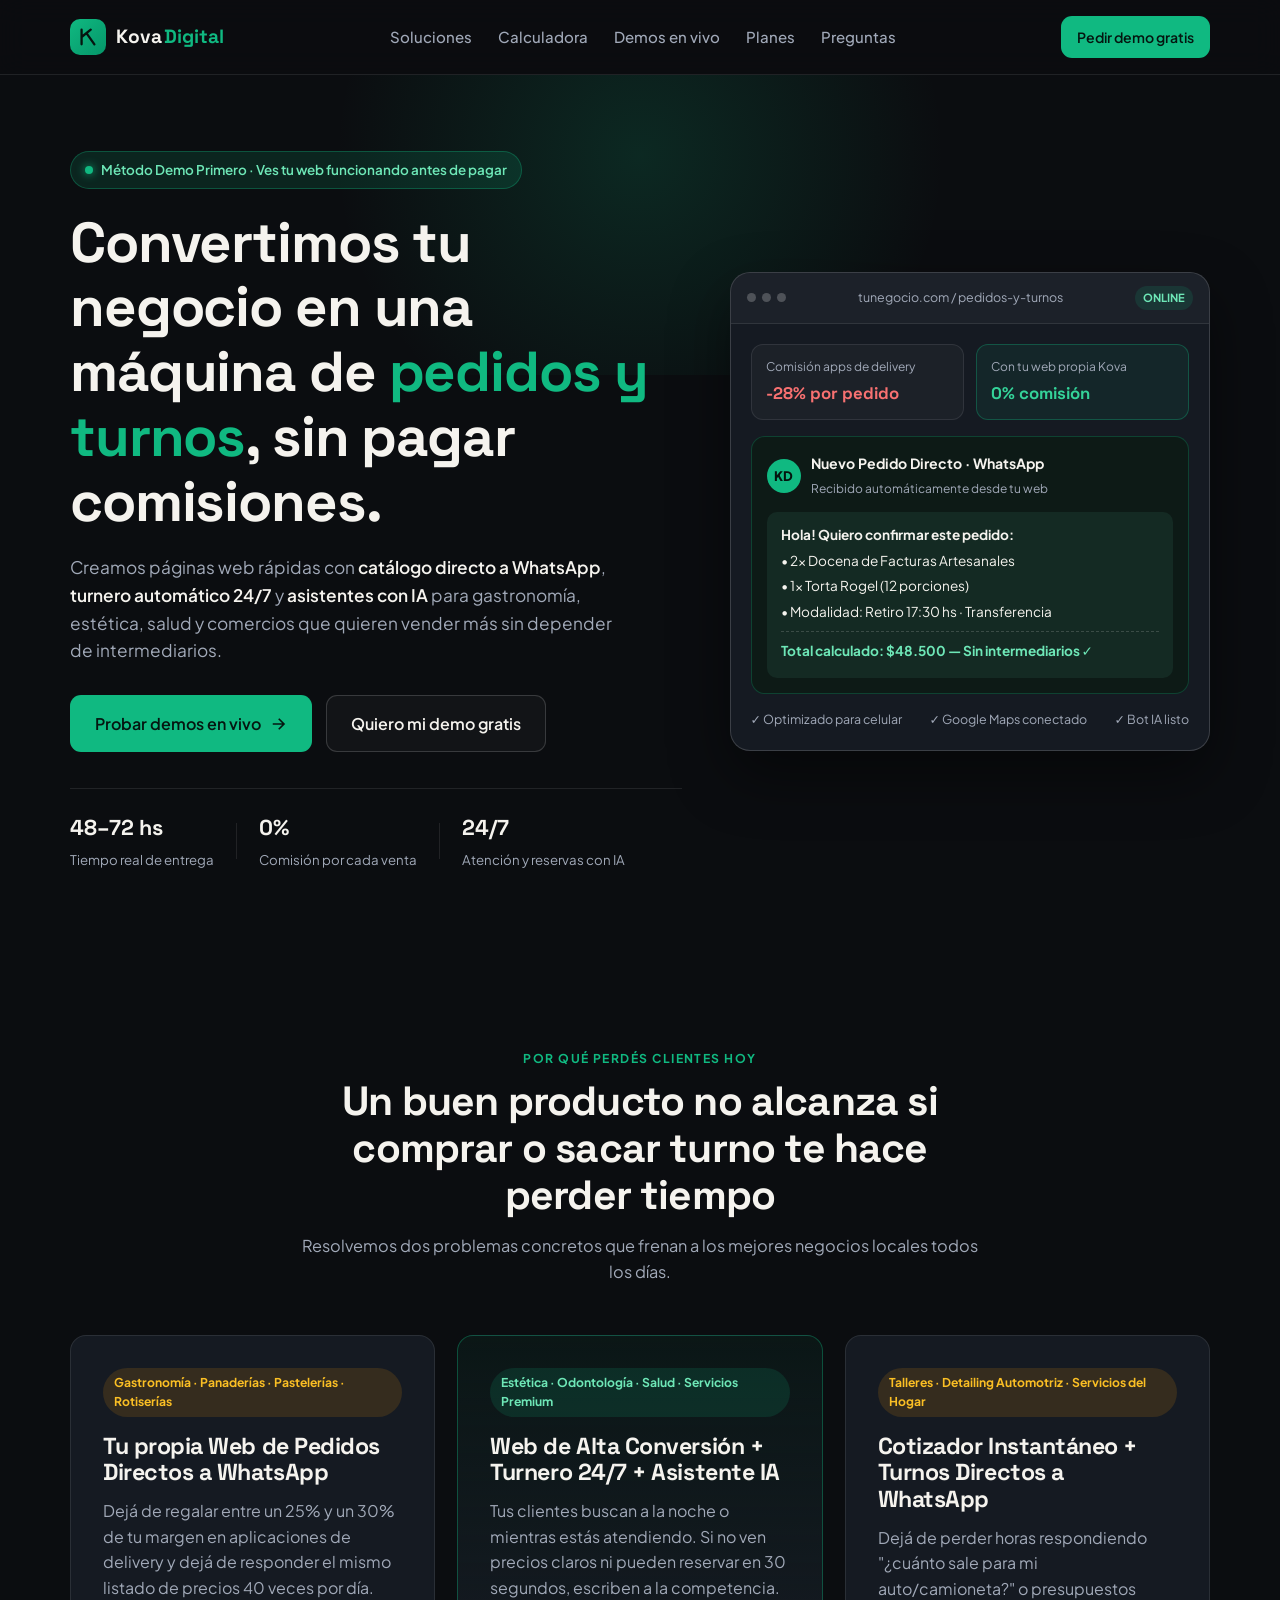
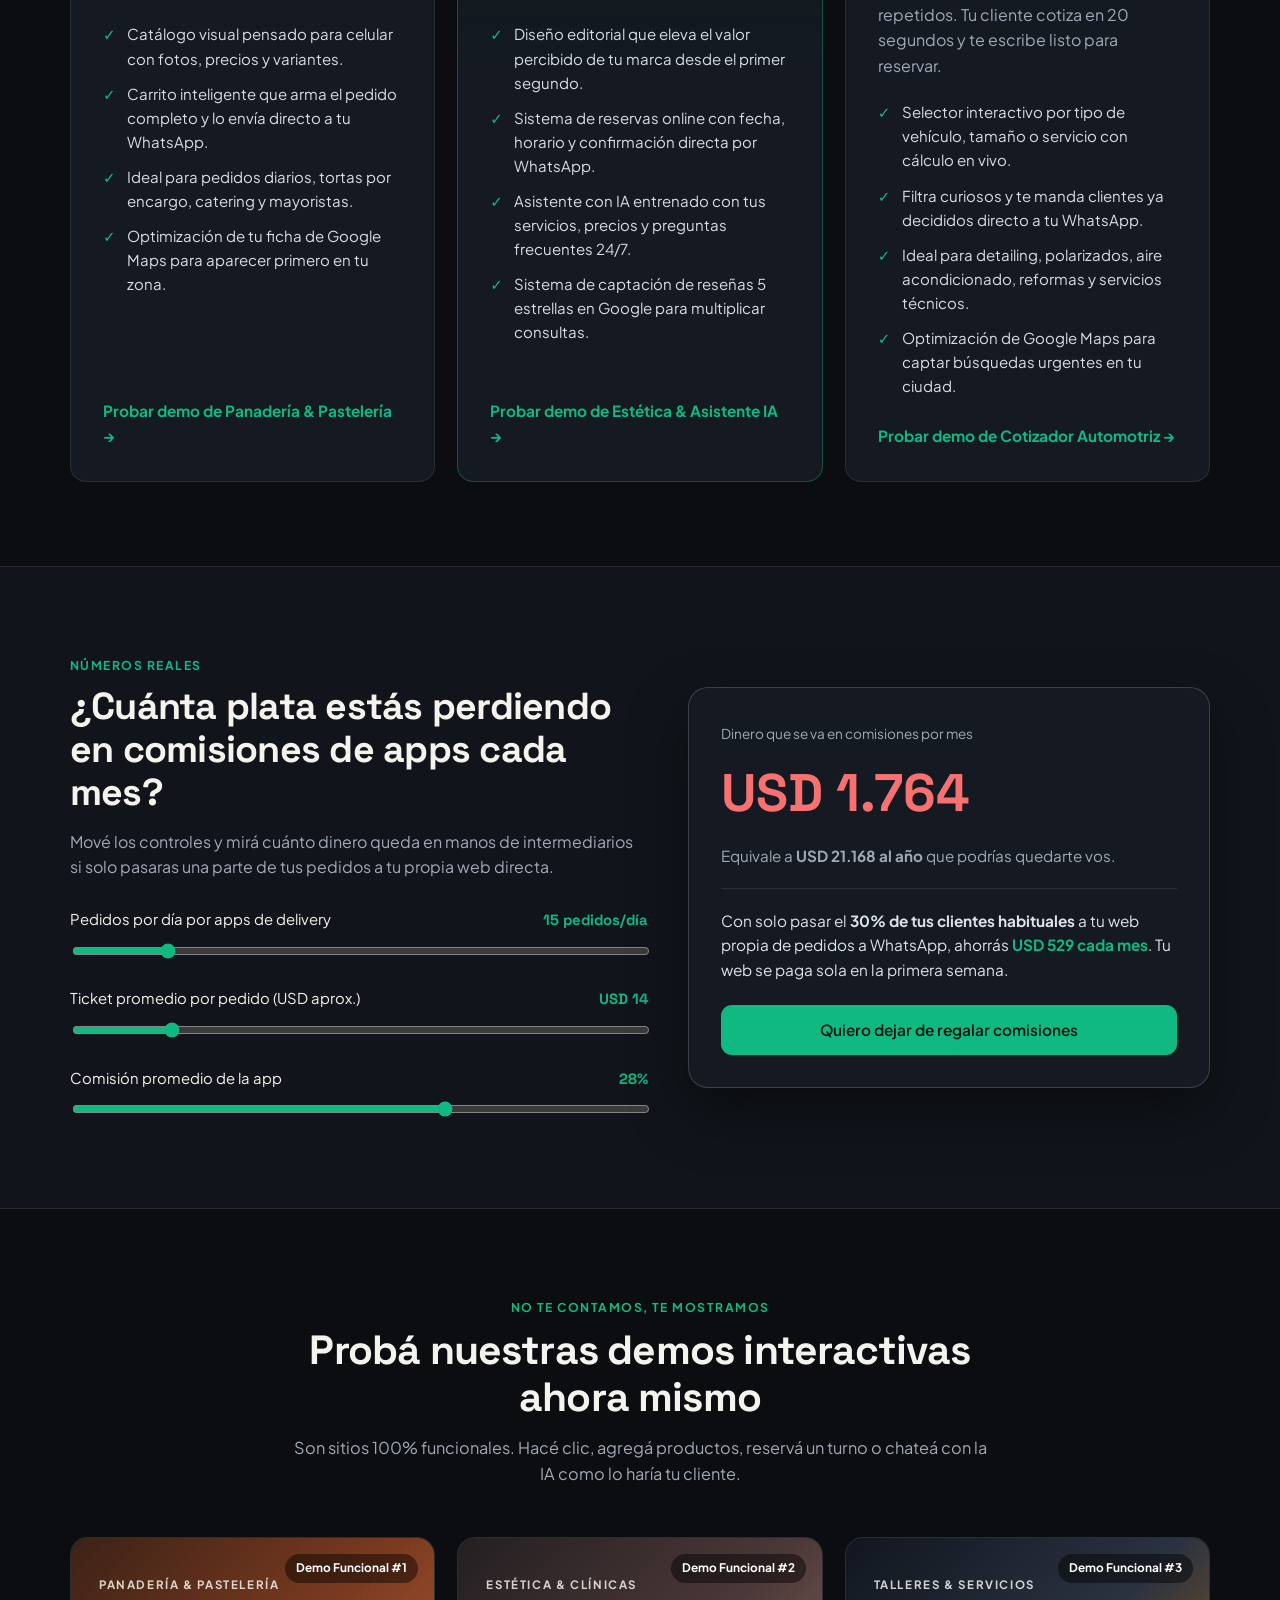
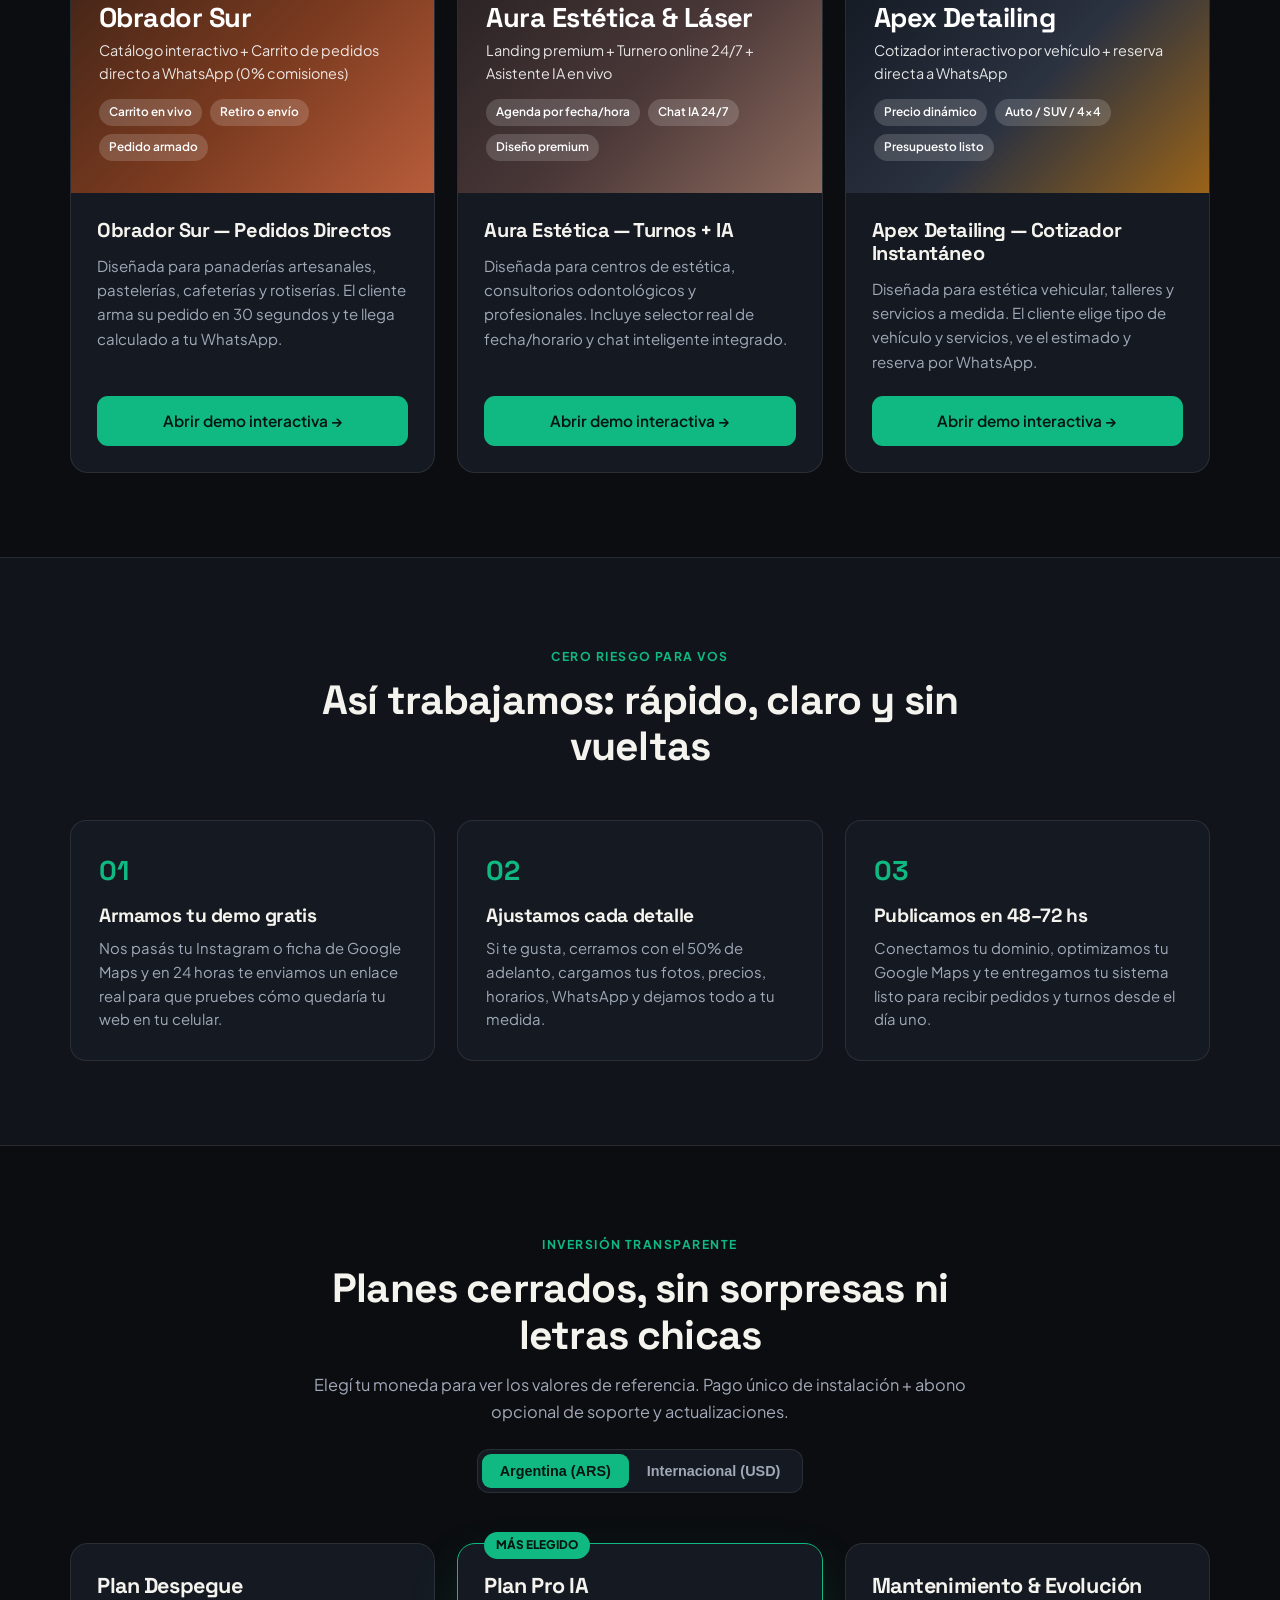
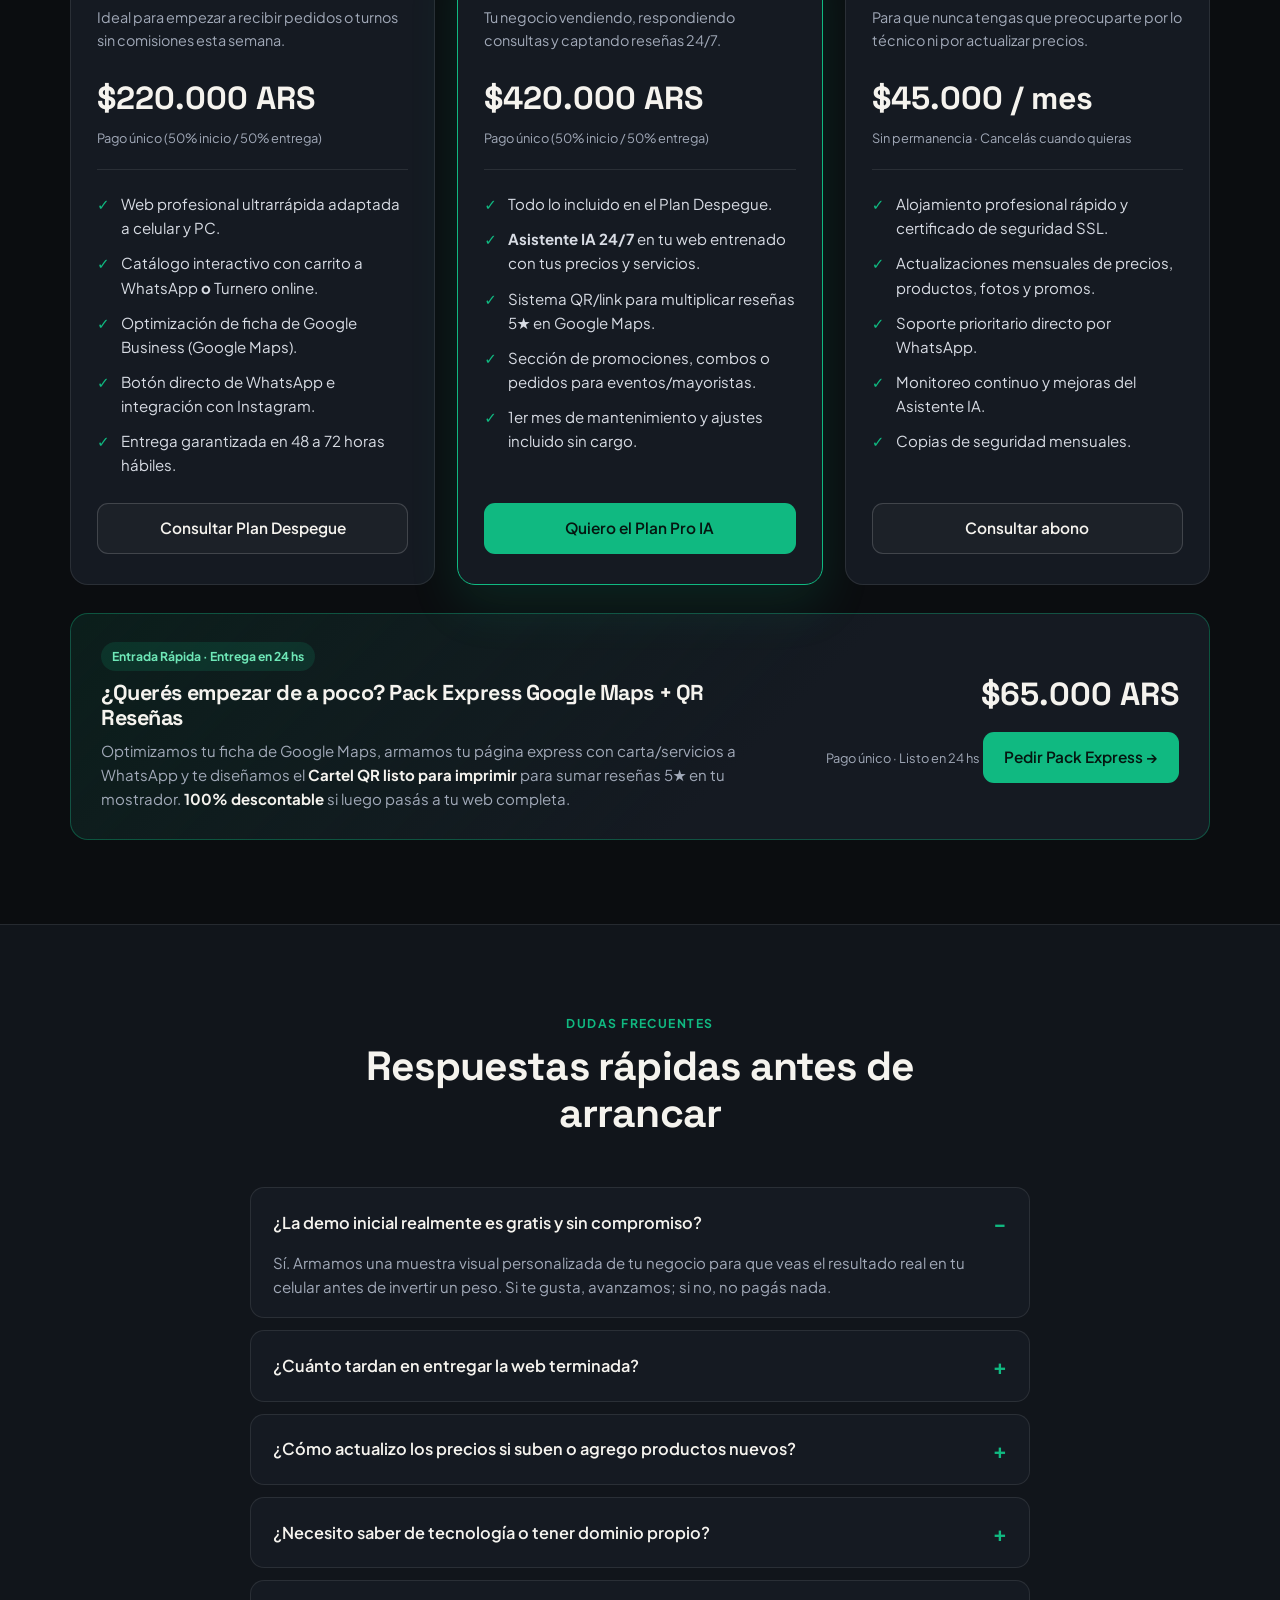
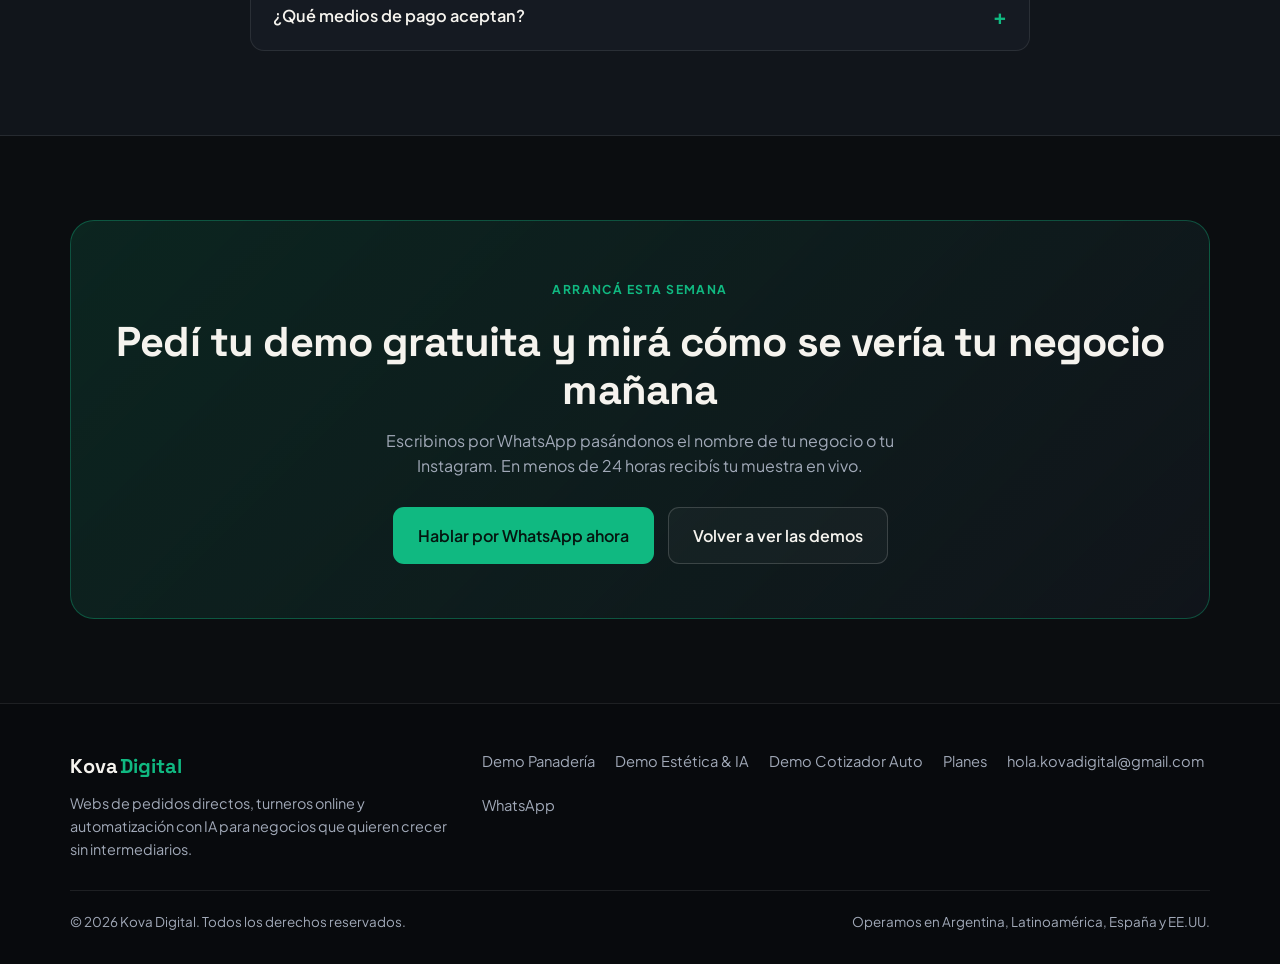
<file: index.html>
<!DOCTYPE html>
<html lang="es">
<head>
  <meta charset="UTF-8" />
  <meta name="viewport" content="width=device-width, initial-scale=1.0" />
  <title>Kova Digital — Webs de Pedidos Directos, Turneros y Asistentes IA</title>
  <meta name="description" content="Diseñamos páginas web de alta conversión, catálogos con pedidos directos a WhatsApp sin comisiones, turneros online y asistentes IA para negocios locales y pymes. Entrega en 48 a 72 horas." />
  <link rel="preconnect" href="https://fonts.googleapis.com" />
  <link rel="preconnect" href="https://fonts.gstatic.com" crossorigin />
  <link href="https://fonts.googleapis.com/css2?family=Plus+Jakarta+Sans:wght@400;500;600;700;800&family=Space+Grotesk:wght@500;600;700&display=swap" rel="stylesheet" />
  <link rel="stylesheet" href="styles.css" />
</head>
<body>
  <!-- Navegación -->
  <header class="navbar" id="top">
    <div class="container nav-inner">
      <a href="#top" class="brand" aria-label="Kova Digital Inicio">
        <span class="brand-mark" aria-hidden="true">
          <svg width="22" height="22" viewBox="0 0 24 24" fill="none">
            <path d="M5 4V20M5 12L15 4M10.5 8L19 20" stroke="currentColor" stroke-width="2.5" stroke-linecap="round" stroke-linejoin="round"/>
          </svg>
        </span>
        <span class="brand-name">Kova<span>Digital</span></span>
      </a>

      <nav class="nav-links" aria-label="Navegación principal">
        <a href="#soluciones">Soluciones</a>
        <a href="#calculadora">Calculadora</a>
        <a href="#demos">Demos en vivo</a>
        <a href="#planes">Planes</a>
        <a href="#faq">Preguntas</a>
      </nav>

      <div class="nav-actions">
        <a href="#contacto" class="btn btn-primary btn-sm" data-wa-link="Hola Kova Digital! Quiero pedir mi demo gratuita para mi negocio.">
          Pedir demo gratis
        </a>
        <button class="menu-toggle" id="menuToggle" aria-label="Abrir menú" aria-expanded="false">
          <span></span><span></span><span></span>
        </button>
      </div>
    </div>
    <div class="mobile-menu" id="mobileMenu">
      <a href="#soluciones">Soluciones</a>
      <a href="#calculadora">Calculadora de ahorro</a>
      <a href="#demos">Demos en vivo</a>
      <a href="#planes">Planes y precios</a>
      <a href="#faq">Preguntas frecuentes</a>
      <a href="#contacto" class="btn btn-primary" data-wa-link="Hola Kova Digital! Quiero pedir mi demo gratuita para mi negocio.">Pedir demo gratis</a>
    </div>
  </header>

  <main>
    <!-- Hero -->
    <section class="hero">
      <div class="hero-glow" aria-hidden="true"></div>
      <div class="container hero-grid">
        <div class="hero-content">
          <div class="pill">
            <span class="dot"></span>
            Método Demo Primero · Ves tu web funcionando antes de pagar
          </div>
          <h1>
            Convertimos tu negocio en una máquina de <span class="text-accent">pedidos y turnos</span>, sin pagar comisiones.
          </h1>
          <p class="hero-lead">
            Creamos páginas web rápidas con <strong>catálogo directo a WhatsApp</strong>, <strong>turnero automático 24/7</strong> y <strong>asistentes con IA</strong> para gastronomía, estética, salud y comercios que quieren vender más sin depender de intermediarios.
          </p>
          <div class="hero-cta">
            <a href="#demos" class="btn btn-primary btn-lg">
              Probar demos en vivo
              <svg width="18" height="18" viewBox="0 0 24 24" fill="none" stroke="currentColor" stroke-width="2.2"><path d="M5 12h14M13 5l7 7-7 7"/></svg>
            </a>
            <a href="#contacto" class="btn btn-outline btn-lg" data-wa-link="Hola Kova Digital! Quiero recibir una demo personalizada gratis para mi negocio.">
              Quiero mi demo gratis
            </a>
          </div>
          <div class="hero-proof">
            <div class="proof-item">
              <strong>48–72 hs</strong>
              <span>Tiempo real de entrega</span>
            </div>
            <div class="proof-divider"></div>
            <div class="proof-item">
              <strong>0%</strong>
              <span>Comisión por cada venta</span>
            </div>
            <div class="proof-divider"></div>
            <div class="proof-item">
              <strong>24/7</strong>
              <span>Atención y reservas con IA</span>
            </div>
          </div>
        </div>

        <div class="hero-visual">
          <div class="mockup-card">
            <div class="mockup-bar">
              <div class="dots"><span></span><span></span><span></span></div>
              <span class="mockup-url">tunegocio.com / pedidos-y-turnos</span>
              <span class="badge-live">ONLINE</span>
            </div>
            <div class="mockup-body">
              <div class="metric-row">
                <div class="mini-stat">
                  <span class="mini-label">Comisión apps de delivery</span>
                  <strong class="mini-val danger">-28% por pedido</strong>
                </div>
                <div class="mini-stat highlight">
                  <span class="mini-label">Con tu web propia Kova</span>
                  <strong class="mini-val success">0% comisión</strong>
                </div>
              </div>
              <div class="wa-preview">
                <div class="wa-header">
                  <div class="wa-avatar">KD</div>
                  <div>
                    <strong>Nuevo Pedido Directo · WhatsApp</strong>
                    <span>Recibido automáticamente desde tu web</span>
                  </div>
                </div>
                <div class="wa-bubble">
                  <p><strong>Hola! Quiero confirmar este pedido:</strong></p>
                  <p>• 2x Docena de Facturas Artesanales</p>
                  <p>• 1x Torta Rogel (12 porciones)</p>
                  <p>• Modalidad: Retiro 17:30 hs · Transferencia</p>
                  <p class="wa-total">Total calculado: $48.500 — Sin intermediarios ✓</p>
                </div>
              </div>
              <div class="mockup-footer">
                <span>✓ Optimizado para celular</span>
                <span>✓ Google Maps conectado</span>
                <span>✓ Bot IA listo</span>
              </div>
            </div>
          </div>
        </div>
      </div>
    </section>

    <!-- Problema vs Solución -->
    <section class="section" id="soluciones">
      <div class="container">
        <div class="section-head">
          <span class="eyebrow">Por qué perdés clientes hoy</span>
          <h2>Un buen producto no alcanza si comprar o sacar turno te hace perder tiempo</h2>
          <p>Resolvemos dos problemas concretos que frenan a los mejores negocios locales todos los días.</p>
        </div>

        <div class="solutions-grid">
          <article class="solution-card">
            <div class="card-tag">Gastronomía · Panaderías · Pastelerías · Rotiserías</div>
            <h3>Tu propia Web de Pedidos Directos a WhatsApp</h3>
            <p class="card-desc">
              Dejá de regalar entre un 25% y un 30% de tu margen en aplicaciones de delivery y dejá de responder el mismo listado de precios 40 veces por día.
            </p>
            <ul class="check-list">
              <li>Catálogo visual pensado para celular con fotos, precios y variantes.</li>
              <li>Carrito inteligente que arma el pedido completo y lo envía directo a tu WhatsApp.</li>
              <li>Ideal para pedidos diarios, tortas por encargo, catering y mayoristas.</li>
              <li>Optimización de tu ficha de Google Maps para aparecer primero en tu zona.</li>
            </ul>
            <a href="./demos/panaderia/index.html" class="card-link">
              Probar demo de Panadería & Pastelería →
            </a>
          </article>

          <article class="solution-card featured">
            <div class="card-tag accent">Estética · Odontología · Salud · Servicios Premium</div>
            <h3>Web de Alta Conversión + Turnero 24/7 + Asistente IA</h3>
            <p class="card-desc">
              Tus clientes buscan a la noche o mientras estás atendiendo. Si no ven precios claros ni pueden reservar en 30 segundos, escriben a la competencia.
            </p>
            <ul class="check-list">
              <li>Diseño editorial que eleva el valor percibido de tu marca desde el primer segundo.</li>
              <li>Sistema de reservas online con fecha, horario y confirmación directa por WhatsApp.</li>
              <li>Asistente con IA entrenado con tus servicios, precios y preguntas frecuentes 24/7.</li>
              <li>Sistema de captación de reseñas 5 estrellas en Google para multiplicar consultas.</li>
            </ul>
            <a href="./demos/estetica/index.html" class="card-link">
              Probar demo de Estética & Asistente IA →
            </a>
          </article>

          <article class="solution-card">
            <div class="card-tag warm">Talleres · Detailing Automotriz · Servicios del Hogar</div>
            <h3>Cotizador Instantáneo + Turnos Directos a WhatsApp</h3>
            <p class="card-desc">
              Dejá de perder horas respondiendo "¿cuánto sale para mi auto/camioneta?" o presupuestos repetidos. Tu cliente cotiza en 20 segundos y te escribe listo para reservar.
            </p>
            <ul class="check-list">
              <li>Selector interactivo por tipo de vehículo, tamaño o servicio con cálculo en vivo.</li>
              <li>Filtra curiosos y te manda clientes ya decididos directo a tu WhatsApp.</li>
              <li>Ideal para detailing, polarizados, aire acondicionado, reformas y servicios técnicos.</li>
              <li>Optimización de Google Maps para captar búsquedas urgentes en tu ciudad.</li>
            </ul>
            <a href="./demos/automotriz/index.html" class="card-link">
              Probar demo de Cotizador Automotriz →
            </a>
          </article>
        </div>
      </div>
    </section>

    <!-- Calculadora de Ahorro -->
    <section class="section section-alt" id="calculadora">
      <div class="container">
        <div class="calc-wrapper">
          <div class="calc-info">
            <span class="eyebrow">Números reales</span>
            <h2>¿Cuánta plata estás perdiendo en comisiones de apps cada mes?</h2>
            <p>
              Mové los controles y mirá cuánto dinero queda en manos de intermediarios si solo pasaras una parte de tus pedidos a tu propia web directa.
            </p>
            <div class="calc-controls">
              <div class="control-group">
                <div class="control-top">
                  <label for="ordersPerDay">Pedidos por día por apps de delivery</label>
                  <strong id="ordersValue">15 pedidos/día</strong>
                </div>
                <input type="range" id="ordersPerDay" min="3" max="80" value="15" />
              </div>

              <div class="control-group">
                <div class="control-top">
                  <label for="avgTicket">Ticket promedio por pedido (USD aprox.)</label>
                  <strong id="ticketValue">USD 14</strong>
                </div>
                <input type="range" id="avgTicket" min="5" max="60" value="14" />
              </div>

              <div class="control-group">
                <div class="control-top">
                  <label for="commissionRate">Comisión promedio de la app</label>
                  <strong id="commissionValue">28%</strong>
                </div>
                <input type="range" id="commissionRate" min="15" max="35" value="28" />
              </div>
            </div>
          </div>

          <div class="calc-result">
            <div class="result-box">
              <span class="result-label">Dinero que se va en comisiones por mes</span>
              <div class="result-number danger" id="monthlyLoss">USD 1.764</div>
              <p class="result-sub">Equivale a <strong id="yearlyLoss">USD 21.168 al año</strong> que podrías quedarte vos.</p>
              <div class="result-divider"></div>
              <p class="result-note">
                Con solo pasar el <strong>30% de tus clientes habituales</strong> a tu web propia de pedidos a WhatsApp, ahorrás <strong class="text-accent" id="monthlySaved">USD 529 cada mes</strong>. Tu web se paga sola en la primera semana.
              </p>
              <a href="#contacto" class="btn btn-primary btn-block" data-wa-link="Hola Kova Digital! Usé la calculadora de comisiones y quiero una demo gratis para mi negocio.">
                Quiero dejar de regalar comisiones
              </a>
            </div>
          </div>
        </div>
      </div>
    </section>

    <!-- Demos Interactivas -->
    <section class="section" id="demos">
      <div class="container">
        <div class="section-head">
          <span class="eyebrow">No te contamos, te mostramos</span>
          <h2>Probá nuestras demos interactivas ahora mismo</h2>
          <p>Son sitios 100% funcionales. Hacé clic, agregá productos, reservá un turno o chateá con la IA como lo haría tu cliente.</p>
        </div>

        <div class="demos-grid">
          <article class="demo-card">
            <div class="demo-thumb thumb-bakery">
              <div class="demo-badge">Demo Funcional #1</div>
              <div class="thumb-ui">
                <span class="thumb-kicker">PANADERÍA & PASTELERÍA</span>
                <h4>Obrador Sur</h4>
                <p>Catálogo interactivo + Carrito de pedidos directo a WhatsApp (0% comisiones)</p>
                <div class="thumb-pills">
                  <span>Carrito en vivo</span>
                  <span>Retiro o envío</span>
                  <span>Pedido armado</span>
                </div>
              </div>
            </div>
            <div class="demo-body">
              <h3>Obrador Sur — Pedidos Directos</h3>
              <p>Diseñada para panaderías artesanales, pastelerías, cafeterías y rotiserías. El cliente arma su pedido en 30 segundos y te llega calculado a tu WhatsApp.</p>
              <a href="./demos/panaderia/index.html" class="btn btn-primary btn-block">Abrir demo interactiva →</a>
            </div>
          </article>

          <article class="demo-card">
            <div class="demo-thumb thumb-aesthetics">
              <div class="demo-badge">Demo Funcional #2</div>
              <div class="thumb-ui">
                <span class="thumb-kicker">ESTÉTICA & CLÍNICAS</span>
                <h4>Aura Estética & Láser</h4>
                <p>Landing premium + Turnero online 24/7 + Asistente IA en vivo</p>
                <div class="thumb-pills">
                  <span>Agenda por fecha/hora</span>
                  <span>Chat IA 24/7</span>
                  <span>Diseño premium</span>
                </div>
              </div>
            </div>
            <div class="demo-body">
              <h3>Aura Estética — Turnos + IA</h3>
              <p>Diseñada para centros de estética, consultorios odontológicos y profesionales. Incluye selector real de fecha/horario y chat inteligente integrado.</p>
              <a href="./demos/estetica/index.html" class="btn btn-primary btn-block">Abrir demo interactiva →</a>
            </div>
          </article>

          <article class="demo-card">
            <div class="demo-thumb thumb-auto">
              <div class="demo-badge">Demo Funcional #3</div>
              <div class="thumb-ui">
                <span class="thumb-kicker">TALLERES & SERVICIOS</span>
                <h4>Apex Detailing</h4>
                <p>Cotizador interactivo por vehículo + reserva directa a WhatsApp</p>
                <div class="thumb-pills">
                  <span>Precio dinámico</span>
                  <span>Auto / SUV / 4x4</span>
                  <span>Presupuesto listo</span>
                </div>
              </div>
            </div>
            <div class="demo-body">
              <h3>Apex Detailing — Cotizador Instantáneo</h3>
              <p>Diseñada para estética vehicular, talleres y servicios a medida. El cliente elige tipo de vehículo y servicios, ve el estimado y reserva por WhatsApp.</p>
              <a href="./demos/automotriz/index.html" class="btn btn-primary btn-block">Abrir demo interactiva →</a>
            </div>
          </article>
        </div>
      </div>
    </section>

    <!-- Proceso -->
    <section class="section section-alt">
      <div class="container">
        <div class="section-head">
          <span class="eyebrow">Cero riesgo para vos</span>
          <h2>Así trabajamos: rápido, claro y sin vueltas</h2>
        </div>

        <div class="steps-grid">
          <div class="step-card">
            <span class="step-num">01</span>
            <h3>Armamos tu demo gratis</h3>
            <p>Nos pasás tu Instagram o ficha de Google Maps y en 24 horas te enviamos un enlace real para que pruebes cómo quedaría tu web en tu celular.</p>
          </div>
          <div class="step-card">
            <span class="step-num">02</span>
            <h3>Ajustamos cada detalle</h3>
            <p>Si te gusta, cerramos con el 50% de adelanto, cargamos tus fotos, precios, horarios, WhatsApp y dejamos todo a tu medida.</p>
          </div>
          <div class="step-card">
            <span class="step-num">03</span>
            <h3>Publicamos en 48–72 hs</h3>
            <p>Conectamos tu dominio, optimizamos tu Google Maps y te entregamos tu sistema listo para recibir pedidos y turnos desde el día uno.</p>
          </div>
        </div>
      </div>
    </section>

    <!-- Planes y Precios -->
    <section class="section" id="planes">
      <div class="container">
        <div class="section-head">
          <span class="eyebrow">Inversión transparente</span>
          <h2>Planes cerrados, sin sorpresas ni letras chicas</h2>
          <p>Elegí tu moneda para ver los valores de referencia. Pago único de instalación + abono opcional de soporte y actualizaciones.</p>

          <div class="currency-toggle" role="group" aria-label="Selector de moneda">
            <button class="toggle-btn active" data-currency="ARS">Argentina (ARS)</button>
            <button class="toggle-btn" data-currency="USD">Internacional (USD)</button>
          </div>
        </div>

        <div class="pricing-grid">
          <article class="price-card">
            <div class="price-head">
              <h3>Plan Despegue</h3>
              <p>Ideal para empezar a recibir pedidos o turnos sin comisiones esta semana.</p>
              <div class="price-amount">
                <span class="price-main" data-ars="$220.000 ARS" data-usd="USD 390">$220.000 ARS</span>
                <span class="price-note">Pago único (50% inicio / 50% entrega)</span>
              </div>
            </div>
            <ul class="check-list">
              <li>Web profesional ultrarrápida adaptada a celular y PC.</li>
              <li>Catálogo interactivo con carrito a WhatsApp <strong>o</strong> Turnero online.</li>
              <li>Optimización de ficha de Google Business (Google Maps).</li>
              <li>Botón directo de WhatsApp e integración con Instagram.</li>
              <li>Entrega garantizada en 48 a 72 horas hábiles.</li>
            </ul>
            <a href="#contacto" class="btn btn-outline btn-block" data-wa-link="Hola Kova Digital! Me interesa el Plan Despegue para mi negocio.">
              Consultar Plan Despegue
            </a>
          </article>

          <article class="price-card popular">
            <div class="popular-badge">Más elegido</div>
            <div class="price-head">
              <h3>Plan Pro IA</h3>
              <p>Tu negocio vendiendo, respondiendo consultas y captando reseñas 24/7.</p>
              <div class="price-amount">
                <span class="price-main" data-ars="$420.000 ARS" data-usd="USD 750">$420.000 ARS</span>
                <span class="price-note">Pago único (50% inicio / 50% entrega)</span>
              </div>
            </div>
            <ul class="check-list">
              <li>Todo lo incluido en el Plan Despegue.</li>
              <li><strong>Asistente IA 24/7</strong> en tu web entrenado con tus precios y servicios.</li>
              <li>Sistema QR/link para multiplicar reseñas 5★ en Google Maps.</li>
              <li>Sección de promociones, combos o pedidos para eventos/mayoristas.</li>
              <li>1er mes de mantenimiento y ajustes incluido sin cargo.</li>
            </ul>
            <a href="#contacto" class="btn btn-primary btn-block" data-wa-link="Hola Kova Digital! Quiero armar una demo gratis con el Plan Pro IA.">
              Quiero el Plan Pro IA
            </a>
          </article>

          <article class="price-card">
            <div class="price-head">
              <h3>Mantenimiento & Evolución</h3>
              <p>Para que nunca tengas que preocuparte por lo técnico ni por actualizar precios.</p>
              <div class="price-amount">
                <span class="price-main" data-ars="$45.000 / mes" data-usd="USD 75 / mes">$45.000 / mes</span>
                <span class="price-note">Sin permanencia · Cancelás cuando quieras</span>
              </div>
            </div>
            <ul class="check-list">
              <li>Alojamiento profesional rápido y certificado de seguridad SSL.</li>
              <li>Actualizaciones mensuales de precios, productos, fotos y promos.</li>
              <li>Soporte prioritario directo por WhatsApp.</li>
              <li>Monitoreo continuo y mejoras del Asistente IA.</li>
              <li>Copias de seguridad mensuales.</li>
            </ul>
            <a href="#contacto" class="btn btn-outline btn-block" data-wa-link="Hola Kova Digital! Quiero consultar sobre el mantenimiento mensual.">
              Consultar abono
            </a>
          </article>
        </div>

        <div class="express-banner">
          <div class="express-info">
            <span class="card-tag accent" style="margin-bottom:10px;">Entrada Rápida · Entrega en 24 hs</span>
            <h3>¿Querés empezar de a poco? Pack Express Google Maps + QR Reseñas</h3>
            <p>Optimizamos tu ficha de Google Maps, armamos tu página express con carta/servicios a WhatsApp y te diseñamos el <strong>Cartel QR listo para imprimir</strong> para sumar reseñas 5★ en tu mostrador. <strong>100% descontable</strong> si luego pasás a tu web completa.</p>
          </div>
          <div class="express-cta">
            <span class="price-main" data-ars="$65.000 ARS" data-usd="USD 85">$65.000 ARS</span>
            <span class="price-note">Pago único · Listo en 24 hs</span>
            <a href="#contacto" class="btn btn-primary" style="margin-top:12px;" data-wa-link="Hola Kova Digital! Me interesa el Pack Express (Google Maps + QR Reseñas + Link a WhatsApp).">
              Pedir Pack Express →
            </a>
          </div>
        </div>
      </div>
    </section>

    <!-- FAQ -->
    <section class="section section-alt" id="faq">
      <div class="container faq-container">
        <div class="section-head">
          <span class="eyebrow">Dudas frecuentes</span>
          <h2>Respuestas rápidas antes de arrancar</h2>
        </div>

        <div class="faq-list">
          <details class="faq-item" open>
            <summary>¿La demo inicial realmente es gratis y sin compromiso?</summary>
            <p>Sí. Armamos una muestra visual personalizada de tu negocio para que veas el resultado real en tu celular antes de invertir un peso. Si te gusta, avanzamos; si no, no pagás nada.</p>
          </details>
          <details class="faq-item">
            <summary>¿Cuánto tardan en entregar la web terminada?</summary>
            <p>Una vez que aprobás la demo y nos pasás tus productos, servicios y precios, publicamos la versión definitiva en 48 a 72 horas hábiles.</p>
          </details>
          <details class="faq-item">
            <summary>¿Cómo actualizo los precios si suben o agrego productos nuevos?</summary>
            <p>Si contás con el plan de mantenimiento mensual, nos mandás un audio o mensaje por WhatsApp y actualizamos tus precios en el día. También podemos dejarte una planilla simple si preferís gestionarlo vos.</p>
          </details>
          <details class="faq-item">
            <summary>¿Necesito saber de tecnología o tener dominio propio?</summary>
            <p>Para nada. Nosotros nos encargamos de todo lo técnico. Si ya tenés dominio (`.com` o `.com.ar`) lo conectamos; si no, te guiamos paso a paso para registrar el tuyo a tu nombre.</p>
          </details>
          <details class="faq-item">
            <summary>¿Qué medios de pago aceptan?</summary>
            <p>En Argentina aceptamos transferencia bancaria y Mercado Pago. Para clientes en Uruguay, Chile, España, México y EE.UU. aceptamos transferencia internacional en USD, PayPal y Wise.</p>
          </details>
        </div>
      </div>
    </section>

    <!-- CTA Final -->
    <section class="section cta-section" id="contacto">
      <div class="container">
        <div class="cta-box">
          <span class="eyebrow">Arrancá esta semana</span>
          <h2>Pedí tu demo gratuita y mirá cómo se vería tu negocio mañana</h2>
          <p>Escribinos por WhatsApp pasándonos el nombre de tu negocio o tu Instagram. En menos de 24 horas recibís tu muestra en vivo.</p>
          <div class="cta-actions">
            <a href="#" class="btn btn-primary btn-lg" data-wa-link="Hola Kova Digital! Quiero pedir mi demo gratis. Mi negocio se llama: ">
              Hablar por WhatsApp ahora
            </a>
            <a href="#demos" class="btn btn-outline btn-lg">Volver a ver las demos</a>
          </div>
        </div>
      </div>
    </section>
  </main>

  <footer class="footer">
    <div class="container footer-inner">
      <div class="footer-brand">
        <span class="brand-name">Kova<span>Digital</span></span>
        <p>Webs de pedidos directos, turneros online y automatización con IA para negocios que quieren crecer sin intermediarios.</p>
      </div>
      <div class="footer-links">
        <a href="./demos/panaderia/index.html">Demo Panadería</a>
        <a href="./demos/estetica/index.html">Demo Estética & IA</a>
        <a href="./demos/automotriz/index.html">Demo Cotizador Auto</a>
        <a href="#planes">Planes</a>
        <a href="mailto:hola.kovadigital@gmail.com">hola.kovadigital@gmail.com</a>
        <a href="#contacto" data-wa-link="Hola Kova Digital! Tengo una consulta.">WhatsApp</a>
      </div>
    </div>
    <div class="container footer-bottom">
      <span>© <span id="year"></span> Kova Digital. Todos los derechos reservados.</span>
      <span>Operamos en Argentina, Latinoamérica, España y EE.UU.</span>
    </div>
  </footer>

  <script src="main.js"></script>
</body>
</html>
</file>
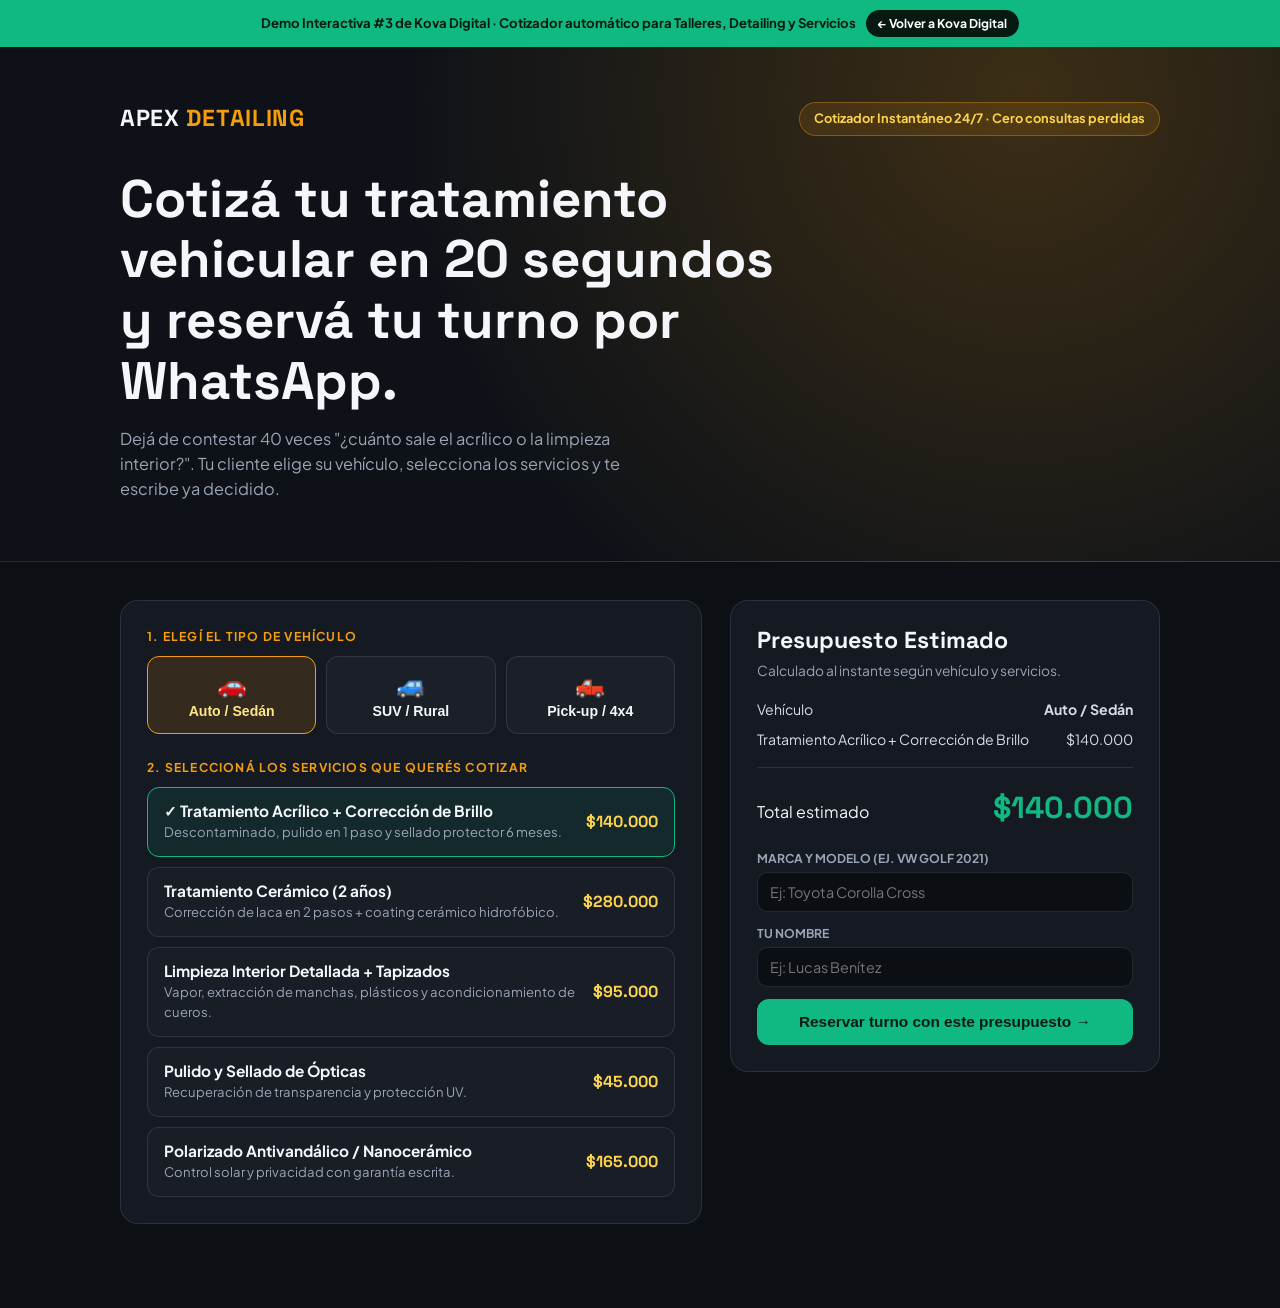
<file: demos/automotriz/index.html>
<!DOCTYPE html>
<html lang="es">
<head>
  <meta charset="UTF-8" />
  <meta name="viewport" content="width=device-width, initial-scale=1.0" />
  <title>Apex Detailing — Cotizador Instantáneo y Turnos a WhatsApp | Demo Kova Digital</title>
  <link rel="preconnect" href="https://fonts.googleapis.com" />
  <link rel="preconnect" href="https://fonts.gstatic.com" crossorigin />
  <link href="https://fonts.googleapis.com/css2?family=Plus+Jakarta+Sans:wght@400;500;600;700;800&family=Space+Grotesk:wght@600;700&display=swap" rel="stylesheet" />
  <style>
    :root { --bg:#0c0f14; --card:#141922; --ink:#f4f6fa; --muted:#9aa4b5; --accent:#f59e0b; --accent-d:#d97706; --green:#10b981; --border:rgba(255,255,255,.1); }
    * { box-sizing:border-box; }
    body { margin:0; font-family:'Plus Jakarta Sans',system-ui,sans-serif; background:var(--bg); color:var(--ink); line-height:1.55; padding-bottom:84px; }
    h1,h2,h3 { font-family:'Space Grotesk',sans-serif; margin:0; line-height:1.15; }
    a { color:inherit; text-decoration:none; }
    .kova-bar { background:#10b981; color:#041a12; padding:10px 16px; font-size:.82rem; font-weight:700; display:flex; justify-content:center; align-items:center; flex-wrap:wrap; gap:10px; text-align:center; }
    .kova-bar a { background:#061a12; color:#fff; padding:4px 12px; border-radius:999px; font-size:.76rem; }
    .wrap { width:min(1040px,92%); margin:0 auto; }
    .hero { background:radial-gradient(circle at 80% 10%, rgba(245,158,11,.2), transparent 55%), #0e1218; padding:54px 0 60px; border-bottom:1px solid var(--border); }
    .top { display:flex; justify-content:space-between; align-items:center; flex-wrap:wrap; gap:12px; margin-bottom:32px; }
    .logo { font-family:'Space Grotesk',sans-serif; font-size:1.45rem; font-weight:700; letter-spacing:.03em; }
    .logo span { color:var(--accent); }
    .pill { border:1px solid rgba(245,158,11,.35); background:rgba(245,158,11,.12); color:#fcd34d; padding:6px 14px; border-radius:999px; font-size:.8rem; font-weight:700; }
    .hero h1 { font-size:clamp(2.1rem,4.5vw,3.3rem); max-width:690px; margin-bottom:14px; }
    .hero p { color:var(--muted); max-width:560px; margin:0; font-size:1.02rem; }
    .grid { display:grid; grid-template-columns:1.15fr .85fr; gap:28px; margin-top:38px; align-items:start; }
    .panel { background:var(--card); border:1px solid var(--border); border-radius:18px; padding:26px; }
    .step-label { display:block; font-size:.76rem; text-transform:uppercase; letter-spacing:.1em; color:var(--accent); font-weight:700; margin-bottom:10px; }
    .veh-grid { display:grid; grid-template-columns:repeat(3,1fr); gap:10px; margin-bottom:24px; }
    .vbtn { background:rgba(255,255,255,.03); border:1px solid var(--border); color:var(--ink); border-radius:12px; padding:14px 10px; text-align:center; cursor:pointer; font-weight:600; font-size:.88rem; }
    .vbtn span { display:block; font-size:1.5rem; margin-bottom:4px; }
    .vbtn.active { border-color:var(--accent); background:rgba(245,158,11,.14); color:#fde68a; }
    .srv-list { display:flex; flex-direction:column; gap:10px; }
    .sitem { display:flex; justify-content:space-between; align-items:center; gap:12px; padding:14px 16px; border:1px solid var(--border); border-radius:12px; background:rgba(255,255,255,.02); cursor:pointer; }
    .sitem.checked { border-color:var(--green); background:rgba(16,185,129,.1); }
    .sitem h3 { font-family:'Plus Jakarta Sans',sans-serif; font-size:.96rem; margin-bottom:2px; }
    .sitem p { margin:0; font-size:.82rem; color:var(--muted); }
    .sprice { font-family:'Space Grotesk',sans-serif; font-weight:700; color:#fcd34d; white-space:nowrap; }
    .summary { position:sticky; top:18px; }
    .summary h2 { font-size:1.45rem; margin-bottom:6px; }
    .sub { color:var(--muted); font-size:.86rem; margin:0 0 18px; }
    .sum-lines { display:flex; flex-direction:column; gap:8px; margin-bottom:16px; padding-bottom:16px; border-bottom:1px solid var(--border); font-size:.88rem; }
    .sline { display:flex; justify-content:space-between; color:#d5dce7; }
    .total-box { display:flex; justify-content:space-between; align-items:baseline; margin-bottom:18px; }
    .total-box strong { font-family:'Space Grotesk',sans-serif; font-size:1.9rem; color:var(--green); }
    .fg { margin-bottom:12px; }
    .fg label { display:block; font-size:.76rem; color:var(--muted); font-weight:700; margin-bottom:4px; text-transform:uppercase; }
    .fg input { width:100%; background:#0b0e13; border:1px solid var(--border); color:#fff; border-radius:10px; padding:10px 12px; font-family:inherit; font-size:.9rem; }
    .cta { width:100%; background:var(--green); color:#041c13; border:none; border-radius:12px; padding:14px; font-weight:800; font-size:.96rem; cursor:pointer; }
    .cta:disabled { opacity:.45; cursor:not-allowed; }
    .preview { display:none; margin-top:14px; background:#0d211a; border:1px solid rgba(16,185,129,.35); border-radius:12px; padding:14px; font-size:.84rem; }
    .preview.show { display:block; }
    .preview pre { white-space:pre-wrap; font-family:inherit; margin:0 0 10px; color:#d1fae5; }
    @media(max-width:860px){ .grid{ grid-template-columns:1fr; } .summary{ position:static; } }
  </style>
</head>
<body>
  <div class="kova-bar">
    <span>Demo Interactiva #3 de Kova Digital · Cotizador automático para Talleres, Detailing y Servicios</span>
    <a href="../../index.html">← Volver a Kova Digital</a>
  </div>

  <header class="hero">
    <div class="wrap">
      <div class="top">
        <div class="logo">APEX <span>DETAILING</span></div>
        <div class="pill">Cotizador Instantáneo 24/7 · Cero consultas perdidas</div>
      </div>
      <h1>Cotizá tu tratamiento vehicular en 20 segundos y reservá tu turno por WhatsApp.</h1>
      <p>Dejá de contestar 40 veces "¿cuánto sale el acrílico o la limpieza interior?". Tu cliente elige su vehículo, selecciona los servicios y te escribe ya decidido.</p>
    </div>
  </header>

  <main class="wrap grid">
    <section class="panel">
      <span class="step-label">1. Elegí el tipo de vehículo</span>
      <div class="veh-grid" id="vehGrid">
        <button type="button" class="vbtn active" data-mult="1" data-label="Auto / Sedán"><span>🚗</span>Auto / Sedán</button>
        <button type="button" class="vbtn" data-mult="1.2" data-label="SUV / Rural"><span>🚙</span>SUV / Rural</button>
        <button type="button" class="vbtn" data-mult="1.35" data-label="Pick-up / 4x4"><span>🛻</span>Pick-up / 4x4</button>
      </div>

      <span class="step-label">2. Seleccioná los servicios que querés cotizar</span>
      <div class="srv-list" id="srvList"></div>
    </section>

    <aside class="panel summary">
      <h2>Presupuesto Estimado</h2>
      <p class="sub">Calculado al instante según vehículo y servicios.</p>
      <div class="sum-lines" id="sumLines"></div>
      <div class="total-box">
        <span>Total estimado</span>
        <strong id="totalVal">$0</strong>
      </div>
      <div class="fg"><label for="vModel">Marca y modelo (ej. VW Golf 2021)</label><input id="vModel" placeholder="Ej: Toyota Corolla Cross" /></div>
      <div class="fg"><label for="cName">Tu nombre</label><input id="cName" placeholder="Ej: Lucas Benítez" /></div>
      <button class="cta" id="sendBtn" disabled>Reservar turno con este presupuesto →</button>
      <div class="preview" id="previewBox">
        <pre id="previewTxt"></pre>
        <a id="waReal" class="cta" style="display:block;text-align:center;" target="_blank" rel="noopener noreferrer">Abrir en WhatsApp →</a>
      </div>
    </aside>
  </main>

  <script>
    const WA = '5491157411630';
    const SERVICES = [
      { id:1, name:'Tratamiento Acrílico + Corrección de Brillo', desc:'Descontaminado, pulido en 1 paso y sellado protector 6 meses.', base:140000 },
      { id:2, name:'Tratamiento Cerámico (2 años)', desc:'Corrección de laca en 2 pasos + coating cerámico hidrofóbico.', base:280000 },
      { id:3, name:'Limpieza Interior Detallada + Tapizados', desc:'Vapor, extracción de manchas, plásticos y acondicionamiento de cueros.', base:95000 },
      { id:4, name:'Pulido y Sellado de Ópticas', desc:'Recuperación de transparencia y protección UV.', base:45000 },
      { id:5, name:'Polarizado Antivandálico / Nanocerámico', desc:'Control solar y privacidad con garantía escrita.', base:165000 }
    ];
    let mult = 1, vehLabel = 'Auto / Sedán';
    const picked = new Set([1]);
    const fmt = n => '$' + Math.round(n / 1000 * 1000).toLocaleString('es-AR');

    function render() {
      document.getElementById('srvList').innerHTML = SERVICES.map(s => {
        const price = Math.round((s.base * mult) / 1000) * 1000;
        const on = picked.has(s.id);
        return `<div class="sitem ${on ? 'checked' : ''}" onclick="toggleSrv(${s.id})">
          <div><h3>${on ? '✓ ' : ''}${s.name}</h3><p>${s.desc}</p></div>
          <span class="sprice">${fmt(price)}</span>
        </div>`;
      }).join('');

      let total = 0, lines = `<div class="sline"><span>Vehículo</span><strong>${vehLabel}</strong></div>`;
      SERVICES.filter(s => picked.has(s.id)).forEach(s => {
        const price = Math.round((s.base * mult) / 1000) * 1000;
        total += price;
        lines += `<div class="sline"><span>${s.name}</span><span>${fmt(price)}</span></div>`;
      });
      document.getElementById('sumLines').innerHTML = lines;
      document.getElementById('totalVal').textContent = fmt(total);
      document.getElementById('sendBtn').disabled = picked.size === 0;
    }

    window.toggleSrv = id => { picked.has(id) ? picked.delete(id) : picked.add(id); render(); };

    document.querySelectorAll('.vbtn').forEach(b => b.addEventListener('click', () => {
      document.querySelectorAll('.vbtn').forEach(k => k.classList.remove('active'));
      b.classList.add('active');
      mult = Number(b.dataset.mult);
      vehLabel = b.dataset.label;
      render();
    }));

    document.getElementById('sendBtn').addEventListener('click', () => {
      const nm = document.getElementById('cName').value.trim() || 'Cliente';
      const mod = document.getElementById('vModel').value.trim() || vehLabel;
      let total = 0, list = [`Hola Apex Detailing! Soy ${nm} y coticé desde la web para mi ${mod} (${vehLabel}):`];
      SERVICES.filter(s => picked.has(s.id)).forEach(s => {
        const p = Math.round((s.base * mult) / 1000) * 1000;
        total += p;
        list.push(`• ${s.name} (${fmt(p)})`);
      });
      list.push('', `Total estimado: ${fmt(total)}`, '¿Qué días tienen turno disponible?');
      const msg = list.join('\n');
      document.getElementById('previewTxt').textContent = msg;
      document.getElementById('waReal').href = `https://wa.me/${WA}?text=${encodeURIComponent(msg)}`;
      document.getElementById('previewBox').classList.add('show');
    });

    render();
  </script>
</body>
</html>
</file>
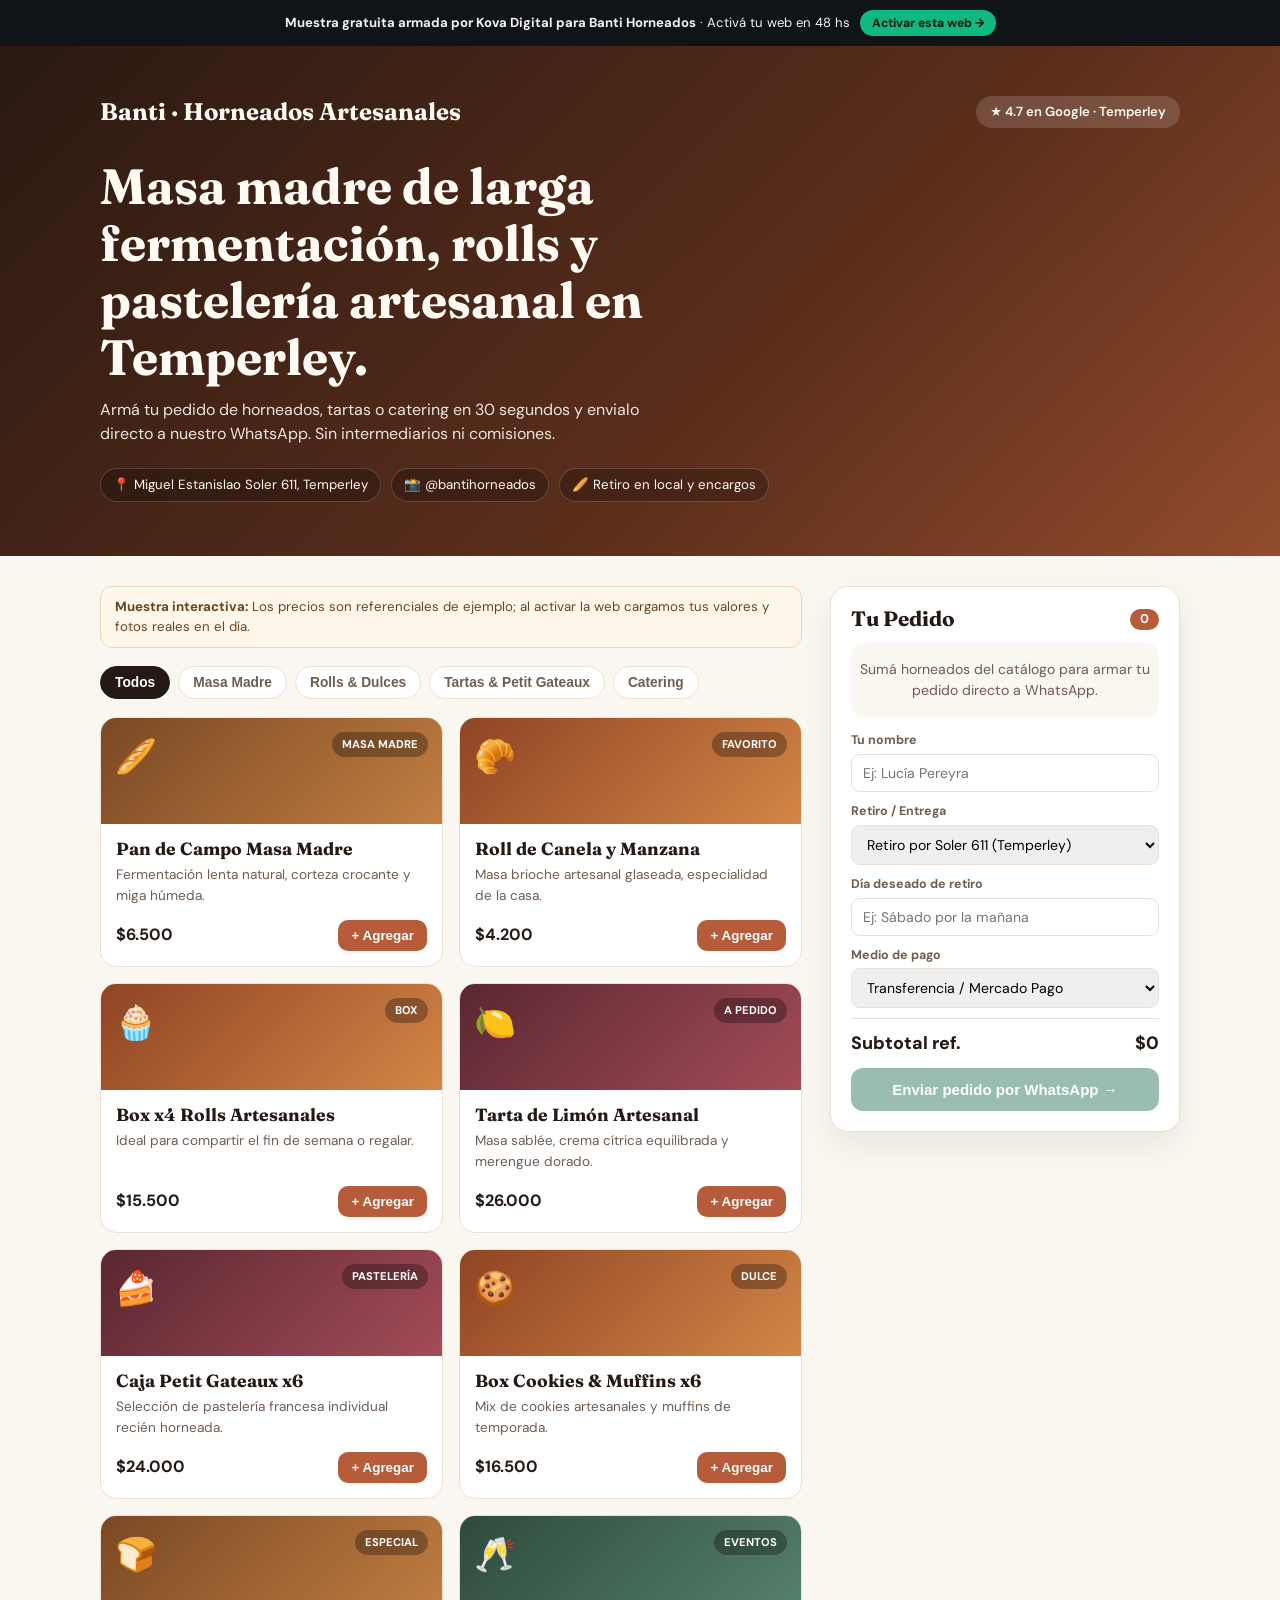
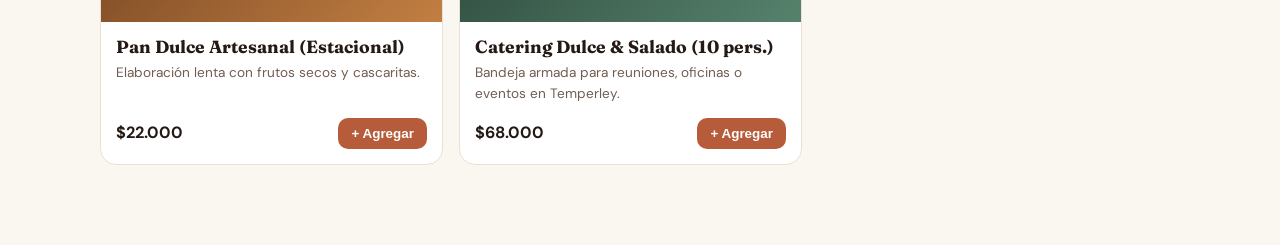
<file: demos/banti-temperley/index.html>
<!DOCTYPE html>
<html lang="es">
<head>
  <meta charset="UTF-8" />
  <meta name="viewport" content="width=device-width, initial-scale=1.0" />
  <title>Banti Horneados Artesanales — Pedidos Directos | Temperley</title>
  <link rel="preconnect" href="https://fonts.googleapis.com" />
  <link rel="preconnect" href="https://fonts.gstatic.com" crossorigin />
  <link href="https://fonts.googleapis.com/css2?family=DM+Sans:wght@400;500;600;700&family=Fraunces:opsz,wght@9..144,600;9..144,700&display=swap" rel="stylesheet" />
  <style>
    :root { --bg:#faf6f0; --card:#fff; --ink:#241914; --muted:#6f5d52; --accent:#b65c3a; --accent-d:#924528; --green:#1d6f4e; --border:#ebe0d3; }
    * { box-sizing:border-box; }
    body { margin:0; font-family:'DM Sans',system-ui,sans-serif; background:var(--bg); color:var(--ink); line-height:1.5; padding-bottom:80px; }
    h1,h2,h3 { font-family:'Fraunces',Georgia,serif; margin:0; line-height:1.15; }
    a { color:inherit; text-decoration:none; }
    .kova-bar { background:#101419; color:#f4f3ef; padding:10px 16px; font-size:.82rem; display:flex; justify-content:center; align-items:center; flex-wrap:wrap; gap:10px; text-align:center; }
    .kova-bar a { background:#10b981; color:#051610; font-weight:700; padding:4px 12px; border-radius:999px; font-size:.76rem; }
    .wrap { width:min(1080px,92%); margin:0 auto; }
    .hero { background:linear-gradient(135deg,#2a1912 0%,#5b2e1b 60%,#924b2d 100%); color:#fffaf4; padding:48px 0 54px; }
    .hero-top { display:flex; justify-content:space-between; align-items:center; flex-wrap:wrap; gap:12px; margin-bottom:28px; }
    .logo { font-family:'Fraunces',serif; font-size:1.5rem; font-weight:700; }
    .pill { background:rgba(255,255,255,.15); padding:6px 14px; border-radius:999px; font-size:.82rem; font-weight:600; }
    .hero h1 { font-size:clamp(2rem,4.3vw,3.1rem); max-width:680px; margin-bottom:12px; }
    .hero p { max-width:560px; opacity:.9; margin:0 0 22px; }
    .badges { display:flex; flex-wrap:wrap; gap:10px; font-size:.83rem; }
    .badges span { background:rgba(0,0,0,.24); border:1px solid rgba(255,255,255,.18); padding:6px 12px; border-radius:999px; }
    .layout { display:grid; grid-template-columns:1fr 350px; gap:28px; margin-top:30px; align-items:start; }
    .notice { background:#fff7ec; border:1px solid #f0d7b4; color:#6b441f; border-radius:12px; padding:10px 14px; font-size:.83rem; margin-bottom:18px; }
    .filters { display:flex; flex-wrap:wrap; gap:8px; margin-bottom:18px; }
    .fbtn { border:1px solid var(--border); background:#fff; color:var(--muted); padding:8px 14px; border-radius:999px; font-weight:600; font-size:.86rem; cursor:pointer; }
    .fbtn.active { background:var(--ink); color:#fff; border-color:var(--ink); }
    .grid { display:grid; grid-template-columns:repeat(2,1fr); gap:16px; }
    .card { background:#fff; border:1px solid var(--border); border-radius:16px; overflow:hidden; display:flex; flex-direction:column; }
    .art { height:106px; padding:14px; display:flex; justify-content:space-between; align-items:flex-start; color:#fff; font-size:2.1rem; }
    .a1 { background:linear-gradient(135deg,#7a4824,#c27f42); }
    .a2 { background:linear-gradient(135deg,#8f4424,#d38646); }
    .a3 { background:linear-gradient(135deg,#5a2730,#a34c58); }
    .a4 { background:linear-gradient(135deg,#2e4a3d,#56826c); }
    .tag { background:rgba(0,0,0,.3); font-size:.7rem; font-weight:700; padding:4px 10px; border-radius:999px; }
    .info { padding:15px; display:flex; flex-direction:column; flex:1; }
    .info h3 { font-size:1.1rem; margin-bottom:6px; }
    .info p { color:var(--muted); font-size:.85rem; margin:0 0 14px; flex:1; }
    .bot { display:flex; justify-content:space-between; align-items:center; gap:8px; }
    .price { font-weight:700; font-size:1.02rem; }
    .add { background:var(--accent); color:#fff; border:none; border-radius:10px; padding:8px 13px; font-weight:700; font-size:.84rem; cursor:pointer; }
    .add:hover { background:var(--accent-d); }
    .cart { position:sticky; top:18px; background:#fff; border:1px solid var(--border); border-radius:18px; padding:20px; box-shadow:0 14px 32px rgba(36,25,20,.07); }
    .cart h2 { font-size:1.3rem; margin-bottom:12px; display:flex; justify-content:space-between; align-items:center; }
    .cnt { background:var(--accent); color:#fff; font-family:'DM Sans',sans-serif; font-size:.8rem; padding:3px 10px; border-radius:999px; }
    .items { display:flex; flex-direction:column; gap:10px; max-height:220px; overflow-y:auto; margin-bottom:14px; }
    .empty { text-align:center; color:var(--muted); font-size:.88rem; padding:16px 8px; background:var(--bg); border-radius:12px; }
    .row { display:flex; justify-content:space-between; align-items:center; gap:8px; padding-bottom:9px; border-bottom:1px solid var(--border); font-size:.86rem; }
    .qty { display:flex; align-items:center; gap:6px; }
    .qbtn { width:24px; height:24px; border-radius:6px; border:1px solid var(--border); background:var(--bg); font-weight:700; cursor:pointer; }
    .fg { margin-bottom:10px; }
    .fg label { display:block; font-size:.78rem; font-weight:700; color:var(--muted); margin-bottom:4px; }
    .fg input, .fg select { width:100%; padding:9px 11px; border:1px solid var(--border); border-radius:9px; font-family:inherit; font-size:.88rem; }
    .tot { display:flex; justify-content:space-between; font-size:1.12rem; font-weight:800; padding:11px 0; border-top:1px solid var(--border); margin-top:4px; }
    .wa { width:100%; background:var(--green); color:#fff; border:none; border-radius:12px; padding:13px 14px; font-weight:700; font-size:.94rem; cursor:pointer; }
    .wa:disabled { opacity:.45; cursor:not-allowed; }
    .modal-bg { position:fixed; inset:0; background:rgba(0,0,0,.6); display:none; place-items:center; padding:16px; z-index:100; }
    .modal-bg.open { display:grid; }
    .modal { background:#fff; border-radius:18px; padding:22px; width:min(460px,100%); }
    .modal pre { background:#edf7f1; border:1px solid #bde3cc; border-radius:12px; padding:13px; white-space:pre-wrap; font-family:inherit; font-size:.86rem; color:#143627; margin:12px 0 16px; }
    .mact { display:flex; gap:10px; }
    .bsec { flex:1; background:#eee; border:none; border-radius:10px; padding:11px; font-weight:700; cursor:pointer; }
    @media(max-width:900px){ .layout,.grid{ grid-template-columns:1fr; } .cart{ position:static; } }
  </style>
</head>
<body>
  <div class="kova-bar">
    <span><strong>Muestra gratuita armada por Kova Digital para Banti Horneados</strong> · Activá tu web en 48 hs</span>
    <a href="https://wa.me/5491157411630?text=Hola%20Kova%20Digital!%20Vi%20la%20demo%20de%20Banti%20Horneados%20y%20quiero%20activarla." target="_blank" rel="noopener noreferrer">Activar esta web →</a>
  </div>

  <header class="hero">
    <div class="wrap">
      <div class="hero-top">
        <div class="logo">Banti · Horneados Artesanales</div>
        <div class="pill">★ 4.7 en Google · Temperley</div>
      </div>
      <h1>Masa madre de larga fermentación, rolls y pastelería artesanal en Temperley.</h1>
      <p>Armá tu pedido de horneados, tartas o catering en 30 segundos y envialo directo a nuestro WhatsApp. Sin intermediarios ni comisiones.</p>
      <div class="badges">
        <span>📍 Miguel Estanislao Soler 611, Temperley</span>
        <span>📸 @bantihorneados</span>
        <span>🥖 Retiro en local y encargos</span>
      </div>
    </div>
  </header>

  <main class="wrap layout">
    <section>
      <div class="notice"><strong>Muestra interactiva:</strong> Los precios son referenciales de ejemplo; al activar la web cargamos tus valores y fotos reales en el día.</div>
      <div class="filters">
        <button class="fbtn active" data-c="todos">Todos</button>
        <button class="fbtn" data-c="pan">Masa Madre</button>
        <button class="fbtn" data-c="dulce">Rolls & Dulces</button>
        <button class="fbtn" data-c="tortas">Tartas & Petit Gateaux</button>
        <button class="fbtn" data-c="catering">Catering</button>
      </div>
      <div class="grid" id="grid"></div>
    </section>

    <aside class="cart">
      <h2>Tu Pedido <span class="cnt" id="cnt">0</span></h2>
      <div class="items" id="items"><div class="empty">Sumá horneados del catálogo para armar tu pedido directo a WhatsApp.</div></div>
      <div class="fg"><label for="name">Tu nombre</label><input id="name" placeholder="Ej: Lucía Pereyra" /></div>
      <div class="fg"><label for="mode">Retiro / Entrega</label><select id="mode"><option>Retiro por Soler 611 (Temperley)</option><option>Consultar envío en zona</option></select></div>
      <div class="fg"><label for="day">Día deseado de retiro</label><input id="day" placeholder="Ej: Sábado por la mañana" /></div>
      <div class="fg"><label for="pay">Medio de pago</label><select id="pay"><option>Transferencia / Mercado Pago</option><option>Efectivo</option></select></div>
      <div class="tot"><span>Subtotal ref.</span><span id="tot">$0</span></div>
      <button class="wa" id="send" disabled>Enviar pedido por WhatsApp →</button>
    </aside>
  </main>

  <div class="modal-bg" id="mbg">
    <div class="modal">
      <h3>Pedido listo para enviar a Banti</h3>
      <p style="color:#6f5d52;font-size:.88rem;margin:6px 0 0;">Así reciben el pedido ordenado en su WhatsApp, sin responder 10 mensajes previos.</p>
      <pre id="pre"></pre>
      <div class="mact">
        <button class="bsec" id="cls">Cerrar</button>
        <a class="wa" id="go" href="#" target="_blank" rel="noopener noreferrer" style="text-align:center;flex:1.4;">Abrir en WhatsApp</a>
      </div>
    </div>
  </div>

  <script>
    const WA = '5491133990232';
    const P = [
      { id:1, n:'Pan de Campo Masa Madre', d:'Fermentación lenta natural, corteza crocante y miga húmeda.', p:6500, c:'pan', i:'🥖', t:'MASA MADRE', a:'a1' },
      { id:2, n:'Roll de Canela y Manzana', d:'Masa brioche artesanal glaseada, especialidad de la casa.', p:4200, c:'dulce', i:'🥐', t:'FAVORITO', a:'a2' },
      { id:3, n:'Box x4 Rolls Artesanales', d:'Ideal para compartir el fin de semana o regalar.', p:15500, c:'dulce', i:'🧁', t:'BOX', a:'a2' },
      { id:4, n:'Tarta de Limón Artesanal', d:'Masa sablée, crema cítrica equilibrada y merengue dorado.', p:26000, c:'tortas', i:'🍋', t:'A PEDIDO', a:'a3' },
      { id:5, n:'Caja Petit Gateaux x6', d:'Selección de pastelería francesa individual recién horneada.', p:24000, c:'tortas', i:'🍰', t:'PASTELERÍA', a:'a3' },
      { id:6, n:'Box Cookies & Muffins x6', d:'Mix de cookies artesanales y muffins de temporada.', p:16500, c:'dulce', i:'🍪', t:'DULCE', a:'a2' },
      { id:7, n:'Pan Dulce Artesanal (Estacional)', d:'Elaboración lenta con frutos secos y cascaritas.', p:22000, c:'pan', i:'🍞', t:'ESPECIAL', a:'a1' },
      { id:8, n:'Catering Dulce & Salado (10 pers.)', d:'Bandeja armada para reuniones, oficinas o eventos en Temperley.', p:68000, c:'catering', i:'🥂', t:'EVENTOS', a:'a4' }
    ];
    const cart = new Map();
    let cat = 'todos';
    const fmt = n => '$' + n.toLocaleString('es-AR');
    function renderP() {
      const list = cat === 'todos' ? P : P.filter(x => x.c === cat);
      document.getElementById('grid').innerHTML = list.map(x => `
        <article class="card">
          <div class="art ${x.a}"><span>${x.i}</span><span class="tag">${x.t}</span></div>
          <div class="info"><h3>${x.n}</h3><p>${x.d}</p>
          <div class="bot"><span class="price">${fmt(x.p)}</span><button class="add" onclick="add(${x.id})">+ Agregar</button></div></div>
        </article>`).join('');
    }
    window.add = id => { cart.set(id, (cart.get(id)||0)+1); renderC(); };
    window.chg = (id,d) => { const v=(cart.get(id)||0)+d; v<=0 ? cart.delete(id) : cart.set(id,v); renderC(); };
    function renderC() {
      let c=0, t=0, h='';
      cart.forEach((q,id)=>{ const x=P.find(k=>k.id===id); c+=q; t+=x.p*q; h+=`<div class="row"><div><strong>${x.n}</strong><br><span style="color:#6f5d52">${fmt(x.p*q)}</span></div><div class="qty"><button class="qbtn" onclick="chg(${id},-1)">-</button><span>${q}</span><button class="qbtn" onclick="chg(${id},1)">+</button></div></div>`; });
      document.getElementById('cnt').textContent = c;
      document.getElementById('tot').textContent = fmt(t);
      document.getElementById('send').disabled = c === 0;
      document.getElementById('items').innerHTML = c ? h : '<div class="empty">Sumá horneados del catálogo para armar tu pedido directo a WhatsApp.</div>';
    }
    document.querySelectorAll('.fbtn').forEach(b => b.addEventListener('click', () => {
      document.querySelectorAll('.fbtn').forEach(k => k.classList.remove('active'));
      b.classList.add('active'); cat = b.dataset.c; renderP();
    }));
    document.getElementById('send').addEventListener('click', () => {
      const nm = document.getElementById('name').value.trim() || 'Cliente';
      const md = document.getElementById('mode').value;
      const dy = document.getElementById('day').value.trim() || 'A coordinar';
      const py = document.getElementById('pay').value;
      let t = 0, lines = [`Hola Banti Horneados! Soy ${nm} y quiero consultar/encargar:`];
      cart.forEach((q,id)=>{ const x=P.find(k=>k.id===id); t+=x.p*q; lines.push(`• ${q}x ${x.n}`); });
      lines.push('', `Modalidad: ${md}`, `Retiro/Fecha: ${dy}`, `Pago: ${py}`, `Subtotal ref.: ${fmt(t)}`);
      const m = lines.join('\n');
      document.getElementById('pre').textContent = m;
      document.getElementById('go').href = `https://wa.me/${WA}?text=${encodeURIComponent(m)}`;
      document.getElementById('mbg').classList.add('open');
    });
    document.getElementById('cls').addEventListener('click', () => document.getElementById('mbg').classList.remove('open'));
    renderP(); renderC();
  </script>
</body>
</html>
</file>
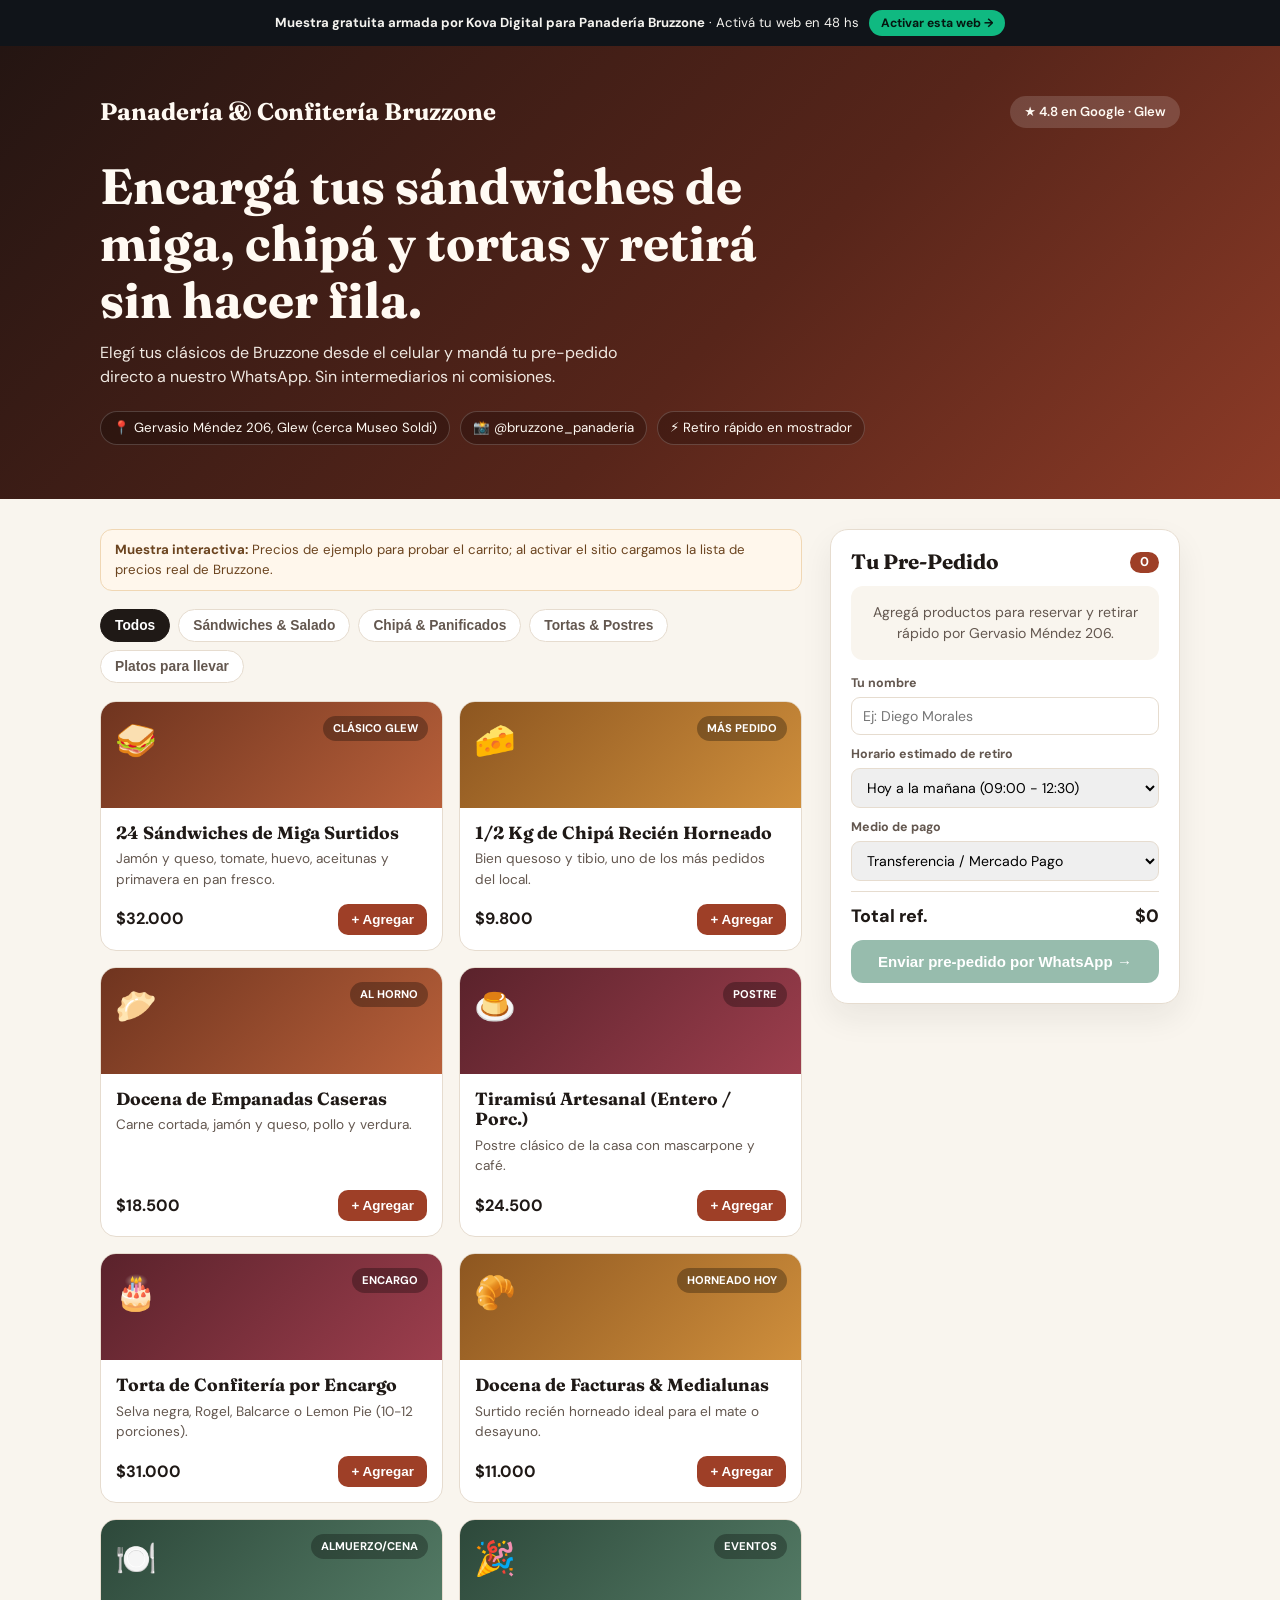
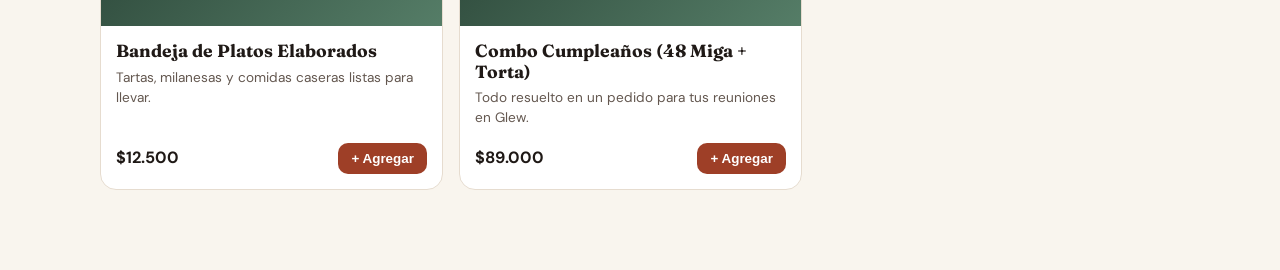
<file: demos/bruzzone-glew/index.html>
<!DOCTYPE html>
<html lang="es">
<head>
  <meta charset="UTF-8" />
  <meta name="viewport" content="width=device-width, initial-scale=1.0" />
  <title>Panadería y Confitería Bruzzone — Pre-Pedidos Directos | Glew</title>
  <link rel="preconnect" href="https://fonts.googleapis.com" />
  <link rel="preconnect" href="https://fonts.gstatic.com" crossorigin />
  <link href="https://fonts.googleapis.com/css2?family=DM+Sans:wght@400;500;600;700&family=Fraunces:opsz,wght@9..144,600;9..144,700&display=swap" rel="stylesheet" />
  <style>
    :root { --bg:#f9f5ee; --card:#fff; --ink:#1f1916; --muted:#63574f; --accent:#9e3f27; --accent-d:#7e301d; --green:#1a6b4b; --border:#e6dccf; }
    * { box-sizing:border-box; }
    body { margin:0; font-family:'DM Sans',system-ui,sans-serif; background:var(--bg); color:var(--ink); line-height:1.5; padding-bottom:80px; }
    h1,h2,h3 { font-family:'Fraunces',Georgia,serif; margin:0; line-height:1.15; }
    a { color:inherit; text-decoration:none; }
    .kova-bar { background:#101419; color:#f4f3ef; padding:10px 16px; font-size:.82rem; display:flex; justify-content:center; align-items:center; flex-wrap:wrap; gap:10px; text-align:center; }
    .kova-bar a { background:#10b981; color:#051610; font-weight:700; padding:4px 12px; border-radius:999px; font-size:.76rem; }
    .wrap { width:min(1080px,92%); margin:0 auto; }
    .hero { background:linear-gradient(135deg,#241512 0%,#57251a 58%,#8d3b27 100%); color:#fffaf3; padding:48px 0 54px; }
    .hero-top { display:flex; justify-content:space-between; align-items:center; flex-wrap:wrap; gap:12px; margin-bottom:28px; }
    .logo { font-family:'Fraunces',serif; font-size:1.5rem; font-weight:700; }
    .pill { background:rgba(255,255,255,.15); padding:6px 14px; border-radius:999px; font-size:.82rem; font-weight:600; }
    .hero h1 { font-size:clamp(2rem,4.3vw,3.1rem); max-width:690px; margin-bottom:12px; }
    .hero p { max-width:560px; opacity:.92; margin:0 0 22px; }
    .badges { display:flex; flex-wrap:wrap; gap:10px; font-size:.83rem; }
    .badges span { background:rgba(0,0,0,.24); border:1px solid rgba(255,255,255,.18); padding:6px 12px; border-radius:999px; }
    .layout { display:grid; grid-template-columns:1fr 350px; gap:28px; margin-top:30px; align-items:start; }
    .notice { background:#fff7ec; border:1px solid #f0d7b4; color:#6b441f; border-radius:12px; padding:10px 14px; font-size:.83rem; margin-bottom:18px; }
    .filters { display:flex; flex-wrap:wrap; gap:8px; margin-bottom:18px; }
    .fbtn { border:1px solid var(--border); background:#fff; color:var(--muted); padding:8px 14px; border-radius:999px; font-weight:600; font-size:.86rem; cursor:pointer; }
    .fbtn.active { background:var(--ink); color:#fff; border-color:var(--ink); }
    .grid { display:grid; grid-template-columns:repeat(2,1fr); gap:16px; }
    .card { background:#fff; border:1px solid var(--border); border-radius:16px; overflow:hidden; display:flex; flex-direction:column; }
    .art { height:106px; padding:14px; display:flex; justify-content:space-between; align-items:flex-start; color:#fff; font-size:2.1rem; }
    .a1 { background:linear-gradient(135deg,#6f341f,#b8603a); }
    .a2 { background:linear-gradient(135deg,#8d5620,#cf8f3c); }
    .a3 { background:linear-gradient(135deg,#5a222b,#9c3e4d); }
    .a4 { background:linear-gradient(135deg,#2d483a,#557d67); }
    .tag { background:rgba(0,0,0,.3); font-size:.7rem; font-weight:700; padding:4px 10px; border-radius:999px; }
    .info { padding:15px; display:flex; flex-direction:column; flex:1; }
    .info h3 { font-size:1.1rem; margin-bottom:6px; }
    .info p { color:var(--muted); font-size:.85rem; margin:0 0 14px; flex:1; }
    .bot { display:flex; justify-content:space-between; align-items:center; gap:8px; }
    .price { font-weight:700; font-size:1.02rem; }
    .add { background:var(--accent); color:#fff; border:none; border-radius:10px; padding:8px 13px; font-weight:700; font-size:.84rem; cursor:pointer; }
    .add:hover { background:var(--accent-d); }
    .cart { position:sticky; top:18px; background:#fff; border:1px solid var(--border); border-radius:18px; padding:20px; box-shadow:0 14px 32px rgba(31,25,22,.07); }
    .cart h2 { font-size:1.3rem; margin-bottom:12px; display:flex; justify-content:space-between; align-items:center; }
    .cnt { background:var(--accent); color:#fff; font-family:'DM Sans',sans-serif; font-size:.8rem; padding:3px 10px; border-radius:999px; }
    .items { display:flex; flex-direction:column; gap:10px; max-height:220px; overflow-y:auto; margin-bottom:14px; }
    .empty { text-align:center; color:var(--muted); font-size:.88rem; padding:16px 8px; background:var(--bg); border-radius:12px; }
    .row { display:flex; justify-content:space-between; align-items:center; gap:8px; padding-bottom:9px; border-bottom:1px solid var(--border); font-size:.86rem; }
    .qty { display:flex; align-items:center; gap:6px; }
    .qbtn { width:24px; height:24px; border-radius:6px; border:1px solid var(--border); background:var(--bg); font-weight:700; cursor:pointer; }
    .fg { margin-bottom:10px; }
    .fg label { display:block; font-size:.78rem; font-weight:700; color:var(--muted); margin-bottom:4px; }
    .fg input, .fg select { width:100%; padding:9px 11px; border:1px solid var(--border); border-radius:9px; font-family:inherit; font-size:.88rem; }
    .tot { display:flex; justify-content:space-between; font-size:1.12rem; font-weight:800; padding:11px 0; border-top:1px solid var(--border); margin-top:4px; }
    .wa { width:100%; background:var(--green); color:#fff; border:none; border-radius:12px; padding:13px 14px; font-weight:700; font-size:.94rem; cursor:pointer; }
    .wa:disabled { opacity:.45; cursor:not-allowed; }
    .modal-bg { position:fixed; inset:0; background:rgba(0,0,0,.6); display:none; place-items:center; padding:16px; z-index:100; }
    .modal-bg.open { display:grid; }
    .modal { background:#fff; border-radius:18px; padding:22px; width:min(460px,100%); }
    .modal pre { background:#edf7f1; border:1px solid #bde3cc; border-radius:12px; padding:13px; white-space:pre-wrap; font-family:inherit; font-size:.86rem; color:#143627; margin:12px 0 16px; }
    .mact { display:flex; gap:10px; }
    .bsec { flex:1; background:#eee; border:none; border-radius:10px; padding:11px; font-weight:700; cursor:pointer; }
    @media(max-width:900px){ .layout,.grid{ grid-template-columns:1fr; } .cart{ position:static; } }
  </style>
</head>
<body>
  <div class="kova-bar">
    <span><strong>Muestra gratuita armada por Kova Digital para Panadería Bruzzone</strong> · Activá tu web en 48 hs</span>
    <a href="https://wa.me/5491157411630?text=Hola%20Kova%20Digital!%20Vi%20la%20demo%20de%20Bruzzone%20y%20quiero%20activarla." target="_blank" rel="noopener noreferrer">Activar esta web →</a>
  </div>

  <header class="hero">
    <div class="wrap">
      <div class="hero-top">
        <div class="logo">Panadería & Confitería Bruzzone</div>
        <div class="pill">★ 4.8 en Google · Glew</div>
      </div>
      <h1>Encargá tus sándwiches de miga, chipá y tortas y retirá sin hacer fila.</h1>
      <p>Elegí tus clásicos de Bruzzone desde el celular y mandá tu pre-pedido directo a nuestro WhatsApp. Sin intermediarios ni comisiones.</p>
      <div class="badges">
        <span>📍 Gervasio Méndez 206, Glew (cerca Museo Soldi)</span>
        <span>📸 @bruzzone_panaderia</span>
        <span>⚡ Retiro rápido en mostrador</span>
      </div>
    </div>
  </header>

  <main class="wrap layout">
    <section>
      <div class="notice"><strong>Muestra interactiva:</strong> Precios de ejemplo para probar el carrito; al activar el sitio cargamos la lista de precios real de Bruzzone.</div>
      <div class="filters">
        <button class="fbtn active" data-c="todos">Todos</button>
        <button class="fbtn" data-c="miga">Sándwiches & Salado</button>
        <button class="fbtn" data-c="pan">Chipá & Panificados</button>
        <button class="fbtn" data-c="tortas">Tortas & Postres</button>
        <button class="fbtn" data-c="comida">Platos para llevar</button>
      </div>
      <div class="grid" id="grid"></div>
    </section>

    <aside class="cart">
      <h2>Tu Pre-Pedido <span class="cnt" id="cnt">0</span></h2>
      <div class="items" id="items"><div class="empty">Agregá productos para reservar y retirar rápido por Gervasio Méndez 206.</div></div>
      <div class="fg"><label for="name">Tu nombre</label><input id="name" placeholder="Ej: Diego Morales" /></div>
      <div class="fg"><label for="hora">Horario estimado de retiro</label><select id="hora"><option>Hoy a la mañana (09:00 - 12:30)</option><option>Hoy a la tarde (16:00 - 20:00)</option><option>Encargo para fin de semana / evento</option></select></div>
      <div class="fg"><label for="pay">Medio de pago</label><select id="pay"><option>Transferencia / Mercado Pago</option><option>Efectivo al retirar</option></select></div>
      <div class="tot"><span>Total ref.</span><span id="tot">$0</span></div>
      <button class="wa" id="send" disabled>Enviar pre-pedido por WhatsApp →</button>
    </aside>
  </main>

  <div class="modal-bg" id="mbg">
    <div class="modal">
      <h3>Pre-pedido listo para WhatsApp</h3>
      <p style="color:#63574f;font-size:.88rem;margin:6px 0 0;">Descomprimí las filas del fin de semana recibiendo encargos armados.</p>
      <pre id="pre"></pre>
      <div class="mact">
        <button class="bsec" id="cls">Cerrar</button>
        <a class="wa" id="go" href="#" target="_blank" rel="noopener noreferrer" style="text-align:center;flex:1.4;">Abrir en WhatsApp</a>
      </div>
    </div>
  </div>

  <script>
    const WA = '5491153379763';
    const P = [
      { id:1, n:'24 Sándwiches de Miga Surtidos', d:'Jamón y queso, tomate, huevo, aceitunas y primavera en pan fresco.', p:32000, c:'miga', i:'🥪', t:'CLÁSICO GLEW', a:'a1' },
      { id:2, n:'1/2 Kg de Chipá Recién Horneado', d:'Bien quesoso y tibio, uno de los más pedidos del local.', p:9800, c:'pan', i:'🧀', t:'MÁS PEDIDO', a:'a2' },
      { id:3, n:'Docena de Empanadas Caseras', d:'Carne cortada, jamón y queso, pollo y verdura.', p:18500, c:'miga', i:'🥟', t:'AL HORNO', a:'a1' },
      { id:4, n:'Tiramisú Artesanal (Entero / Porc.)', d:'Postre clásico de la casa con mascarpone y café.', p:24500, c:'tortas', i:'🍮', t:'POSTRE', a:'a3' },
      { id:5, n:'Torta de Confitería por Encargo', d:'Selva negra, Rogel, Balcarce o Lemon Pie (10-12 porciones).', p:31000, c:'tortas', i:'🎂', t:'ENCARGO', a:'a3' },
      { id:6, n:'Docena de Facturas & Medialunas', d:'Surtido recién horneado ideal para el mate o desayuno.', p:11000, c:'pan', i:'🥐', t:'HORNEADO HOY', a:'a2' },
      { id:7, n:'Bandeja de Platos Elaborados', d:'Tartas, milanesas y comidas caseras listas para llevar.', p:12500, c:'comida', i:'🍽️', t:'ALMUERZO/CENA', a:'a4' },
      { id:8, n:'Combo Cumpleaños (48 Miga + Torta)', d:'Todo resuelto en un pedido para tus reuniones en Glew.', p:89000, c:'miga', i:'🎉', t:'EVENTOS', a:'a4' }
    ];
    const cart = new Map();
    let cat = 'todos';
    const fmt = n => '$' + n.toLocaleString('es-AR');
    function renderP() {
      const list = cat === 'todos' ? P : P.filter(x => x.c === cat);
      document.getElementById('grid').innerHTML = list.map(x => `
        <article class="card">
          <div class="art ${x.a}"><span>${x.i}</span><span class="tag">${x.t}</span></div>
          <div class="info"><h3>${x.n}</h3><p>${x.d}</p>
          <div class="bot"><span class="price">${fmt(x.p)}</span><button class="add" onclick="add(${x.id})">+ Agregar</button></div></div>
        </article>`).join('');
    }
    window.add = id => { cart.set(id, (cart.get(id)||0)+1); renderC(); };
    window.chg = (id,d) => { const v=(cart.get(id)||0)+d; v<=0 ? cart.delete(id) : cart.set(id,v); renderC(); };
    function renderC() {
      let c=0, t=0, h='';
      cart.forEach((q,id)=>{ const x=P.find(k=>k.id===id); c+=q; t+=x.p*q; h+=`<div class="row"><div><strong>${x.n}</strong><br><span style="color:#63574f">${fmt(x.p*q)}</span></div><div class="qty"><button class="qbtn" onclick="chg(${id},-1)">-</button><span>${q}</span><button class="qbtn" onclick="chg(${id},1)">+</button></div></div>`; });
      document.getElementById('cnt').textContent = c;
      document.getElementById('tot').textContent = fmt(t);
      document.getElementById('send').disabled = c === 0;
      document.getElementById('items').innerHTML = c ? h : '<div class="empty">Agregá productos para reservar y retirar rápido por Gervasio Méndez 206.</div>';
    }
    document.querySelectorAll('.fbtn').forEach(b => b.addEventListener('click', () => {
      document.querySelectorAll('.fbtn').forEach(k => k.classList.remove('active'));
      b.classList.add('active'); cat = b.dataset.c; renderP();
    }));
    document.getElementById('send').addEventListener('click', () => {
      const nm = document.getElementById('name').value.trim() || 'Cliente';
      const hr = document.getElementById('hora').value;
      const py = document.getElementById('pay').value;
      let t = 0, lines = [`Hola Panadería Bruzzone! Soy ${nm} y quiero hacer este pre-pedido:`];
      cart.forEach((q,id)=>{ const x=P.find(k=>k.id===id); t+=x.p*q; lines.push(`• ${q}x ${x.n}`); });
      lines.push('', `Retiro: ${hr}`, `Pago: ${py}`, `Total ref.: ${fmt(t)}`);
      const m = lines.join('\n');
      document.getElementById('pre').textContent = m;
      document.getElementById('go').href = `https://wa.me/${WA}?text=${encodeURIComponent(m)}`;
      document.getElementById('mbg').classList.add('open');
    });
    document.getElementById('cls').addEventListener('click', () => document.getElementById('mbg').classList.remove('open'));
    renderP(); renderC();
  </script>
</body>
</html>
</file>
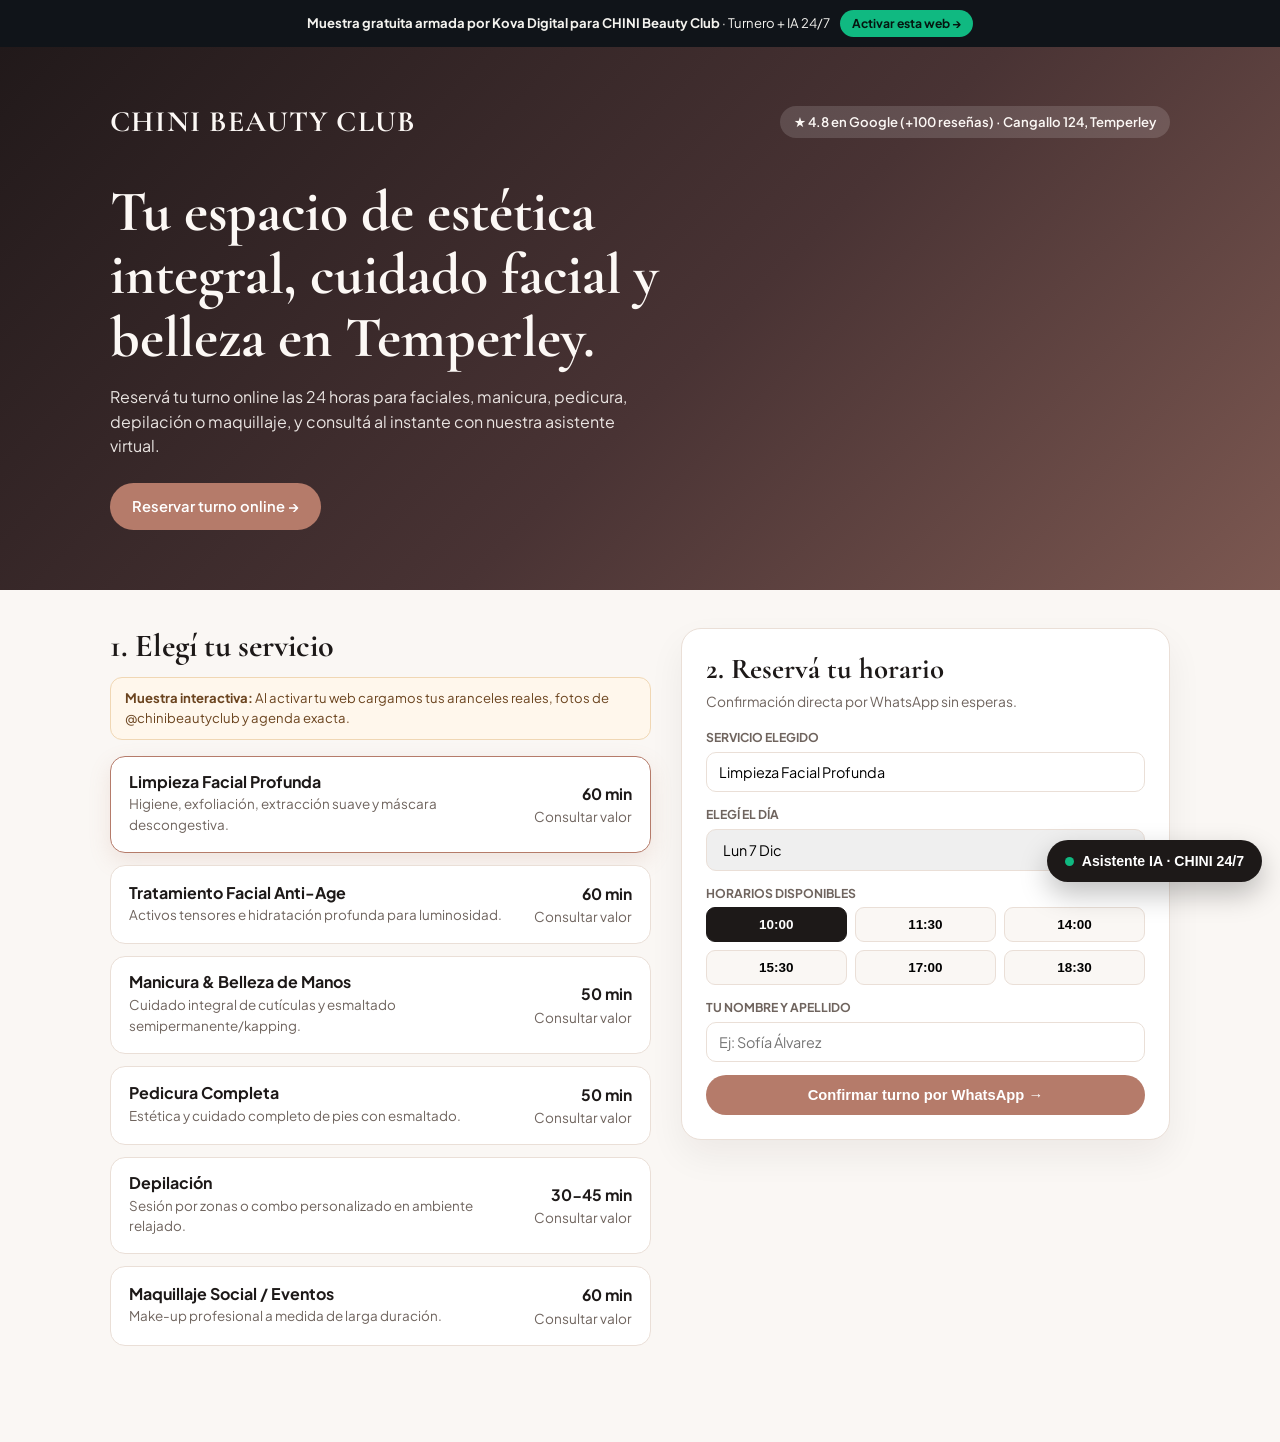
<file: demos/chini-temperley/index.html>
<!DOCTYPE html>
<html lang="es">
<head>
  <meta charset="UTF-8" />
  <meta name="viewport" content="width=device-width, initial-scale=1.0" />
  <title>CHINI Beauty Club — Turnos Online 24/7 + Asistente IA | Temperley</title>
  <link rel="preconnect" href="https://fonts.googleapis.com" />
  <link rel="preconnect" href="https://fonts.gstatic.com" crossorigin />
  <link href="https://fonts.googleapis.com/css2?family=Cormorant+Garamond:wght@600;700&family=Plus+Jakarta+Sans:wght@400;500;600;700&display=swap" rel="stylesheet" />
  <style>
    :root { --bg:#faf7f4; --card:#fff; --ink:#1d1918; --muted:#6f645e; --accent:#b57b6a; --accent-d:#925d4e; --border:#eadfd7; }
    * { box-sizing:border-box; }
    body { margin:0; font-family:'Plus Jakarta Sans',system-ui,sans-serif; background:var(--bg); color:var(--ink); line-height:1.55; padding-bottom:96px; }
    h1,h2,h3 { font-family:'Cormorant Garamond',Georgia,serif; margin:0; line-height:1.1; }
    a { color:inherit; text-decoration:none; }
    .kova-bar { background:#101419; color:#f4f3ef; padding:10px 16px; font-size:.82rem; display:flex; justify-content:center; align-items:center; flex-wrap:wrap; gap:10px; text-align:center; }
    .kova-bar a { background:#10b981; color:#051610; font-weight:700; padding:4px 12px; border-radius:999px; font-size:.76rem; }
    .wrap { width:min(1060px,92%); margin:0 auto; }
    .hero { background:linear-gradient(135deg,#21191a 0%,#493334 55%,#7c5851 100%); color:#fcf8f5; padding:52px 0 60px; }
    .top { display:flex; justify-content:space-between; align-items:center; flex-wrap:wrap; gap:12px; margin-bottom:36px; }
    .logo { font-family:'Cormorant Garamond',serif; font-size:1.85rem; font-weight:700; letter-spacing:.04em; }
    .pill { background:rgba(255,255,255,.14); padding:6px 14px; border-radius:999px; font-size:.82rem; font-weight:600; }
    .hero h1 { font-size:clamp(2.3rem,5vw,3.6rem); max-width:640px; margin-bottom:14px; }
    .hero p { max-width:540px; opacity:.9; margin:0 0 24px; }
    .btn { display:inline-flex; align-items:center; justify-content:center; padding:12px 22px; border-radius:999px; font-weight:600; cursor:pointer; border:none; font-size:.92rem; background:var(--accent); color:#fff; }
    .btn:hover { background:var(--accent-d); }
    .grid { display:grid; grid-template-columns:1.05fr .95fr; gap:30px; margin-top:38px; align-items:start; }
    .stitle { font-size:2rem; margin-bottom:14px; }
    .notice { background:#fff7ec; border:1px solid #f0d7b4; color:#6b441f; border-radius:12px; padding:10px 14px; font-size:.82rem; margin-bottom:16px; }
    .slist { display:flex; flex-direction:column; gap:12px; }
    .scard { background:#fff; border:1px solid var(--border); border-radius:15px; padding:16px 18px; display:flex; justify-content:space-between; align-items:center; gap:12px; cursor:pointer; }
    .scard.sel { border-color:var(--accent); box-shadow:0 8px 22px rgba(181,123,106,.16); }
    .scard h3 { font-family:'Plus Jakarta Sans',sans-serif; font-size:1rem; margin-bottom:4px; }
    .scard p { margin:0; font-size:.84rem; color:var(--muted); }
    .sp { text-align:right; white-space:nowrap; font-size:.85rem; color:var(--muted); }
    .sp strong { display:block; color:var(--ink); font-size:.98rem; }
    .bcard { background:#fff; border:1px solid var(--border); border-radius:20px; padding:24px; box-shadow:0 16px 36px rgba(29,25,24,.06); }
    .bcard h2 { font-size:1.8rem; margin-bottom:6px; }
    .sub { color:var(--muted); font-size:.86rem; margin:0 0 16px; }
    .f { margin-bottom:13px; }
    .f label { display:block; font-size:.76rem; font-weight:700; color:var(--muted); margin-bottom:5px; text-transform:uppercase; }
    .f input, .f select { width:100%; padding:10px 12px; border:1px solid var(--border); border-radius:10px; font-family:inherit; font-size:.9rem; }
    .slots { display:grid; grid-template-columns:repeat(3,1fr); gap:8px; }
    .slot { padding:9px; border-radius:9px; border:1px solid var(--border); background:var(--bg); font-weight:600; font-size:.84rem; cursor:pointer; }
    .slot.act { background:var(--ink); color:#fff; border-color:var(--ink); }
    .cbox { display:none; margin-top:14px; padding:14px; border-radius:12px; background:#eef8f2; border:1px solid #b8e2c9; color:#143827; font-size:.86rem; }
    .cbox.show { display:block; }
    .fab { position:fixed; right:18px; bottom:18px; background:#1d1918; color:#fff; border:none; border-radius:999px; padding:13px 18px; font-weight:700; font-size:.88rem; box-shadow:0 12px 28px rgba(0,0,0,.25); cursor:pointer; display:flex; align-items:center; gap:8px; z-index:90; }
    .dot { width:9px; height:9px; border-radius:50%; background:#10b981; }
    .chat { position:fixed; right:18px; bottom:78px; width:min(345px,calc(100vw - 32px)); background:#fff; border:1px solid var(--border); border-radius:18px; box-shadow:0 22px 50px rgba(0,0,0,.22); display:none; flex-direction:column; overflow:hidden; z-index:95; }
    .chat.open { display:flex; }
    .chead { background:#1d1918; color:#fff; padding:13px 15px; display:flex; justify-content:space-between; align-items:center; }
    .chead strong { display:block; font-size:.9rem; }
    .chead span { font-size:.73rem; color:#a7f3d0; }
    .cmsgs { padding:13px; height:235px; overflow-y:auto; display:flex; flex-direction:column; gap:9px; background:#faf7f5; }
    .msg { padding:9px 12px; border-radius:12px; font-size:.84rem; max-width:88%; }
    .bot { background:#fff; border:1px solid var(--border); align-self:flex-start; }
    .usr { background:var(--accent); color:#fff; align-self:flex-end; }
    .qr { display:flex; flex-wrap:wrap; gap:6px; padding:8px 12px; border-top:1px solid var(--border); }
    .qr button { border:1px solid var(--border); background:var(--bg); font-size:.74rem; padding:5px 9px; border-radius:999px; cursor:pointer; }
    .crow { display:flex; border-top:1px solid var(--border); }
    .crow input { flex:1; border:none; padding:11px; font-family:inherit; font-size:.86rem; outline:none; }
    .crow button { background:var(--ink); color:#fff; border:none; padding:0 15px; font-weight:700; cursor:pointer; }
    @media(max-width:880px){ .grid{ grid-template-columns:1fr; } }
  </style>
</head>
<body>
  <div class="kova-bar">
    <span><strong>Muestra gratuita armada por Kova Digital para CHINI Beauty Club</strong> · Turnero + IA 24/7</span>
    <a href="https://wa.me/5491157411630?text=Hola%20Kova%20Digital!%20Vi%20la%20demo%20de%20CHINI%20Beauty%20Club%20y%20quiero%20activarla." target="_blank" rel="noopener noreferrer">Activar esta web →</a>
  </div>

  <header class="hero">
    <div class="wrap">
      <div class="top">
        <div class="logo">CHINI BEAUTY CLUB</div>
        <div class="pill">★ 4.8 en Google (+100 reseñas) · Cangallo 124, Temperley</div>
      </div>
      <h1>Tu espacio de estética integral, cuidado facial y belleza en Temperley.</h1>
      <p>Reservá tu turno online las 24 horas para faciales, manicura, pedicura, depilación o maquillaje, y consultá al instante con nuestra asistente virtual.</p>
      <a href="#reservar" class="btn">Reservar turno online →</a>
    </div>
  </header>

  <main class="wrap grid" id="reservar">
    <section>
      <h2 class="stitle">1. Elegí tu servicio</h2>
      <div class="notice"><strong>Muestra interactiva:</strong> Al activar tu web cargamos tus aranceles reales, fotos de @chinibeautyclub y agenda exacta.</div>
      <div class="slist" id="slist"></div>
    </section>

    <section class="bcard">
      <h2>2. Reservá tu horario</h2>
      <p class="sub">Confirmación directa por WhatsApp sin esperas.</p>
      <div class="f"><label>Servicio elegido</label><input id="selS" readonly /></div>
      <div class="f"><label for="bdate">Elegí el día</label><select id="bdate"></select></div>
      <div class="f"><label>Horarios disponibles</label>
        <div class="slots"><button type="button" class="slot act">10:00</button><button type="button" class="slot">11:30</button><button type="button" class="slot">14:00</button><button type="button" class="slot">15:30</button><button type="button" class="slot">17:00</button><button type="button" class="slot">18:30</button></div>
      </div>
      <div class="f"><label for="cname">Tu nombre y apellido</label><input id="cname" placeholder="Ej: Sofía Álvarez" /></div>
      <button class="btn" style="width:100%;" id="conf">Confirmar turno por WhatsApp →</button>
      <div class="cbox" id="cbox"></div>
    </section>
  </main>

  <button class="fab" id="fab"><span class="dot"></span>Asistente IA · CHINI 24/7</button>
  <div class="chat" id="chat">
    <div class="chead"><div><strong>Asistente Virtual CHINI</strong><span>● En línea 24/7</span></div><button style="background:none;border:none;color:#fff;font-size:1.2rem;cursor:pointer;" id="ccls">×</button></div>
    <div class="cmsgs" id="cmsgs"><div class="msg bot">¡Hola! Soy la asistente virtual de CHINI Beauty Club (Cangallo 124, Temperley). Preguntame por tratamientos faciales, uñas, depilación, ubicación o cómo reservar.</div></div>
    <div class="qr">
      <button data-q="¿Dónde están ubicadas?">Ubicación</button>
      <button data-q="¿Qué tratamientos faciales hacen?">Faciales</button>
      <button data-q="¿Hacen manicura y pedicura?">Manicura/Pedicura</button>
      <button data-q="¿Cómo reservo un turno?">Sacar turno</button>
    </div>
    <div class="crow"><input id="cin" placeholder="Escribí tu consulta..." /><button id="csnd">Enviar</button></div>
  </div>

  <script>
    const WA = '5491156055155';
    const S = [
      { id:1, n:'Limpieza Facial Profunda', d:'Higiene, exfoliación, extracción suave y máscara descongestiva.', dur:'60 min', p:'Consultar valor' },
      { id:2, n:'Tratamiento Facial Anti-Age', d:'Activos tensores e hidratación profunda para luminosidad.', dur:'60 min', p:'Consultar valor' },
      { id:3, n:'Manicura & Belleza de Manos', d:'Cuidado integral de cutículas y esmaltado semipermanente/kapping.', dur:'50 min', p:'Consultar valor' },
      { id:4, n:'Pedicura Completa', d:'Estética y cuidado completo de pies con esmaltado.', dur:'50 min', p:'Consultar valor' },
      { id:5, n:'Depilación', d:'Sesión por zonas o combo personalizado en ambiente relajado.', dur:'30-45 min', p:'Consultar valor' },
      { id:6, n:'Maquillaje Social / Eventos', d:'Make-up profesional a medida de larga duración.', dur:'60 min', p:'Consultar valor' }
    ];
    let cur = S[0], slot = '10:00';
    function renderS() {
      document.getElementById('slist').innerHTML = S.map(x => `<article class="scard ${x.id===cur.id?'sel':''}" onclick="pick(${x.id})"><div><h3>${x.n}</h3><p>${x.d}</p></div><div class="sp"><strong>${x.dur}</strong><span>${x.p}</span></div></article>`).join('');
      document.getElementById('selS').value = cur.n;
    }
    window.pick = id => { cur = S.find(x => x.id === id); renderS(); };
    const ds = document.getElementById('bdate'), dias=['Dom','Lun','Mar','Mié','Jue','Vie','Sáb'], mes=['Ene','Feb','Mar','Abr','May','Jun','Jul','Ago','Sep','Oct','Nov','Dic'];
    for (let i=1;i<=7;i++){ const d=new Date(); d.setDate(d.getDate()+i); if(d.getDay()===0) continue; const o=document.createElement('option'); o.textContent=o.value=`${dias[d.getDay()]} ${d.getDate()} ${mes[d.getMonth()]}`; ds.appendChild(o); }
    document.querySelectorAll('.slot').forEach(b=>b.addEventListener('click',()=>{ document.querySelectorAll('.slot').forEach(k=>k.classList.remove('act')); b.classList.add('act'); slot=b.textContent; }));
    document.getElementById('conf').addEventListener('click',()=>{
      const nm=document.getElementById('cname').value.trim()||'Clienta';
      const msg=`Hola CHINI Beauty Club! Soy ${nm} y quiero reservar un turno:\n• Servicio: ${cur.n}\n• Día: ${ds.value}\n• Horario: ${slot} hs`;
      const u=`https://wa.me/${WA}?text=${encodeURIComponent(msg)}`;
      const bx=document.getElementById('cbox');
      bx.innerHTML=`<strong>¡Turno pre-armado!</strong><br>${cur.n} · ${ds.value} a las ${slot} hs.<br><br><a href="${u}" target="_blank" rel="noopener noreferrer" style="font-weight:700;text-decoration:underline;color:#143827;">Enviar confirmación por WhatsApp →</a>`;
      bx.classList.add('show');
    });
    const chat=document.getElementById('chat'), cmsgs=document.getElementById('cmsgs'), cin=document.getElementById('cin');
    document.getElementById('fab').addEventListener('click',()=>chat.classList.toggle('open'));
    document.getElementById('ccls').addEventListener('click',()=>chat.classList.remove('open'));
    function reply(t){
      const s=t.toLowerCase();
      if(s.includes('ubic')||s.includes('dónde')||s.includes('donde')) return 'Estamos en Cangallo 124, Temperley. ¡Te esperamos en nuestro espacio!';
      if(s.includes('facial')||s.includes('anti')) return 'Realizamos limpiezas faciales profundas y tratamientos anti-age adaptados a tu tipo de piel. Podés elegir tu horario arriba en el turnero.';
      if(s.includes('manic')||s.includes('pedic')||s.includes('uñ')) return 'Sí! Hacemos manicura, pedicura, depilación y maquillaje. Seleccioná el servicio en la lista para consultar disponibilidad.';
      return 'Podés elegir tu servicio, día y horario en el turnero de esta página y confirmar directo por nuestro WhatsApp en 1 clic.';
    }
    function send(t){
      if(!t.trim()) return;
      const u=document.createElement('div'); u.className='msg usr'; u.textContent=t; cmsgs.appendChild(u);
      setTimeout(()=>{ const b=document.createElement('div'); b.className='msg bot'; b.textContent=reply(t); cmsgs.appendChild(b); cmsgs.scrollTop=cmsgs.scrollHeight; },280);
      cmsgs.scrollTop=cmsgs.scrollHeight; cin.value='';
    }
    document.getElementById('csnd').addEventListener('click',()=>send(cin.value));
    cin.addEventListener('keydown',e=>{ if(e.key==='Enter') send(cin.value); });
    document.querySelectorAll('.qr button').forEach(b=>b.addEventListener('click',()=>send(b.dataset.q)));
    renderS();
  </script>
</body>
</html>
</file>
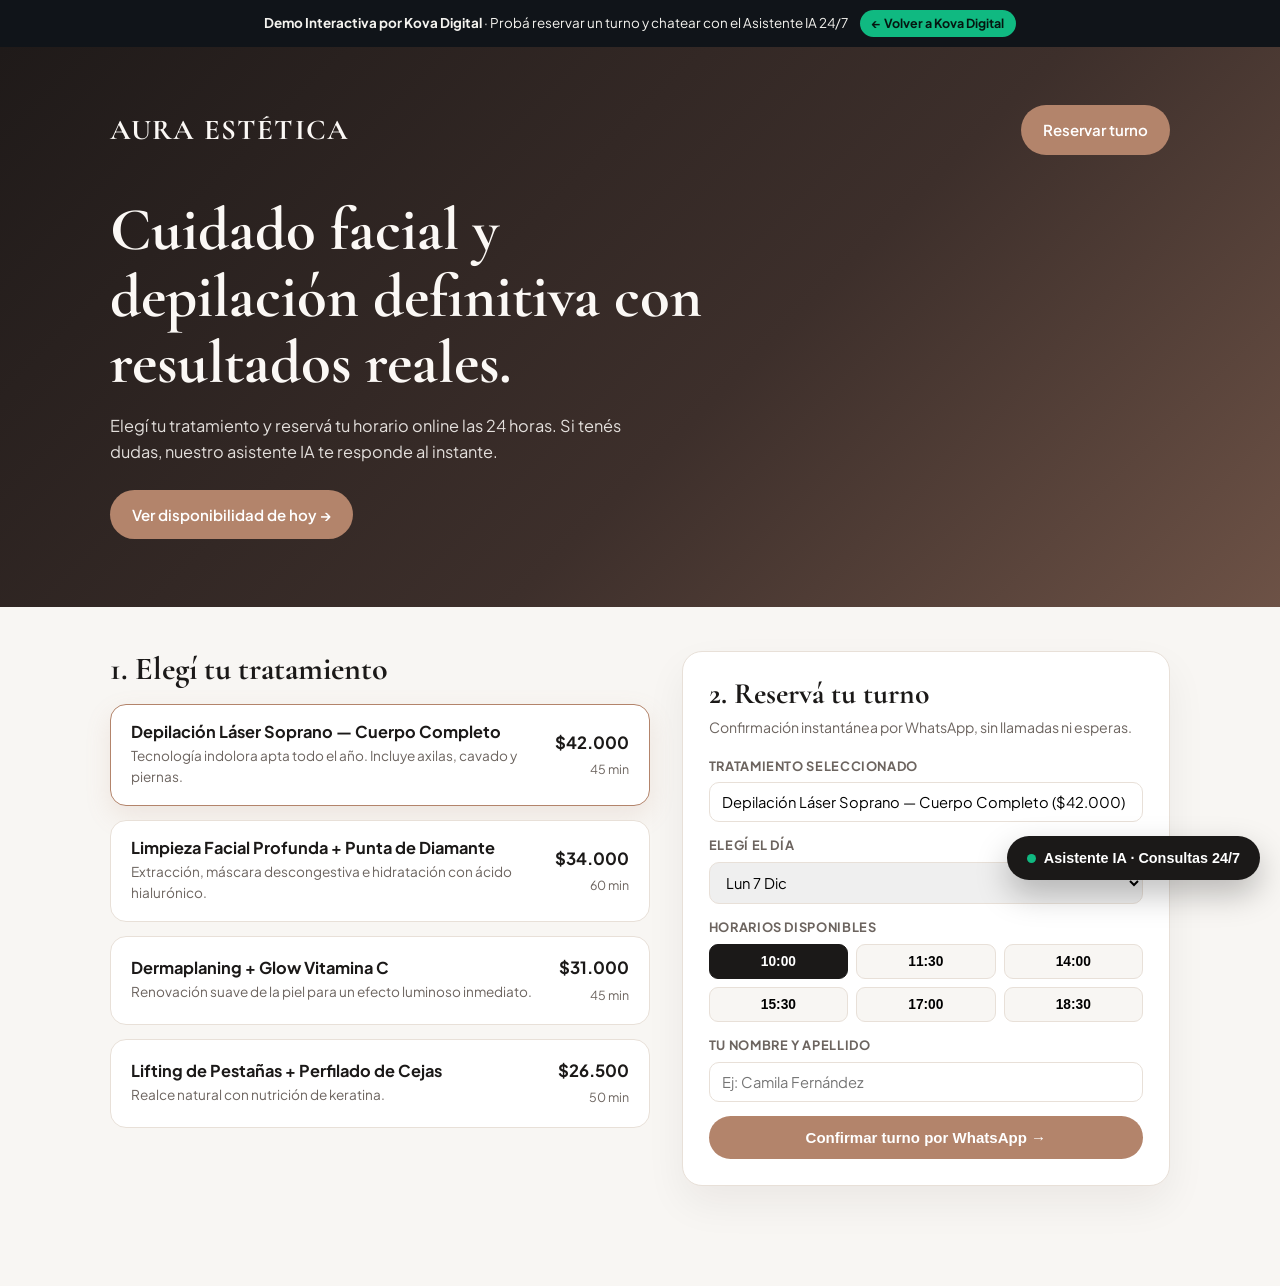
<file: demos/estetica/index.html>
<!DOCTYPE html>
<html lang="es">
<head>
  <meta charset="UTF-8" />
  <meta name="viewport" content="width=device-width, initial-scale=1.0" />
  <title>Aura Estética & Láser — Turnos Online 24/7 + Asistente IA</title>
  <link rel="preconnect" href="https://fonts.googleapis.com" />
  <link rel="preconnect" href="https://fonts.gstatic.com" crossorigin />
  <link href="https://fonts.googleapis.com/css2?family=Cormorant+Garamond:wght@600;700&family=Plus+Jakarta+Sans:wght@400;500;600;700&display=swap" rel="stylesheet" />
  <style>
    :root {
      --bg: #f8f6f3;
      --surface: #ffffff;
      --ink: #1b1918;
      --muted: #6c645f;
      --accent: #b3846b;
      --accent-dark: #8e644e;
      --border: #e8e0d8;
      --radius: 16px;
    }
    * { box-sizing: border-box; }
    body {
      margin: 0;
      font-family: 'Plus Jakarta Sans', system-ui, sans-serif;
      background: var(--bg);
      color: var(--ink);
      line-height: 1.55;
      padding-bottom: 100px;
    }
    h1, h2, h3 { font-family: 'Cormorant Garamond', Georgia, serif; margin: 0; line-height: 1.1; }
    a { color: inherit; text-decoration: none; }

    .kova-banner {
      background: #101419;
      color: #f4f3ef;
      padding: 10px 16px;
      font-size: 0.84rem;
      display: flex;
      justify-content: center;
      align-items: center;
      flex-wrap: wrap;
      gap: 12px;
      text-align: center;
    }
    .kova-banner a {
      background: #10b981;
      color: #051610;
      font-weight: 700;
      padding: 4px 12px;
      border-radius: 999px;
      font-size: 0.78rem;
    }

    .container { width: min(1060px, 92%); margin: 0 auto; }

    .hero {
      background: linear-gradient(135deg, #1f1a19 0%, #3d2f2b 58%, #6d5246 100%);
      color: #fbf8f5;
      padding: 58px 0 68px;
    }
    .nav-bar {
      display: flex;
      justify-content: space-between;
      align-items: center;
      margin-bottom: 42px;
    }
    .logo { font-family: 'Cormorant Garamond', serif; font-size: 1.8rem; font-weight: 700; letter-spacing: 0.04em; }
    .hero h1 { font-size: clamp(2.4rem, 5vw, 3.8rem); max-width: 640px; margin-bottom: 16px; }
    .hero p { max-width: 520px; opacity: 0.88; margin: 0 0 26px; font-size: 1.02rem; }
    .btn {
      display: inline-flex;
      align-items: center;
      justify-content: center;
      padding: 13px 22px;
      border-radius: 999px;
      font-weight: 600;
      cursor: pointer;
      border: none;
      font-size: 0.94rem;
    }
    .btn-primary { background: var(--accent); color: #fff; }
    .btn-primary:hover { background: var(--accent-dark); }

    .grid-main {
      display: grid;
      grid-template-columns: 1.05fr 0.95fr;
      gap: 32px;
      margin-top: 44px;
      align-items: start;
    }

    .section-title { font-size: 2rem; margin-bottom: 18px; }

    .service-list { display: flex; flex-direction: column; gap: 14px; }
    .service-card {
      background: var(--surface);
      border: 1px solid var(--border);
      border-radius: var(--radius);
      padding: 18px 20px;
      display: flex;
      justify-content: space-between;
      align-items: center;
      gap: 14px;
      cursor: pointer;
      transition: border-color 0.16s ease, box-shadow 0.16s ease;
    }
    .service-card:hover, .service-card.selected {
      border-color: var(--accent);
      box-shadow: 0 10px 26px rgba(179, 132, 107, 0.15);
    }
    .service-card h3 { font-family: 'Plus Jakarta Sans', sans-serif; font-size: 1.02rem; margin-bottom: 4px; }
    .service-card p { margin: 0; font-size: 0.85rem; color: var(--muted); }
    .service-price { text-align: right; white-space: nowrap; }
    .service-price strong { display: block; font-size: 1.05rem; }
    .service-price span { font-size: 0.78rem; color: var(--muted); }

    /* Booking Card */
    .booking-card {
      background: var(--surface);
      border: 1px solid var(--border);
      border-radius: 20px;
      padding: 26px;
      box-shadow: 0 18px 40px rgba(27, 25, 24, 0.06);
    }
    .booking-card h2 { font-size: 1.85rem; margin-bottom: 6px; }
    .booking-sub { color: var(--muted); font-size: 0.88rem; margin: 0 0 18px; }

    .field { margin-bottom: 14px; }
    .field label { display: block; font-size: 0.8rem; font-weight: 700; color: var(--muted); margin-bottom: 6px; text-transform: uppercase; letter-spacing: 0.05em; }
    .field input, .field select {
      width: 100%;
      padding: 10px 12px;
      border: 1px solid var(--border);
      border-radius: 10px;
      font-family: inherit;
      font-size: 0.92rem;
    }

    .slots-grid {
      display: grid;
      grid-template-columns: repeat(3, 1fr);
      gap: 8px;
    }
    .slot-btn {
      padding: 9px;
      border-radius: 9px;
      border: 1px solid var(--border);
      background: var(--bg);
      font-weight: 600;
      font-size: 0.86rem;
      cursor: pointer;
    }
    .slot-btn.active {
      background: var(--ink);
      color: #fff;
      border-color: var(--ink);
    }

    .confirm-box {
      display: none;
      margin-top: 14px;
      padding: 14px;
      border-radius: 12px;
      background: #eef8f2;
      border: 1px solid #b8e2c9;
      color: #143827;
      font-size: 0.88rem;
    }
    .confirm-box.show { display: block; }

    /* AI Chat Widget */
    .ai-fab {
      position: fixed;
      right: 20px;
      bottom: 20px;
      background: #1b1918;
      color: #fff;
      border: none;
      border-radius: 999px;
      padding: 14px 20px;
      font-weight: 700;
      font-size: 0.9rem;
      box-shadow: 0 14px 32px rgba(0, 0, 0, 0.25);
      cursor: pointer;
      display: flex;
      align-items: center;
      gap: 8px;
      z-index: 90;
    }
    .ai-dot { width: 9px; height: 9px; border-radius: 50%; background: #10b981; }

    .chat-box {
      position: fixed;
      right: 20px;
      bottom: 82px;
      width: min(350px, calc(100vw - 32px));
      background: #fff;
      border: 1px solid var(--border);
      border-radius: 18px;
      box-shadow: 0 24px 55px rgba(0, 0, 0, 0.2);
      display: none;
      flex-direction: column;
      overflow: hidden;
      z-index: 95;
    }
    .chat-box.open { display: flex; }

    .chat-head {
      background: #1b1918;
      color: #fff;
      padding: 14px 16px;
      display: flex;
      justify-content: space-between;
      align-items: center;
    }
    .chat-head strong { display: block; font-size: 0.92rem; }
    .chat-head span { font-size: 0.74rem; color: #a7f3d0; }
    .chat-close { background: none; border: none; color: #fff; font-size: 1.2rem; cursor: pointer; }

    .chat-messages {
      padding: 14px;
      height: 250px;
      overflow-y: auto;
      display: flex;
      flex-direction: column;
      gap: 10px;
      background: #faf8f6;
    }
    .msg {
      padding: 9px 12px;
      border-radius: 12px;
      font-size: 0.85rem;
      max-width: 88%;
    }
    .msg.bot { background: #fff; border: 1px solid var(--border); align-self: flex-start; }
    .msg.user { background: var(--accent); color: #fff; align-self: flex-end; }

    .quick-replies {
      display: flex;
      flex-wrap: wrap;
      gap: 6px;
      padding: 8px 12px;
      border-top: 1px solid var(--border);
      background: #fff;
    }
    .quick-replies button {
      border: 1px solid var(--border);
      background: var(--bg);
      font-size: 0.75rem;
      padding: 5px 9px;
      border-radius: 999px;
      cursor: pointer;
    }

    .chat-input-row {
      display: flex;
      border-top: 1px solid var(--border);
    }
    .chat-input-row input {
      flex: 1;
      border: none;
      padding: 11px 12px;
      font-family: inherit;
      font-size: 0.88rem;
      outline: none;
    }
    .chat-input-row button {
      background: var(--ink);
      color: #fff;
      border: none;
      padding: 0 16px;
      font-weight: 700;
      cursor: pointer;
    }

    @media (max-width: 880px) {
      .grid-main { grid-template-columns: 1fr; }
    }
  </style>
</head>
<body>
  <div class="kova-banner">
    <span><strong>Demo Interactiva por Kova Digital</strong> · Probá reservar un turno y chatear con el Asistente IA 24/7</span>
    <a href="../../index.html">← Volver a Kova Digital</a>
  </div>

  <header class="hero">
    <div class="container">
      <div class="nav-bar">
        <div class="logo">AURA ESTÉTICA</div>
        <a href="#reservar" class="btn btn-primary">Reservar turno</a>
      </div>
      <h1>Cuidado facial y depilación definitiva con resultados reales.</h1>
      <p>Elegí tu tratamiento y reservá tu horario online las 24 horas. Si tenés dudas, nuestro asistente IA te responde al instante.</p>
      <a href="#reservar" class="btn btn-primary">Ver disponibilidad de hoy →</a>
    </div>
  </header>

  <main class="container grid-main" id="reservar">
    <section>
      <h2 class="section-title">1. Elegí tu tratamiento</h2>
      <div class="service-list" id="serviceList"></div>
    </section>

    <section class="booking-card">
      <h2>2. Reservá tu turno</h2>
      <p class="booking-sub">Confirmación instantánea por WhatsApp, sin llamadas ni esperas.</p>

      <div class="field">
        <label>Tratamiento seleccionado</label>
        <input id="selectedTreatment" type="text" readonly />
      </div>

      <div class="field">
        <label for="bookingDate">Elegí el día</label>
        <select id="bookingDate"></select>
      </div>

      <div class="field">
        <label>Horarios disponibles</label>
        <div class="slots-grid" id="slotsGrid">
          <button type="button" class="slot-btn active">10:00</button>
          <button type="button" class="slot-btn">11:30</button>
          <button type="button" class="slot-btn">14:00</button>
          <button type="button" class="slot-btn">15:30</button>
          <button type="button" class="slot-btn">17:00</button>
          <button type="button" class="slot-btn">18:30</button>
        </div>
      </div>

      <div class="field">
        <label for="clientName">Tu nombre y apellido</label>
        <input id="clientName" type="text" placeholder="Ej: Camila Fernández" />
      </div>

      <button class="btn btn-primary" style="width:100%;" id="confirmBookingBtn">Confirmar turno por WhatsApp →</button>

      <div class="confirm-box" id="confirmBox"></div>
    </section>
  </main>

  <!-- Asistente IA 24/7 -->
  <button class="ai-fab" id="aiFab">
    <span class="ai-dot"></span>
    Asistente IA · Consultas 24/7
  </button>

  <div class="chat-box" id="chatBox">
    <div class="chat-head">
      <div>
        <strong>Asistente Virtual Aura</strong>
        <span>● En línea 24/7 · Respuesta inmediata</span>
      </div>
      <button class="chat-close" id="chatClose">×</button>
    </div>
    <div class="chat-messages" id="chatMessages">
      <div class="msg bot">¡Hola! Soy el asistente IA de Aura Estética. Preguntame por precios, preparación para depilación láser, ubicación o horarios.</div>
    </div>
    <div class="quick-replies">
      <button data-q="¿Cuánto sale la depilación láser?">Precios láser</button>
      <button data-q="¿Dónde están ubicados?">Ubicación</button>
      <button data-q="¿Cómo debo ir preparada a la sesión?">Preparación</button>
      <button data-q="¿Qué medios de pago aceptan?">Medios de pago</button>
    </div>
    <div class="chat-input-row">
      <input id="chatInput" type="text" placeholder="Escribí tu consulta..." />
      <button id="chatSend">Enviar</button>
    </div>
  </div>

  <script>
    const CLINIC_WA = '5491157411630';

    const SERVICES = [
      { id: 1, name: 'Depilación Láser Soprano — Cuerpo Completo', desc: 'Tecnología indolora apta todo el año. Incluye axilas, cavado y piernas.', duration: '45 min', price: '$42.000' },
      { id: 2, name: 'Limpieza Facial Profunda + Punta de Diamante', desc: 'Extracción, máscara descongestiva e hidratación con ácido hialurónico.', duration: '60 min', price: '$34.000' },
      { id: 3, name: 'Dermaplaning + Glow Vitamina C', desc: 'Renovación suave de la piel para un efecto luminoso inmediato.', duration: '45 min', price: '$31.000' },
      { id: 4, name: 'Lifting de Pestañas + Perfilado de Cejas', desc: 'Realce natural con nutrición de keratina.', duration: '50 min', price: '$26.500' }
    ];

    let selectedService = SERVICES[0];
    let selectedSlot = '10:00';

    const serviceListEl = document.getElementById('serviceList');
    const selectedInput = document.getElementById('selectedTreatment');

    function renderServices() {
      serviceListEl.innerHTML = SERVICES.map(s => `
        <article class="service-card ${s.id === selectedService.id ? 'selected' : ''}" onclick="pickService(${s.id})">
          <div>
            <h3>${s.name}</h3>
            <p>${s.desc}</p>
          </div>
          <div class="service-price">
            <strong>${s.price}</strong>
            <span>${s.duration}</span>
          </div>
        </article>
      `).join('');
      selectedInput.value = `${selectedService.name} (${selectedService.price})`;
    }

    window.pickService = function(id) {
      selectedService = SERVICES.find(s => s.id === id);
      renderServices();
    };

    // Generar próximos 6 días hábiles automáticamente
    const dateSelect = document.getElementById('bookingDate');
    const dias = ['Dom', 'Lun', 'Mar', 'Mié', 'Jue', 'Vie', 'Sáb'];
    const meses = ['Ene', 'Feb', 'Mar', 'Abr', 'May', 'Jun', 'Jul', 'Ago', 'Sep', 'Oct', 'Nov', 'Dic'];
    for (let i = 1; i <= 7; i++) {
      const d = new Date();
      d.setDate(d.getDate() + i);
      if (d.getDay() === 0) continue; // Saltar domingos
      const label = `${dias[d.getDay()]} ${d.getDate()} ${meses[d.getMonth()]}`;
      const opt = document.createElement('option');
      opt.value = label;
      opt.textContent = label;
      dateSelect.appendChild(opt);
    }

    document.querySelectorAll('.slot-btn').forEach(btn => {
      btn.addEventListener('click', () => {
        document.querySelectorAll('.slot-btn').forEach(b => b.classList.remove('active'));
        btn.classList.add('active');
        selectedSlot = btn.textContent;
      });
    });

    document.getElementById('confirmBookingBtn').addEventListener('click', () => {
      const name = document.getElementById('clientName').value.trim() || 'Paciente';
      const date = dateSelect.value;
      const msg = `Hola Aura Estética! Soy ${name}. Quiero confirmar mi turno para:\n• Tratamiento: ${selectedService.name}\n• Día: ${date}\n• Horario: ${selectedSlot} hs`;
      const waUrl = `https://wa.me/${CLINIC_WA}?text=${encodeURIComponent(msg)}`;
      const box = document.getElementById('confirmBox');
      box.innerHTML = `<strong>¡Turno pre-reservado!</strong><br/>${selectedService.name} · ${date} a las ${selectedSlot} hs.<br/><br/><a href="${waUrl}" target="_blank" rel="noopener noreferrer" style="font-weight:700;text-decoration:underline;color:#143827;">Clic aquí para enviar confirmación por WhatsApp →</a>`;
      box.classList.add('show');
    });

    // Asistente IA
    const chatBox = document.getElementById('chatBox');
    const chatMessages = document.getElementById('chatMessages');
    const chatInput = document.getElementById('chatInput');

    document.getElementById('aiFab').addEventListener('click', () => chatBox.classList.toggle('open'));
    document.getElementById('chatClose').addEventListener('click', () => chatBox.classList.remove('open'));

    function getAiReply(text) {
      const t = text.toLowerCase();
      if (t.includes('precio') || t.includes('sale') || t.includes('láser') || t.includes('laser')) {
        return 'La sesión de Depilación Láser Soprano cuerpo completo está $42.000 (y tenemos packs de 6 sesiones con 15% OFF). Limpieza facial profunda $34.000. ¿Querés que te ayude a reservar turno?';
      }
      if (t.includes('ubic') || t.includes('direcc') || t.includes('donde') || t.includes('dónde')) {
        return 'Estamos en Av. Cabildo 2150, Belgrano (a 2 cuadras del subte D). Atendemos de lunes a sábado de 9:30 a 20:00 hs.';
      }
      if (t.includes('prepar') || t.includes('antes') || t.includes('rasur')) {
        return 'Para depilación láser te pedimos venir rasurada con maquinita 24 horas antes (sin cera ni pinza) y con la piel limpia sin cremas ni desodorante.';
      }
      if (t.includes('pago') || t.includes('tarjeta') || t.includes('cuota') || t.includes('mercado')) {
        return 'Aceptamos efectivo (10% OFF), transferencia bancaria, Mercado Pago y tarjetas de crédito hasta en 3 cuotas sin interés.';
      }
      return '¡Buena consulta! Podés seleccionar tu tratamiento y horario arriba en el turnero online, o escribirnos directo por WhatsApp para una evaluación personalizada sin cargo.';
    }

    function sendChat(text) {
      if (!text.trim()) return;
      const userDiv = document.createElement('div');
      userDiv.className = 'msg user';
      userDiv.textContent = text;
      chatMessages.appendChild(userDiv);

      setTimeout(() => {
        const botDiv = document.createElement('div');
        botDiv.className = 'msg bot';
        botDiv.textContent = getAiReply(text);
        chatMessages.appendChild(botDiv);
        chatMessages.scrollTop = chatMessages.scrollHeight;
      }, 320);

      chatMessages.scrollTop = chatMessages.scrollHeight;
      chatInput.value = '';
    }

    document.getElementById('chatSend').addEventListener('click', () => sendChat(chatInput.value));
    chatInput.addEventListener('keydown', (e) => { if (e.key === 'Enter') sendChat(chatInput.value); });
    document.querySelectorAll('.quick-replies button').forEach(btn => {
      btn.addEventListener('click', () => sendChat(btn.dataset.q));
    });

    renderServices();
  </script>
</body>
</html>
</file>
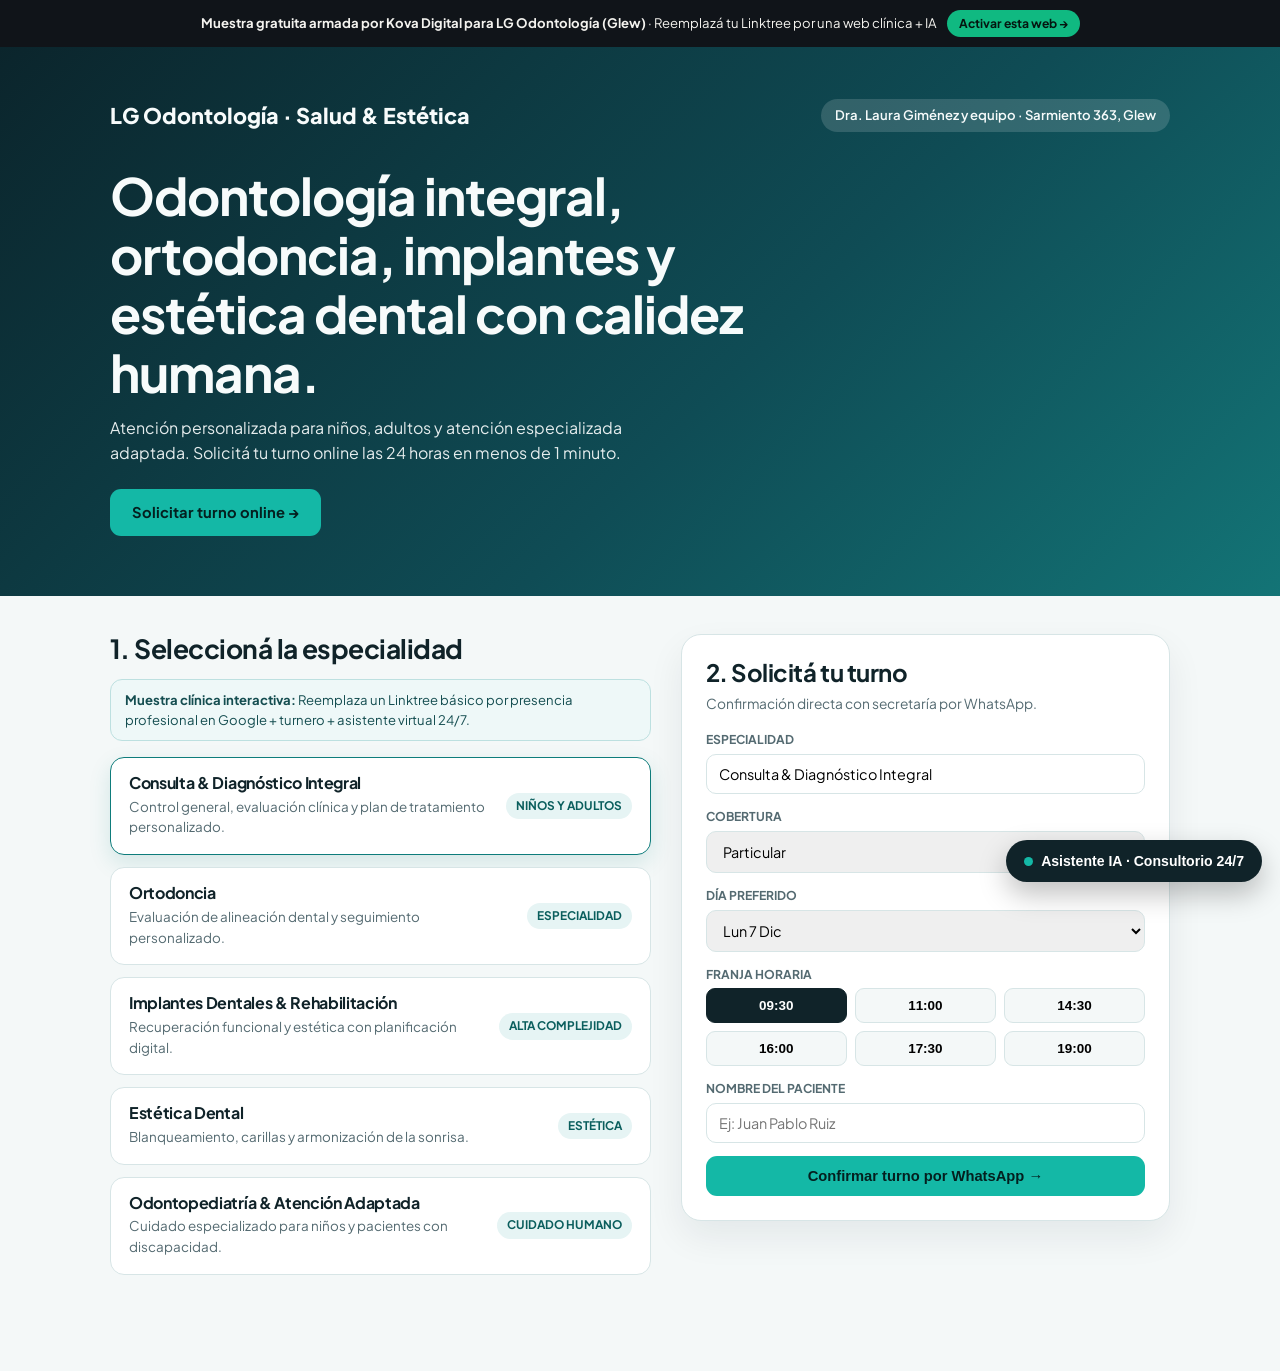
<file: demos/lg-odontologia-glew/index.html>
<!DOCTYPE html>
<html lang="es">
<head>
  <meta charset="UTF-8" />
  <meta name="viewport" content="width=device-width, initial-scale=1.0" />
  <title>LG Odontología Salud & Estética — Turnos Online 24/7 | Glew</title>
  <link rel="preconnect" href="https://fonts.googleapis.com" />
  <link rel="preconnect" href="https://fonts.gstatic.com" crossorigin />
  <link href="https://fonts.googleapis.com/css2?family=Plus+Jakarta+Sans:wght@400;500;600;700;800&display=swap" rel="stylesheet" />
  <style>
    :root { --bg:#f4f8f8; --card:#fff; --ink:#102329; --muted:#546a71; --accent:#0e7c7b; --accent-d:#0a5e5d; --border:#d7e5e6; }
    * { box-sizing:border-box; }
    body { margin:0; font-family:'Plus Jakarta Sans',system-ui,sans-serif; background:var(--bg); color:var(--ink); line-height:1.55; padding-bottom:96px; }
    h1,h2,h3 { margin:0; line-height:1.15; letter-spacing:-.02em; }
    a { color:inherit; text-decoration:none; }
    .kova-bar { background:#101419; color:#f4f3ef; padding:10px 16px; font-size:.82rem; display:flex; justify-content:center; align-items:center; flex-wrap:wrap; gap:10px; text-align:center; }
    .kova-bar a { background:#10b981; color:#051610; font-weight:700; padding:4px 12px; border-radius:999px; font-size:.76rem; }
    .wrap { width:min(1060px,92%); margin:0 auto; }
    .hero { background:linear-gradient(135deg,#0b252c 0%,#0f4c55 58%,#137476 100%); color:#f7fbfb; padding:52px 0 60px; }
    .top { display:flex; justify-content:space-between; align-items:center; flex-wrap:wrap; gap:12px; margin-bottom:34px; }
    .logo { font-size:1.35rem; font-weight:800; }
    .pill { background:rgba(255,255,255,.15); padding:6px 14px; border-radius:999px; font-size:.82rem; font-weight:600; }
    .hero h1 { font-size:clamp(2rem,4.4vw,3.2rem); max-width:660px; margin-bottom:14px; }
    .hero p { max-width:560px; opacity:.92; margin:0 0 24px; }
    .btn { display:inline-flex; align-items:center; justify-content:center; padding:12px 22px; border-radius:11px; font-weight:700; cursor:pointer; border:none; font-size:.92rem; background:#14b8a6; color:#04201f; }
    .btn:hover { background:#0d9488; color:#fff; }
    .grid { display:grid; grid-template-columns:1.05fr .95fr; gap:30px; margin-top:38px; align-items:start; }
    .stitle { font-size:1.65rem; margin-bottom:14px; }
    .notice { background:#eef8f8; border:1px solid #bde0e0; color:#144d50; border-radius:12px; padding:10px 14px; font-size:.82rem; margin-bottom:16px; }
    .slist { display:flex; flex-direction:column; gap:12px; }
    .scard { background:#fff; border:1px solid var(--border); border-radius:14px; padding:16px 18px; display:flex; justify-content:space-between; align-items:center; gap:12px; cursor:pointer; }
    .scard.sel { border-color:var(--accent); box-shadow:0 8px 22px rgba(14,124,123,.14); }
    .scard h3 { font-size:1rem; margin-bottom:4px; }
    .scard p { margin:0; font-size:.84rem; color:var(--muted); }
    .badge { background:#e6f4f4; color:var(--accent-d); font-size:.74rem; font-weight:700; padding:4px 10px; border-radius:999px; white-space:nowrap; }
    .bcard { background:#fff; border:1px solid var(--border); border-radius:20px; padding:24px; box-shadow:0 16px 36px rgba(16,35,41,.07); }
    .bcard h2 { font-size:1.5rem; margin-bottom:6px; }
    .sub { color:var(--muted); font-size:.86rem; margin:0 0 16px; }
    .f { margin-bottom:13px; }
    .f label { display:block; font-size:.76rem; font-weight:700; color:var(--muted); margin-bottom:5px; text-transform:uppercase; }
    .f input, .f select { width:100%; padding:10px 12px; border:1px solid var(--border); border-radius:10px; font-family:inherit; font-size:.9rem; }
    .slots { display:grid; grid-template-columns:repeat(3,1fr); gap:8px; }
    .slot { padding:9px; border-radius:9px; border:1px solid var(--border); background:var(--bg); font-weight:600; font-size:.84rem; cursor:pointer; }
    .slot.act { background:var(--ink); color:#fff; border-color:var(--ink); }
    .cbox { display:none; margin-top:14px; padding:14px; border-radius:12px; background:#eef8f2; border:1px solid #b8e2c9; color:#143827; font-size:.86rem; }
    .cbox.show { display:block; }
    .fab { position:fixed; right:18px; bottom:18px; background:var(--ink); color:#fff; border:none; border-radius:999px; padding:13px 18px; font-weight:700; font-size:.88rem; box-shadow:0 12px 28px rgba(0,0,0,.25); cursor:pointer; display:flex; align-items:center; gap:8px; z-index:90; }
    .dot { width:9px; height:9px; border-radius:50%; background:#14b8a6; }
    .chat { position:fixed; right:18px; bottom:78px; width:min(345px,calc(100vw - 32px)); background:#fff; border:1px solid var(--border); border-radius:18px; box-shadow:0 22px 50px rgba(0,0,0,.22); display:none; flex-direction:column; overflow:hidden; z-index:95; }
    .chat.open { display:flex; }
    .chead { background:var(--ink); color:#fff; padding:13px 15px; display:flex; justify-content:space-between; align-items:center; }
    .chead strong { display:block; font-size:.9rem; }
    .chead span { font-size:.73rem; color:#99f6e4; }
    .cmsgs { padding:13px; height:235px; overflow-y:auto; display:flex; flex-direction:column; gap:9px; background:#f5fafa; }
    .msg { padding:9px 12px; border-radius:12px; font-size:.84rem; max-width:88%; }
    .bot { background:#fff; border:1px solid var(--border); align-self:flex-start; }
    .usr { background:var(--accent); color:#fff; align-self:flex-end; }
    .qr { display:flex; flex-wrap:wrap; gap:6px; padding:8px 12px; border-top:1px solid var(--border); }
    .qr button { border:1px solid var(--border); background:var(--bg); font-size:.74rem; padding:5px 9px; border-radius:999px; cursor:pointer; }
    .crow { display:flex; border-top:1px solid var(--border); }
    .crow input { flex:1; border:none; padding:11px; font-family:inherit; font-size:.86rem; outline:none; }
    .crow button { background:var(--ink); color:#fff; border:none; padding:0 15px; font-weight:700; cursor:pointer; }
    @media(max-width:880px){ .grid{ grid-template-columns:1fr; } }
  </style>
</head>
<body>
  <div class="kova-bar">
    <span><strong>Muestra gratuita armada por Kova Digital para LG Odontología (Glew)</strong> · Reemplazá tu Linktree por una web clínica + IA</span>
    <a href="https://wa.me/5491157411630?text=Hola%20Kova%20Digital!%20Vi%20la%20demo%20de%20LG%20Odontologia%20y%20quiero%20activarla." target="_blank" rel="noopener noreferrer">Activar esta web →</a>
  </div>

  <header class="hero">
    <div class="wrap">
      <div class="top">
        <div class="logo">LG Odontología · Salud & Estética</div>
        <div class="pill">Dra. Laura Giménez y equipo · Sarmiento 363, Glew</div>
      </div>
      <h1>Odontología integral, ortodoncia, implantes y estética dental con calidez humana.</h1>
      <p>Atención personalizada para niños, adultos y atención especializada adaptada. Solicitá tu turno online las 24 horas en menos de 1 minuto.</p>
      <a href="#turnos" class="btn">Solicitar turno online →</a>
    </div>
  </header>

  <main class="wrap grid" id="turnos">
    <section>
      <h2 class="stitle">1. Seleccioná la especialidad</h2>
      <div class="notice"><strong>Muestra clínica interactiva:</strong> Reemplaza un Linktree básico por presencia profesional en Google + turnero + asistente virtual 24/7.</div>
      <div class="slist" id="slist"></div>
    </section>

    <section class="bcard">
      <h2>2. Solicitá tu turno</h2>
      <p class="sub">Confirmación directa con secretaría por WhatsApp.</p>
      <div class="f"><label>Especialidad</label><input id="selS" readonly /></div>
      <div class="f"><label for="cov">Cobertura</label><select id="cov"><option>Particular</option><option>Consultar Obra Social / Prepaga</option></select></div>
      <div class="f"><label for="bdate">Día preferido</label><select id="bdate"></select></div>
      <div class="f"><label>Franja horaria</label>
        <div class="slots"><button type="button" class="slot act">09:30</button><button type="button" class="slot">11:00</button><button type="button" class="slot">14:30</button><button type="button" class="slot">16:00</button><button type="button" class="slot">17:30</button><button type="button" class="slot">19:00</button></div>
      </div>
      <div class="f"><label for="cname">Nombre del paciente</label><input id="cname" placeholder="Ej: Juan Pablo Ruiz" /></div>
      <button class="btn" style="width:100%;" id="conf">Confirmar turno por WhatsApp →</button>
      <div class="cbox" id="cbox"></div>
    </section>
  </main>

  <button class="fab" id="fab"><span class="dot"></span>Asistente IA · Consultorio 24/7</button>
  <div class="chat" id="chat">
    <div class="chead"><div><strong>Asistente Virtual LG Odontología</strong><span>● Respuesta inmediata 24/7</span></div><button style="background:none;border:none;color:#fff;font-size:1.2rem;cursor:pointer;" id="ccls">×</button></div>
    <div class="cmsgs" id="cmsgs"><div class="msg bot">¡Hola! Soy el asistente virtual de LG Odontología (Sarmiento 363, Glew). Consultame por especialidades, ubicación, atención a niños o cómo pedir turno.</div></div>
    <div class="qr">
      <button data-q="¿Dónde queda el consultorio?">Ubicación</button>
      <button data-q="¿Hacen ortodoncia e implantes?">Ortodoncia/Implantes</button>
      <button data-q="¿Atienden niños?">Odontopediatría</button>
      <button data-q="¿Cómo saco turno?">Pedir turno</button>
    </div>
    <div class="crow"><input id="cin" placeholder="Escribí tu consulta..." /><button id="csnd">Enviar</button></div>
  </div>

  <script>
    const WA = '5491125167100';
    const S = [
      { id:1, n:'Consulta & Diagnóstico Integral', d:'Control general, evaluación clínica y plan de tratamiento personalizado.', b:'NIÑOS Y ADULTOS' },
      { id:2, n:'Ortodoncia', d:'Evaluación de alineación dental y seguimiento personalizado.', b:'ESPECIALIDAD' },
      { id:3, n:'Implantes Dentales & Rehabilitación', d:'Recuperación funcional y estética con planificación digital.', b:'ALTA COMPLEJIDAD' },
      { id:4, n:'Estética Dental', d:'Blanqueamiento, carillas y armonización de la sonrisa.', b:'ESTÉTICA' },
      { id:5, n:'Odontopediatría & Atención Adaptada', d:'Cuidado especializado para niños y pacientes con discapacidad.', b:'CUIDADO HUMANO' }
    ];
    let cur = S[0], slot = '09:30';
    function renderS() {
      document.getElementById('slist').innerHTML = S.map(x => `<article class="scard ${x.id===cur.id?'sel':''}" onclick="pick(${x.id})"><div><h3>${x.n}</h3><p>${x.d}</p></div><span class="badge">${x.b}</span></article>`).join('');
      document.getElementById('selS').value = cur.n;
    }
    window.pick = id => { cur = S.find(x => x.id === id); renderS(); };
    const ds = document.getElementById('bdate'), dias=['Dom','Lun','Mar','Mié','Jue','Vie','Sáb'], mes=['Ene','Feb','Mar','Abr','May','Jun','Jul','Ago','Sep','Oct','Nov','Dic'];
    for (let i=1;i<=7;i++){ const d=new Date(); d.setDate(d.getDate()+i); if(d.getDay()===0) continue; const o=document.createElement('option'); o.textContent=o.value=`${dias[d.getDay()]} ${d.getDate()} ${mes[d.getMonth()]}`; ds.appendChild(o); }
    document.querySelectorAll('.slot').forEach(b=>b.addEventListener('click',()=>{ document.querySelectorAll('.slot').forEach(k=>k.classList.remove('act')); b.classList.add('act'); slot=b.textContent; }));
    document.getElementById('conf').addEventListener('click',()=>{
      const nm=document.getElementById('cname').value.trim()||'Paciente';
      const cov=document.getElementById('cov').value;
      const msg=`Hola LG Odontología! Soy ${nm} y quiero solicitar turno:\n• Especialidad: ${cur.n}\n• Cobertura: ${cov}\n• Día preferido: ${ds.value}\n• Horario: ${slot} hs`;
      const u=`https://wa.me/${WA}?text=${encodeURIComponent(msg)}`;
      const bx=document.getElementById('cbox');
      bx.innerHTML=`<strong>¡Solicitud de turno lista!</strong><br>${cur.n} · ${ds.value} a las ${slot} hs.<br><br><a href="${u}" target="_blank" rel="noopener noreferrer" style="font-weight:700;text-decoration:underline;color:#143827;">Enviar solicitud por WhatsApp →</a>`;
      bx.classList.add('show');
    });
    const chat=document.getElementById('chat'), cmsgs=document.getElementById('cmsgs'), cin=document.getElementById('cin');
    document.getElementById('fab').addEventListener('click',()=>chat.classList.toggle('open'));
    document.getElementById('ccls').addEventListener('click',()=>chat.classList.remove('open'));
    function reply(t){
      const s=t.toLowerCase();
      if(s.includes('ubic')||s.includes('donde')||s.includes('dónde')) return 'El consultorio está en Sarmiento 363, Glew (Buenos Aires).';
      if(s.includes('ortod')||s.includes('implan')||s.includes('estet')) return 'Sí, realizamos ortodoncia, implantes dentales y estética dental. Podés pedir una consulta de diagnóstico arriba en el turnero.';
      if(s.includes('niñ')||s.includes('pediat')||s.includes('discap')) return 'Contamos con odontopediatría y atención adaptada con enfoque cálido y humano para cada paciente.';
      return 'Podés elegir la especialidad, tu día preferido y franja horaria en el formulario y enviarlo en 1 clic a nuestro WhatsApp.';
    }
    function send(t){
      if(!t.trim()) return;
      const u=document.createElement('div'); u.className='msg usr'; u.textContent=t; cmsgs.appendChild(u);
      setTimeout(()=>{ const b=document.createElement('div'); b.className='msg bot'; b.textContent=reply(t); cmsgs.appendChild(b); cmsgs.scrollTop=cmsgs.scrollHeight; },280);
      cmsgs.scrollTop=cmsgs.scrollHeight; cin.value='';
    }
    document.getElementById('csnd').addEventListener('click',()=>send(cin.value));
    cin.addEventListener('keydown',e=>{ if(e.key==='Enter') send(cin.value); });
    document.querySelectorAll('.qr button').forEach(b=>b.addEventListener('click',()=>send(b.dataset.q)));
    renderS();
  </script>
</body>
</html>
</file>
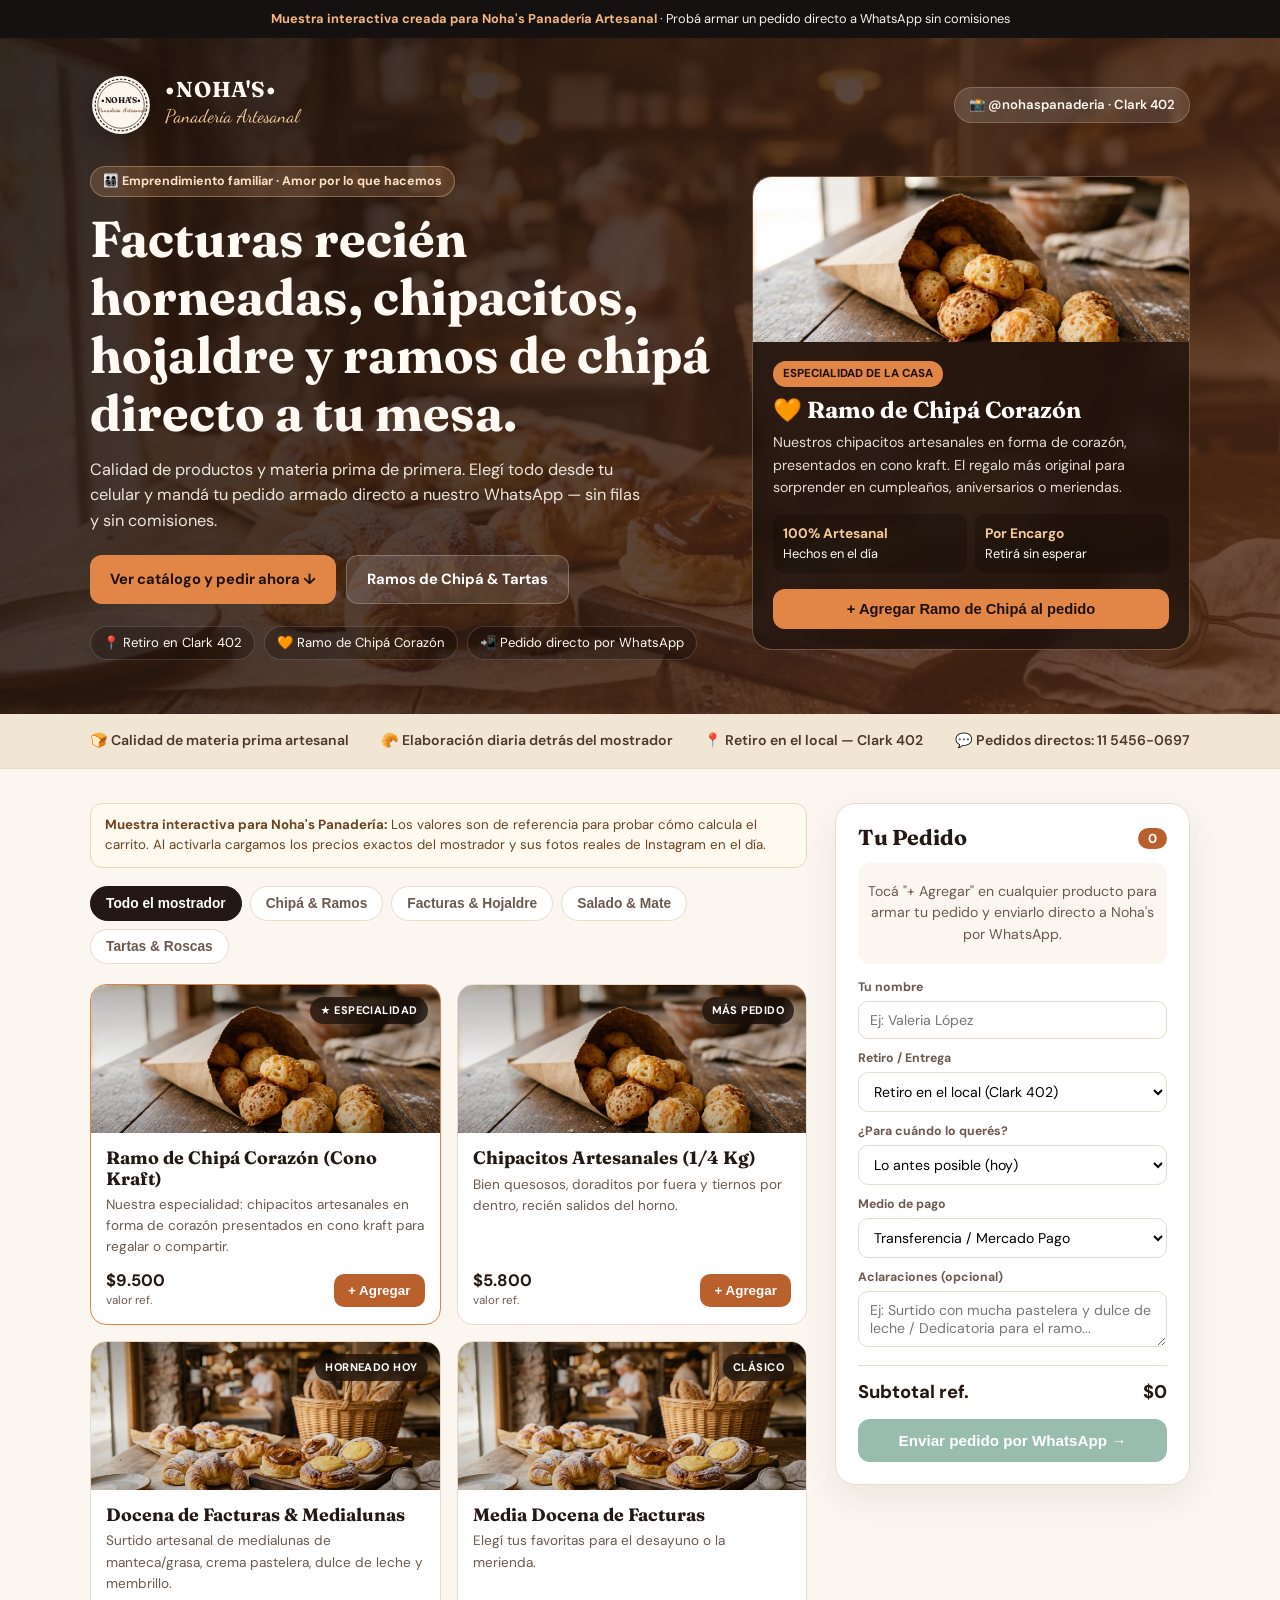
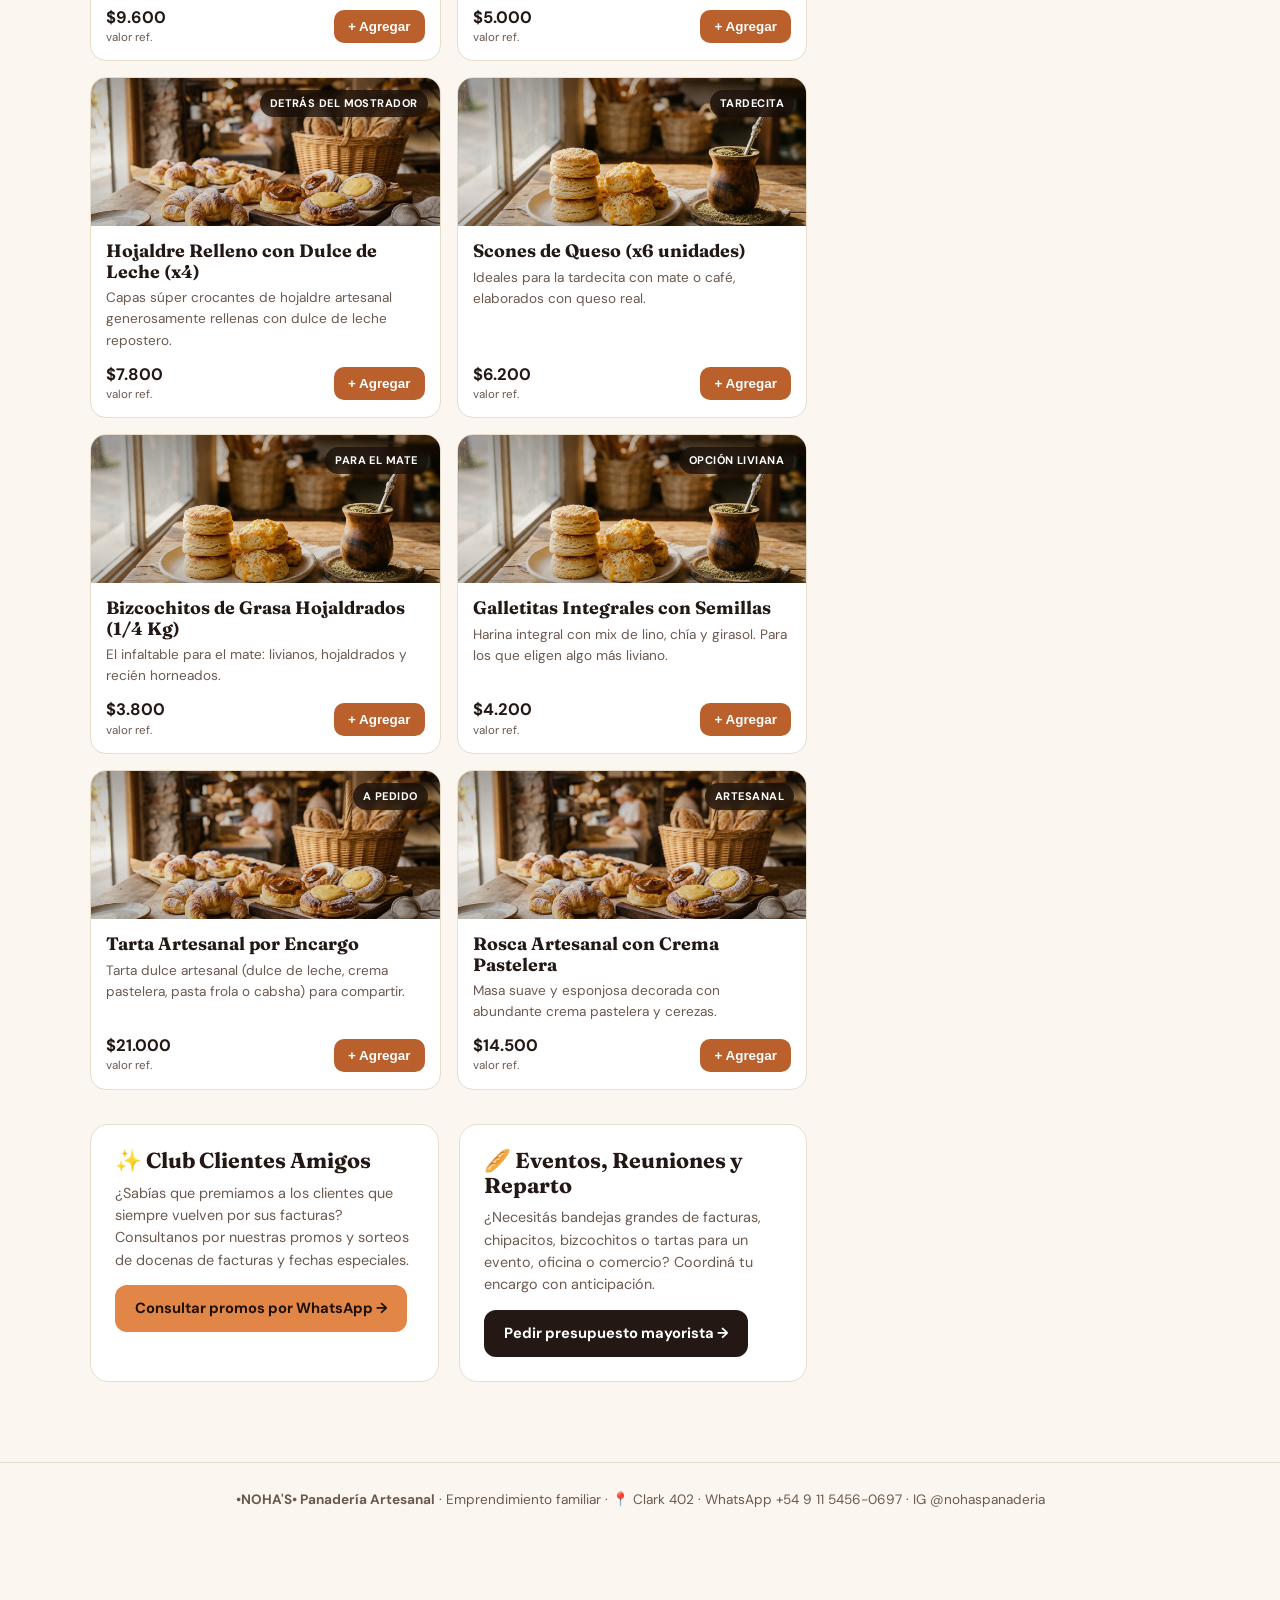
<file: demos/nohas-panaderia/index.html>
<!DOCTYPE html>
<html lang="es">
<head>
  <meta charset="UTF-8" />
  <meta name="viewport" content="width=device-width, initial-scale=1.0" />
  <title>Noha's Panadería Artesanal — Pedidos Directos | Clark 402</title>
  <meta name="description" content="Emprendimiento familiar de panadería artesanal. Facturas, medialunas, chipacitos, ramos de chipá, scones de queso, hojaldre con dulce de leche y tartas. Pedidos directos a WhatsApp." />
  <link rel="preconnect" href="https://fonts.googleapis.com" />
  <link rel="preconnect" href="https://fonts.gstatic.com" crossorigin />
  <link href="https://fonts.googleapis.com/css2?family=DM+Sans:wght@400;500;600;700&family=Dancing+Script:wght@600;700&family=Fraunces:opsz,wght@9..144,600;9..144,700&display=swap" rel="stylesheet" />
  <style>
    :root {
      --bg: #fbf7f0;
      --kraft: #f1e5d3;
      --card: #ffffff;
      --ink: #231813;
      --muted: #6c594e;
      --crust: #b9602c;
      --crust-d: #96491e;
      --green: #1c6b4a;
      --green-d: #145338;
      --border: #e8dccb;
      --shadow: 0 14px 36px rgba(35, 24, 19, 0.08);
    }
    *, *::before, *::after { box-sizing: border-box; }
    html { scroll-behavior: smooth; }
    body {
      margin: 0;
      font-family: 'DM Sans', system-ui, -apple-system, sans-serif;
      background: var(--bg);
      color: var(--ink);
      line-height: 1.55;
      padding-bottom: 100px;
    }
    h1, h2, h3 { font-family: 'Fraunces', Georgia, serif; margin: 0; line-height: 1.15; }
    a { color: inherit; text-decoration: none; }

    /* Top sample bar */
    .demo-bar {
      background: #141110;
      color: #f6f1ea;
      padding: 9px 16px;
      font-size: 0.8rem;
      display: flex;
      justify-content: center;
      align-items: center;
      flex-wrap: wrap;
      gap: 10px;
      text-align: center;
    }
    .demo-bar strong { color: #f4b67f; }

    .wrap { width: min(1100px, 92%); margin: 0 auto; }

    /* Hero */
    .hero {
      background:
        linear-gradient(125deg, rgba(28, 17, 12, 0.9) 0%, rgba(56, 31, 20, 0.82) 56%, rgba(88, 45, 24, 0.76) 100%),
        url('./img/facturas.jpg') center/cover no-repeat;
      color: #fffaf3;
      padding: 36px 0 54px;
    }
    .hero-nav {
      display: flex;
      justify-content: space-between;
      align-items: center;
      flex-wrap: wrap;
      gap: 14px;
      margin-bottom: 30px;
    }
    .brand-lockup {
      display: flex;
      align-items: center;
      gap: 13px;
    }
    .stamp {
      width: 62px;
      height: 62px;
      flex-shrink: 0;
      filter: drop-shadow(0 6px 14px rgba(0, 0, 0, 0.35));
    }
    .brand-title {
      font-family: 'Fraunces', serif;
      font-size: 1.35rem;
      font-weight: 700;
      letter-spacing: 0.04em;
      line-height: 1.05;
    }
    .brand-sub {
      font-family: 'Dancing Script', cursive;
      font-size: 1.15rem;
      color: #f3c89c;
      display: block;
    }
    .ig-pill {
      background: rgba(255, 255, 255, 0.13);
      border: 1px solid rgba(255, 255, 255, 0.2);
      padding: 7px 14px;
      border-radius: 999px;
      font-size: 0.82rem;
      font-weight: 600;
      display: inline-flex;
      align-items: center;
      gap: 6px;
    }
    .hero-grid {
      display: grid;
      grid-template-columns: 1.18fr 0.82fr;
      gap: 32px;
      align-items: center;
    }
    .kicker {
      display: inline-block;
      background: rgba(244, 182, 127, 0.18);
      border: 1px solid rgba(244, 182, 127, 0.4);
      color: #fde0c2;
      padding: 5px 12px;
      border-radius: 999px;
      font-size: 0.78rem;
      font-weight: 700;
      margin-bottom: 14px;
    }
    .hero h1 {
      font-size: clamp(2rem, 4.4vw, 3.15rem);
      margin-bottom: 14px;
    }
    .hero-lead {
      font-size: 1.02rem;
      color: rgba(255, 248, 240, 0.9);
      margin: 0 0 22px;
      max-width: 560px;
    }
    .hero-actions {
      display: flex;
      flex-wrap: wrap;
      gap: 10px;
      margin-bottom: 22px;
    }
    .btn {
      display: inline-flex;
      align-items: center;
      justify-content: center;
      gap: 8px;
      padding: 12px 20px;
      border-radius: 12px;
      font-weight: 700;
      font-size: 0.92rem;
      border: none;
      cursor: pointer;
      transition: transform 0.14s ease, background 0.14s ease;
    }
    .btn:hover { transform: translateY(-1px); }
    .btn-warm { background: #e28647; color: #1d110a; }
    .btn-warm:hover { background: #d47636; }
    .btn-ghost { background: rgba(255, 255, 255, 0.12); color: #fff; border: 1px solid rgba(255, 255, 255, 0.24); }
    .hero-badges {
      display: flex;
      flex-wrap: wrap;
      gap: 9px;
      font-size: 0.82rem;
    }
    .hero-badges span {
      background: rgba(0, 0, 0, 0.24);
      border: 1px solid rgba(255, 255, 255, 0.16);
      padding: 6px 12px;
      border-radius: 999px;
    }

    /* Highlight promo card in hero */
    .signature-card {
      background: rgba(24, 15, 11, 0.72);
      border: 1px solid rgba(244, 182, 127, 0.38);
      backdrop-filter: blur(10px);
      border-radius: 20px;
      overflow: hidden;
    }
    .sig-img {
      width: 100%;
      height: 165px;
      object-fit: cover;
      display: block;
    }
    .sig-body { padding: 18px 20px 20px; }
    .sig-tag {
      display: inline-block;
      background: #e28647;
      color: #1d110a;
      font-size: 0.72rem;
      font-weight: 800;
      padding: 4px 10px;
      border-radius: 999px;
      text-transform: uppercase;
      margin-bottom: 10px;
    }
    .signature-card h3 { font-size: 1.45rem; margin-bottom: 8px; color: #fff; }
    .signature-card p { font-size: 0.89rem; color: rgba(255, 248, 240, 0.88); margin: 0 0 16px; }
    .sig-points {
      display: grid;
      grid-template-columns: 1fr 1fr;
      gap: 8px;
      margin-bottom: 16px;
      font-size: 0.8rem;
    }
    .sig-points div {
      background: rgba(0, 0, 0, 0.22);
      border-radius: 10px;
      padding: 9px 10px;
    }
    .sig-points strong { display: block; color: #f6c999; font-size: 0.86rem; }

    /* Story strip */
    .story-strip {
      background: var(--kraft);
      border-bottom: 1px solid var(--border);
      padding: 16px 0;
    }
    .story-inner {
      display: flex;
      justify-content: space-between;
      align-items: center;
      flex-wrap: wrap;
      gap: 12px;
      font-size: 0.88rem;
      color: #4b382d;
      font-weight: 600;
    }

    /* Main Shop Layout */
    .shop-section { padding: 34px 0 40px; }
    .shop-layout {
      display: grid;
      grid-template-columns: 1fr 355px;
      gap: 28px;
      align-items: start;
    }
    .notice {
      background: #fff9f0;
      border: 1px solid #ecd4b4;
      color: #6b4320;
      border-radius: 12px;
      padding: 11px 14px;
      font-size: 0.83rem;
      margin-bottom: 18px;
    }

    .filters {
      display: flex;
      flex-wrap: wrap;
      gap: 8px;
      margin-bottom: 20px;
    }
    .fbtn {
      border: 1px solid var(--border);
      background: var(--card);
      color: var(--muted);
      padding: 9px 15px;
      border-radius: 999px;
      font-weight: 600;
      font-size: 0.86rem;
      cursor: pointer;
    }
    .fbtn.active {
      background: var(--ink);
      color: #fff;
      border-color: var(--ink);
    }

    .products-grid {
      display: grid;
      grid-template-columns: repeat(2, 1fr);
      gap: 16px;
    }
    .pcard {
      background: var(--card);
      border: 1px solid var(--border);
      border-radius: 16px;
      overflow: hidden;
      display: flex;
      flex-direction: column;
      transition: box-shadow 0.16s ease, transform 0.16s ease;
    }
    .pcard:hover { box-shadow: var(--shadow); transform: translateY(-2px); }
    .pcard.featured { border-color: #d98647; }

    .part {
      position: relative;
      height: 148px;
      padding: 12px;
      display: flex;
      justify-content: flex-end;
      align-items: flex-start;
      color: #fff;
      background-size: cover;
      background-position: center;
      overflow: hidden;
    }
    .part::after {
      content: "";
      position: absolute;
      inset: 0;
      background: linear-gradient(180deg, rgba(20, 12, 8, 0.32) 0%, rgba(20, 12, 8, 0.05) 55%, rgba(20, 12, 8, 0.25) 100%);
      pointer-events: none;
    }
    .ptag {
      position: relative;
      z-index: 2;
      background: rgba(20, 12, 8, 0.72);
      backdrop-filter: blur(4px);
      font-size: 0.69rem;
      font-weight: 700;
      padding: 5px 10px;
      border-radius: 999px;
      letter-spacing: 0.04em;
    }
    .pbody {
      padding: 15px;
      display: flex;
      flex-direction: column;
      flex: 1;
    }
    .pbody h3 { font-size: 1.12rem; margin-bottom: 5px; }
    .pbody p { color: var(--muted); font-size: 0.85rem; margin: 0 0 14px; flex: 1; }
    .pbot {
      display: flex;
      justify-content: space-between;
      align-items: center;
      gap: 8px;
    }
    .price-wrap { line-height: 1.15; }
    .price { font-weight: 700; font-size: 1.04rem; display: block; }
    .price-ref { font-size: 0.72rem; color: var(--muted); }

    .add-btn {
      background: var(--crust);
      color: #fff;
      border: none;
      border-radius: 10px;
      padding: 9px 14px;
      font-weight: 700;
      font-size: 0.84rem;
      cursor: pointer;
    }
    .add-btn:hover { background: var(--crust-d); }

    /* Cart Panel */
    .cart {
      position: sticky;
      top: 18px;
      background: var(--card);
      border: 1px solid var(--border);
      border-radius: 20px;
      padding: 22px;
      box-shadow: var(--shadow);
    }
    .cart h2 {
      font-size: 1.35rem;
      margin-bottom: 12px;
      display: flex;
      justify-content: space-between;
      align-items: center;
    }
    .cnt {
      background: var(--crust);
      color: #fff;
      font-family: 'DM Sans', sans-serif;
      font-size: 0.82rem;
      padding: 3px 10px;
      border-radius: 999px;
    }
    .citems {
      display: flex;
      flex-direction: column;
      gap: 10px;
      max-height: 230px;
      overflow-y: auto;
      margin-bottom: 14px;
    }
    .empty {
      text-align: center;
      color: var(--muted);
      font-size: 0.88rem;
      padding: 18px 10px;
      background: var(--bg);
      border-radius: 12px;
    }
    .crow {
      display: flex;
      justify-content: space-between;
      align-items: center;
      gap: 8px;
      padding-bottom: 9px;
      border-bottom: 1px solid var(--border);
      font-size: 0.86rem;
    }
    .qty { display: flex; align-items: center; gap: 6px; }
    .qbtn {
      width: 25px; height: 25px;
      border-radius: 7px;
      border: 1px solid var(--border);
      background: var(--bg);
      font-weight: 700;
      cursor: pointer;
    }

    .fg { margin-bottom: 10px; }
    .fg label { display: block; font-size: 0.77rem; font-weight: 700; color: var(--muted); margin-bottom: 4px; }
    .fg input, .fg select, .fg textarea {
      width: 100%;
      padding: 9px 11px;
      border: 1px solid var(--border);
      border-radius: 10px;
      font-family: inherit;
      font-size: 0.88rem;
      background: #fff;
    }
    .fg textarea { resize: vertical; min-height: 54px; }

    .tot {
      display: flex;
      justify-content: space-between;
      align-items: baseline;
      padding: 12px 0;
      border-top: 1px solid var(--border);
      margin-top: 4px;
      font-size: 1.15rem;
      font-weight: 800;
    }
    .wa-btn {
      width: 100%;
      background: var(--green);
      color: #fff;
      border: none;
      border-radius: 12px;
      padding: 13px 15px;
      font-weight: 700;
      font-size: 0.95rem;
      cursor: pointer;
    }
    .wa-btn:hover { background: var(--green-d); }
    .wa-btn:disabled { opacity: 0.45; cursor: not-allowed; }

    /* Info / Loyalty / Wholesale Band */
    .extra-grid {
      display: grid;
      grid-template-columns: 1fr 1fr;
      gap: 20px;
      margin-top: 34px;
    }
    .extra-card {
      background: var(--card);
      border: 1px solid var(--border);
      border-radius: 18px;
      padding: 24px;
    }
    .extra-card h3 { font-size: 1.35rem; margin-bottom: 8px; }
    .extra-card p { color: var(--muted); font-size: 0.9rem; margin: 0 0 14px; }

    /* Floating mobile cart bar */
    .mobile-bar {
      display: none;
      position: fixed;
      left: 14px;
      right: 14px;
      bottom: 14px;
      background: var(--ink);
      color: #fff;
      border-radius: 16px;
      padding: 13px 18px;
      box-shadow: 0 14px 36px rgba(0, 0, 0, 0.35);
      justify-content: space-between;
      align-items: center;
      z-index: 80;
    }
    .mobile-bar strong { color: #f6c999; }
    .mobile-bar a {
      background: #e28647;
      color: #1d110a;
      font-weight: 800;
      font-size: 0.85rem;
      padding: 8px 14px;
      border-radius: 10px;
    }

    /* Modal */
    .modal-bg {
      position: fixed;
      inset: 0;
      background: rgba(0, 0, 0, 0.62);
      display: none;
      place-items: center;
      padding: 16px;
      z-index: 100;
    }
    .modal-bg.open { display: grid; }
    .modal {
      background: #fff;
      border-radius: 20px;
      padding: 24px;
      width: min(470px, 100%);
    }
    .modal pre {
      background: #edf7f1;
      border: 1px solid #bde3cc;
      border-radius: 12px;
      padding: 14px;
      white-space: pre-wrap;
      font-family: inherit;
      font-size: 0.87rem;
      color: #143627;
      margin: 12px 0 16px;
    }
    .mact { display: flex; gap: 10px; }
    .bsec {
      flex: 1;
      background: #eee;
      border: none;
      border-radius: 10px;
      padding: 11px;
      font-weight: 700;
      cursor: pointer;
    }

    footer {
      border-top: 1px solid var(--border);
      padding: 26px 0;
      margin-top: 40px;
      text-align: center;
      color: var(--muted);
      font-size: 0.85rem;
    }

    @media (max-width: 900px) {
      .hero-grid, .shop-layout, .products-grid, .extra-grid { grid-template-columns: 1fr; }
      .cart { position: static; }
      .mobile-bar.has-items { display: flex; }
    }
  </style>
</head>
<body>
  <div class="demo-bar">
    <span><strong>Muestra interactiva creada para Noha's Panadería Artesanal</strong> · Probá armar un pedido directo a WhatsApp sin comisiones</span>
  </div>

  <header class="hero">
    <div class="wrap">
      <div class="hero-nav">
        <div class="brand-lockup">
          <!-- Sello artesanal inspirado en el logo oficial de @nohaspanaderia -->
          <svg class="stamp" viewBox="0 0 120 120" xmlns="http://www.w3.org/2000/svg" aria-label="Logo Noha's Panadería Artesanal">
            <circle cx="60" cy="60" r="56" fill="#FAF6EE" />
            <circle cx="60" cy="60" r="50" fill="none" stroke="#231813" stroke-width="2" stroke-dasharray="5 3" />
            <circle cx="60" cy="60" r="45" fill="none" stroke="#231813" stroke-width="1.2" />
            <text x="60" y="57" text-anchor="middle" font-family="Fraunces, Georgia, serif" font-size="16" font-weight="700" fill="#231813">•NOHA'S•</text>
            <text x="60" y="74" text-anchor="middle" font-family="Dancing Script, cursive" font-size="11.5" font-weight="700" fill="#6D3A21">Panadería Artesanal</text>
          </svg>
          <div>
            <div class="brand-title">•NOHA'S•</div>
            <span class="brand-sub">Panadería Artesanal</span>
          </div>
        </div>
        <a class="ig-pill" href="https://www.instagram.com/nohaspanaderia/" target="_blank" rel="noopener noreferrer">
          📸 @nohaspanaderia · Clark 402
        </a>
      </div>

      <div class="hero-grid">
        <div>
          <span class="kicker">👨‍👩‍👧‍👦 Emprendimiento familiar · Amor por lo que hacemos</span>
          <h1>Facturas recién horneadas, chipacitos, hojaldre y ramos de chipá directo a tu mesa.</h1>
          <p class="hero-lead">
            Calidad de productos y materia prima de primera. Elegí todo desde tu celular y mandá tu pedido armado directo a nuestro WhatsApp — sin filas y sin comisiones.
          </p>
          <div class="hero-actions">
            <a href="#catalogo" class="btn btn-warm">Ver catálogo y pedir ahora ↓</a>
            <a href="#encargos" class="btn btn-ghost">Ramos de Chipá & Tartas</a>
          </div>
          <div class="hero-badges">
            <span>📍 Retiro en Clark 402</span>
            <span>🧡 Ramo de Chipá Corazón</span>
            <span>📲 Pedido directo por WhatsApp</span>
          </div>
        </div>

        <div class="signature-card">
          <img class="sig-img" src="./img/chipa.jpg" alt="Chipacitos artesanales en cono kraft de Noha's Panadería" />
          <div class="sig-body">
            <span class="sig-tag">Especialidad de la casa</span>
            <h3>🧡 Ramo de Chipá Corazón</h3>
            <p>Nuestros chipacitos artesanales en forma de corazón, presentados en cono kraft. El regalo más original para sorprender en cumpleaños, aniversarios o meriendas.</p>
            <div class="sig-points">
              <div><strong>100% Artesanal</strong>Hechos en el día</div>
              <div><strong>Por Encargo</strong>Retirá sin esperar</div>
            </div>
            <button class="btn btn-warm" style="width:100%;" onclick="addItem(1); document.getElementById('pedido').scrollIntoView({behavior:'smooth'});">
              + Agregar Ramo de Chipá al pedido
            </button>
          </div>
        </div>
      </div>
    </div>
  </header>

  <div class="story-strip">
    <div class="wrap story-inner">
      <span>🍞 Calidad de materia prima artesanal</span>
      <span>🥐 Elaboración diaria detrás del mostrador</span>
      <span>📍 Retiro en el local — Clark 402</span>
      <span>💬 Pedidos directos: 11 5456-0697</span>
    </div>
  </div>

  <main class="wrap shop-section" id="catalogo">
    <div class="shop-layout">
      <section>
        <div class="notice">
          <strong>Muestra interactiva para Noha's Panadería:</strong> Los valores son de referencia para probar cómo calcula el carrito. Al activarla cargamos los precios exactos del mostrador y sus fotos reales de Instagram en el día.
        </div>

        <div class="filters">
          <button class="fbtn active" data-cat="todos">Todo el mostrador</button>
          <button class="fbtn" data-cat="chipa">Chipá & Ramos</button>
          <button class="fbtn" data-cat="facturas">Facturas & Hojaldre</button>
          <button class="fbtn" data-cat="salado">Salado & Mate</button>
          <button class="fbtn" data-cat="tartas">Tartas & Roscas</button>
        </div>

        <div class="products-grid" id="grid"></div>

        <div class="extra-grid" id="encargos">
          <div class="extra-card">
            <h3>✨ Club Clientes Amigos</h3>
            <p>¿Sabías que premiamos a los clientes que siempre vuelven por sus facturas? Consultanos por nuestras promos y sorteos de docenas de facturas y fechas especiales.</p>
            <a class="btn btn-warm" href="https://wa.me/5491154560697?text=Hola%20Noha's!%20Quiero%20consultar%20por%20las%20promos%20de%20facturas%20y%20encargos." target="_blank" rel="noopener noreferrer">
              Consultar promos por WhatsApp →
            </a>
          </div>
          <div class="extra-card">
            <h3>🥖 Eventos, Reuniones y Reparto</h3>
            <p>¿Necesitás bandejas grandes de facturas, chipacitos, bizcochitos o tartas para un evento, oficina o comercio? Coordiná tu encargo con anticipación.</p>
            <a class="btn" style="background:#231813;color:#fff;" href="https://wa.me/5491154560697?text=Hola%20Noha's!%20Quiero%20consultar%20por%20un%20pedido%20grande%20/%20mayorista." target="_blank" rel="noopener noreferrer">
              Pedir presupuesto mayorista →
            </a>
          </div>
        </div>
      </section>

      <aside class="cart" id="pedido" aria-label="Tu pedido en Noha's">
        <h2>Tu Pedido <span class="cnt" id="cnt">0</span></h2>
        <div class="citems" id="citems">
          <div class="empty">Tocá "+ Agregar" en cualquier producto para armar tu pedido y enviarlo directo a Noha's por WhatsApp.</div>
        </div>

        <div class="fg">
          <label for="custName">Tu nombre</label>
          <input id="custName" type="text" placeholder="Ej: Valeria López" />
        </div>
        <div class="fg">
          <label for="mode">Retiro / Entrega</label>
          <select id="mode">
            <option value="Retiro en el local (Clark 402)">Retiro en el local (Clark 402)</option>
            <option value="Consultar disponibilidad de envío">Consultar disponibilidad de envío</option>
          </select>
        </div>
        <div class="fg">
          <label for="when">¿Para cuándo lo querés?</label>
          <select id="when">
            <option value="Lo antes posible (hoy)">Lo antes posible (hoy)</option>
            <option value="Hoy a la tarde (para el mate)">Hoy a la tarde (para el mate)</option>
            <option value="Encargo programado (mañana / fin de semana)">Encargo programado (mañana / fin de semana)</option>
          </select>
        </div>
        <div class="fg">
          <label for="pay">Medio de pago</label>
          <select id="pay">
            <option value="Transferencia / Mercado Pago">Transferencia / Mercado Pago</option>
            <option value="Efectivo en el local">Efectivo en el local</option>
          </select>
        </div>
        <div class="fg">
          <label for="notes">Aclaraciones (opcional)</label>
          <textarea id="notes" placeholder="Ej: Surtido con mucha pastelera y dulce de leche / Dedicatoria para el ramo..."></textarea>
        </div>

        <div class="tot">
          <span>Subtotal ref.</span>
          <span id="tot">$0</span>
        </div>
        <button class="wa-btn" id="sendBtn" disabled>Enviar pedido por WhatsApp →</button>
      </aside>
    </div>
  </main>

  <div class="mobile-bar" id="mobileBar">
    <div>
      <span id="mCount">0 prod.</span> · <strong id="mTotal">$0</strong>
    </div>
    <a href="#pedido">Ver mi pedido →</a>
  </div>

  <div class="modal-bg" id="mbg">
    <div class="modal">
      <h3>¡Pedido armado para Noha's!</h3>
      <p style="color:#6c594e;font-size:0.87rem;margin:6px 0 0;">Así llega el mensaje ordenado directo al WhatsApp del local (+54 9 11 5456-0697):</p>
      <pre id="pre"></pre>
      <div class="mact">
        <button class="bsec" id="cls">Seguir editando</button>
        <a class="wa-btn" id="go" href="#" target="_blank" rel="noopener noreferrer" style="text-align:center;flex:1.4;">Abrir en WhatsApp →</a>
      </div>
    </div>
  </div>

  <footer>
    <div class="wrap">
      <strong>•NOHA'S• Panadería Artesanal</strong> · Emprendimiento familiar · 📍 Clark 402 · WhatsApp +54 9 11 5456-0697 · IG @nohaspanaderia
    </div>
  </footer>

  <script>
    const NOHAS_WA = '5491154560697';

    const PRODUCTS = [
      { id: 1, name: 'Ramo de Chipá Corazón (Cono Kraft)', desc: 'Nuestra especialidad: chipacitos artesanales en forma de corazón presentados en cono kraft para regalar o compartir.', price: 9500, cat: 'chipa', tag: '★ ESPECIALIDAD', img: './img/chipa.jpg', featured: true },
      { id: 2, name: 'Chipacitos Artesanales (1/4 Kg)', desc: 'Bien quesosos, doraditos por fuera y tiernos por dentro, recién salidos del horno.', price: 5800, cat: 'chipa', tag: 'MÁS PEDIDO', img: './img/chipa.jpg' },
      { id: 3, name: 'Docena de Facturas & Medialunas', desc: 'Surtido artesanal de medialunas de manteca/grasa, crema pastelera, dulce de leche y membrillo.', price: 9600, cat: 'facturas', tag: 'HORNEADO HOY', img: './img/facturas.jpg' },
      { id: 4, name: 'Media Docena de Facturas', desc: 'Elegí tus favoritas para el desayuno o la merienda.', price: 5000, cat: 'facturas', tag: 'CLÁSICO', img: './img/facturas.jpg' },
      { id: 5, name: 'Hojaldre Relleno con Dulce de Leche (x4)', desc: 'Capas súper crocantes de hojaldre artesanal generosamente rellenas con dulce de leche repostero.', price: 7800, cat: 'facturas', tag: 'DETRÁS DEL MOSTRADOR', img: './img/facturas.jpg' },
      { id: 6, name: 'Scones de Queso (x6 unidades)', desc: 'Ideales para la tardecita con mate o café, elaborados con queso real.', price: 6200, cat: 'salado', tag: 'TARDECITA', img: './img/salado.jpg' },
      { id: 7, name: 'Bizcochitos de Grasa Hojaldrados (1/4 Kg)', desc: 'El infaltable para el mate: livianos, hojaldrados y recién horneados.', price: 3800, cat: 'salado', tag: 'PARA EL MATE', img: './img/salado.jpg' },
      { id: 8, name: 'Galletitas Integrales con Semillas', desc: 'Harina integral con mix de lino, chía y girasol. Para los que eligen algo más liviano.', price: 4200, cat: 'salado', tag: 'OPCIÓN LIVIANA', img: './img/salado.jpg' },
      { id: 9, name: 'Tarta Artesanal por Encargo', desc: 'Tarta dulce artesanal (dulce de leche, crema pastelera, pasta frola o cabsha) para compartir.', price: 21000, cat: 'tartas', tag: 'A PEDIDO', img: './img/facturas.jpg' },
      { id: 10, name: 'Rosca Artesanal con Crema Pastelera', desc: 'Masa suave y esponjosa decorada con abundante crema pastelera y cerezas.', price: 14500, cat: 'tartas', tag: 'ARTESANAL', img: './img/facturas.jpg' }
    ];

    const cart = new Map();
    let activeCat = 'todos';
    const fmt = n => '$' + n.toLocaleString('es-AR');

    function renderProducts() {
      const list = activeCat === 'todos' ? PRODUCTS : PRODUCTS.filter(p => p.cat === activeCat);
      document.getElementById('grid').innerHTML = list.map(p => `
        <article class="pcard ${p.featured ? 'featured' : ''}">
          <div class="part" style="background-image:url('${p.img}')">
            <span class="ptag">${p.tag}</span>
          </div>
          <div class="pbody">
            <h3>${p.name}</h3>
            <p>${p.desc}</p>
            <div class="pbot">
              <div class="price-wrap">
                <span class="price">${fmt(p.price)}</span>
                <span class="price-ref">valor ref.</span>
              </div>
              <button class="add-btn" onclick="addItem(${p.id})">+ Agregar</button>
            </div>
          </div>
        </article>
      `).join('');
    }

    window.addItem = function(id) {
      cart.set(id, (cart.get(id) || 0) + 1);
      renderCart();
    };

    window.chgItem = function(id, delta) {
      const next = (cart.get(id) || 0) + delta;
      if (next <= 0) cart.delete(id);
      else cart.set(id, next);
      renderCart();
    };

    function renderCart() {
      let count = 0, total = 0, html = '';
      cart.forEach((qty, id) => {
        const p = PRODUCTS.find(x => x.id === id);
        if (!p) return;
        count += qty;
        total += p.price * qty;
        html += `
          <div class="crow">
            <div>
              <strong>${p.name}</strong><br/>
              <span style="color:#6c594e">${fmt(p.price * qty)}</span>
            </div>
            <div class="qty">
              <button class="qbtn" onclick="chgItem(${id}, -1)">-</button>
              <span>${qty}</span>
              <button class="qbtn" onclick="chgItem(${id}, 1)">+</button>
            </div>
          </div>
        `;
      });

      document.getElementById('cnt').textContent = count;
      document.getElementById('tot').textContent = fmt(total);
      document.getElementById('sendBtn').disabled = count === 0;
      document.getElementById('citems').innerHTML = count
        ? html
        : '<div class="empty">Tocá "+ Agregar" en cualquier producto para armar tu pedido y enviarlo directo a Noha\'s por WhatsApp.</div>';

      const mb = document.getElementById('mobileBar');
      document.getElementById('mCount').textContent = `${count} ${count === 1 ? 'prod.' : 'prods.'}`;
      document.getElementById('mTotal').textContent = fmt(total);
      mb.classList.toggle('has-items', count > 0);
    }

    document.querySelectorAll('.fbtn').forEach(btn => {
      btn.addEventListener('click', () => {
        document.querySelectorAll('.fbtn').forEach(b => b.classList.remove('active'));
        btn.classList.add('active');
        activeCat = btn.dataset.cat;
        renderProducts();
      });
    });

    document.getElementById('sendBtn').addEventListener('click', () => {
      const name = document.getElementById('custName').value.trim() || 'Cliente';
      const mode = document.getElementById('mode').value;
      const when = document.getElementById('when').value;
      const pay = document.getElementById('pay').value;
      const notes = document.getElementById('notes').value.trim();

      let total = 0;
      const lines = [`Hola Noha's Panadería! Soy ${name} y quiero hacer este pedido:`];
      cart.forEach((qty, id) => {
        const p = PRODUCTS.find(x => x.id === id);
        total += p.price * qty;
        lines.push(`• ${qty}x ${p.name}`);
      });
      lines.push('');
      lines.push(`📍 Modalidad: ${mode}`);
      lines.push(`⏰ Cuándo: ${when}`);
      lines.push(`💳 Pago: ${pay}`);
      if (notes) lines.push(`📝 Notas: ${notes}`);
      lines.push(`Total ref.: ${fmt(total)} (a confirmar por el local)`);

      const msg = lines.join('\n');
      document.getElementById('pre').textContent = msg;
      document.getElementById('go').href = `https://wa.me/${NOHAS_WA}?text=${encodeURIComponent(msg)}`;
      document.getElementById('mbg').classList.add('open');
    });

    document.getElementById('cls').addEventListener('click', () => {
      document.getElementById('mbg').classList.remove('open');
    });

    renderProducts();
    renderCart();
  </script>
</body>
</html>
</file>
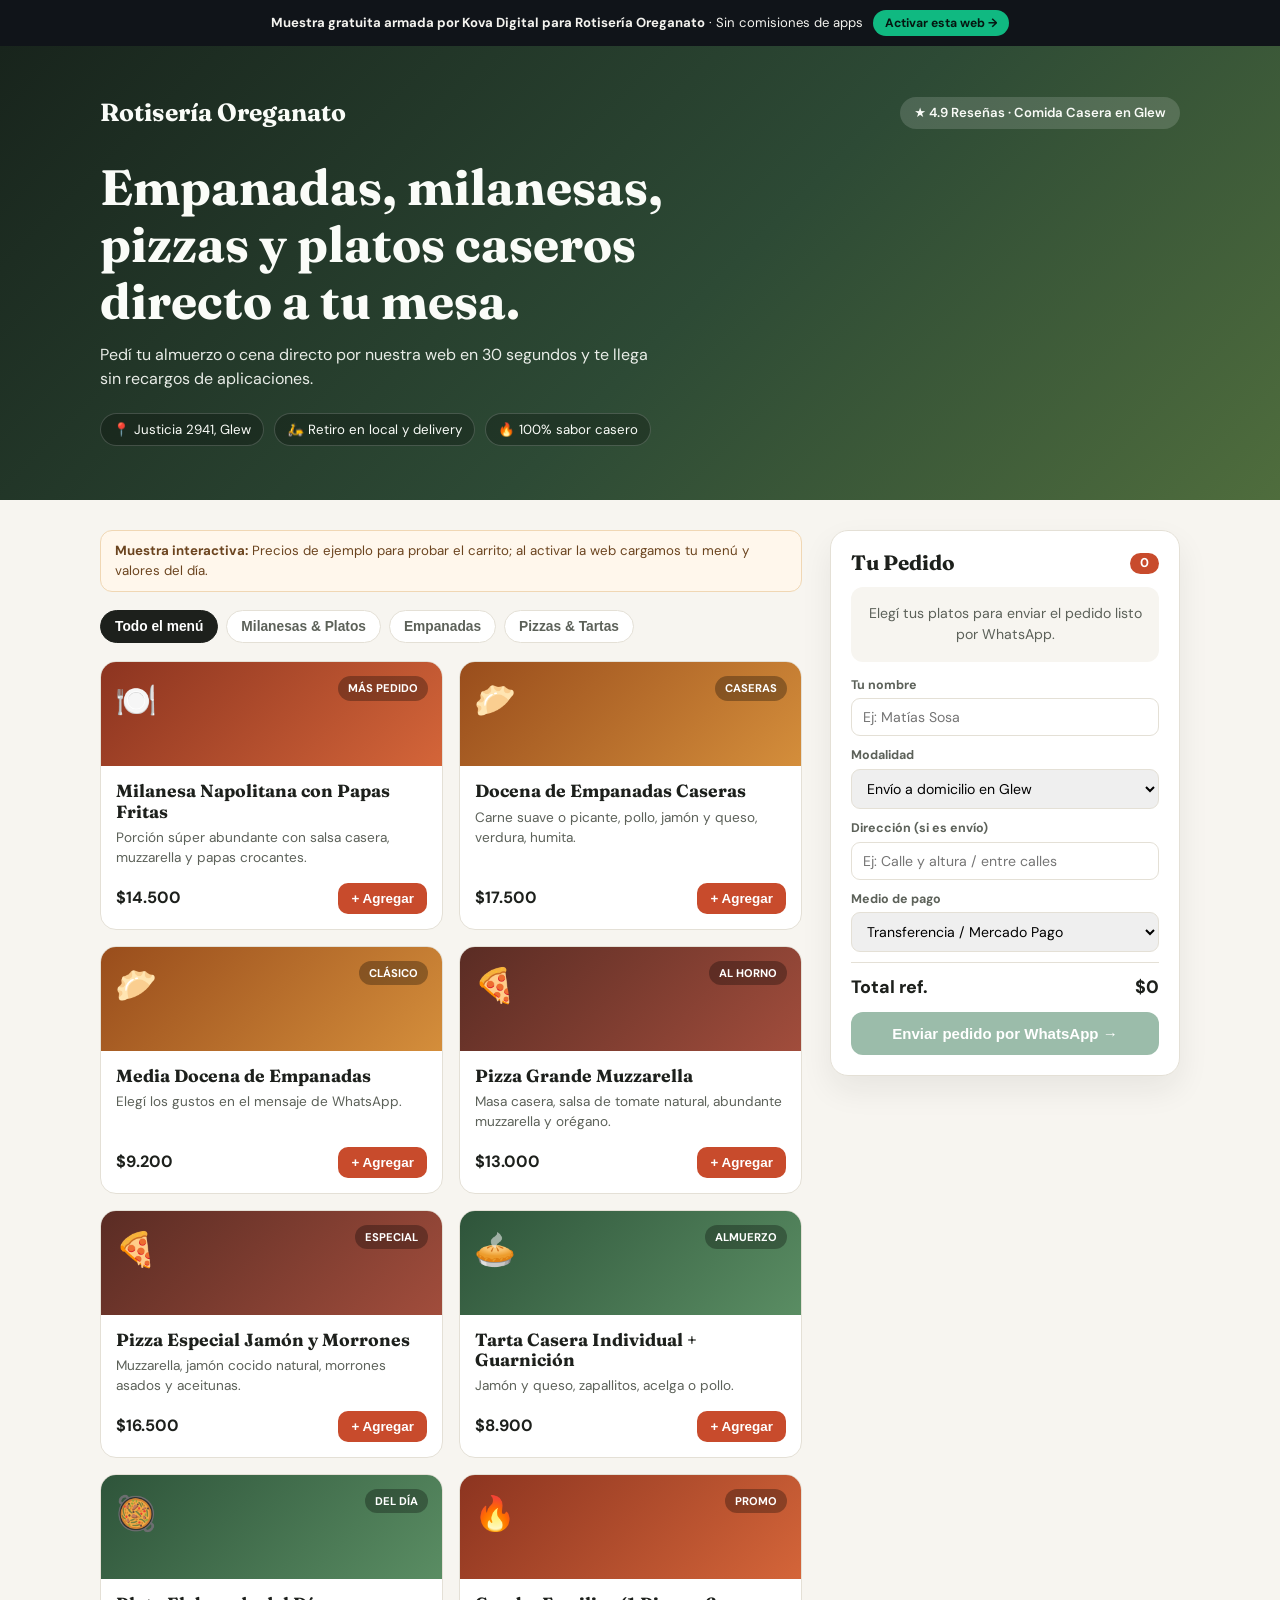
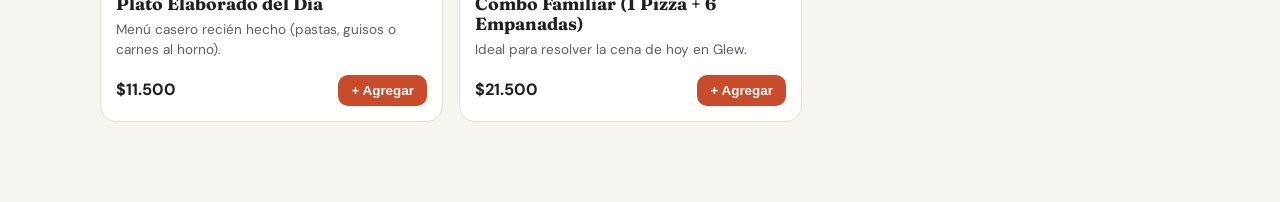
<file: demos/oreganato-glew/index.html>
<!DOCTYPE html>
<html lang="es">
<head>
  <meta charset="UTF-8" />
  <meta name="viewport" content="width=device-width, initial-scale=1.0" />
  <title>Rotisería Oreganato — Menú y Pedidos Directos | Glew</title>
  <link rel="preconnect" href="https://fonts.googleapis.com" />
  <link rel="preconnect" href="https://fonts.gstatic.com" crossorigin />
  <link href="https://fonts.googleapis.com/css2?family=DM+Sans:wght@400;500;600;700&family=Fraunces:opsz,wght@9..144,600;9..144,700&display=swap" rel="stylesheet" />
  <style>
    :root { --bg:#f7f5f0; --card:#fff; --ink:#1d201c; --muted:#5c6159; --accent:#c84b2c; --accent-d:#a33a20; --green:#236b43; --border:#e4e0d6; }
    * { box-sizing:border-box; }
    body { margin:0; font-family:'DM Sans',system-ui,sans-serif; background:var(--bg); color:var(--ink); line-height:1.5; padding-bottom:80px; }
    h1,h2,h3 { font-family:'Fraunces',Georgia,serif; margin:0; line-height:1.15; }
    a { color:inherit; text-decoration:none; }
    .kova-bar { background:#101419; color:#f4f3ef; padding:10px 16px; font-size:.82rem; display:flex; justify-content:center; align-items:center; flex-wrap:wrap; gap:10px; text-align:center; }
    .kova-bar a { background:#10b981; color:#051610; font-weight:700; padding:4px 12px; border-radius:999px; font-size:.76rem; }
    .wrap { width:min(1080px,92%); margin:0 auto; }
    .hero { background:linear-gradient(135deg,#18241c 0%,#2d4a35 55%,#4f6d3d 100%); color:#fafcf8; padding:48px 0 54px; }
    .hero-top { display:flex; justify-content:space-between; align-items:center; flex-wrap:wrap; gap:12px; margin-bottom:28px; }
    .logo { font-family:'Fraunces',serif; font-size:1.55rem; font-weight:700; }
    .pill { background:rgba(255,255,255,.15); padding:6px 14px; border-radius:999px; font-size:.82rem; font-weight:600; }
    .hero h1 { font-size:clamp(2rem,4.3vw,3.1rem); max-width:680px; margin-bottom:12px; }
    .hero p { max-width:560px; opacity:.92; margin:0 0 22px; }
    .badges { display:flex; flex-wrap:wrap; gap:10px; font-size:.83rem; }
    .badges span { background:rgba(0,0,0,.25); border:1px solid rgba(255,255,255,.18); padding:6px 12px; border-radius:999px; }
    .layout { display:grid; grid-template-columns:1fr 350px; gap:28px; margin-top:30px; align-items:start; }
    .notice { background:#fff7ec; border:1px solid #f0d7b4; color:#6b441f; border-radius:12px; padding:10px 14px; font-size:.83rem; margin-bottom:18px; }
    .filters { display:flex; flex-wrap:wrap; gap:8px; margin-bottom:18px; }
    .fbtn { border:1px solid var(--border); background:#fff; color:var(--muted); padding:8px 14px; border-radius:999px; font-weight:600; font-size:.86rem; cursor:pointer; }
    .fbtn.active { background:var(--ink); color:#fff; border-color:var(--ink); }
    .grid { display:grid; grid-template-columns:repeat(2,1fr); gap:16px; }
    .card { background:#fff; border:1px solid var(--border); border-radius:16px; overflow:hidden; display:flex; flex-direction:column; }
    .art { height:104px; padding:14px; display:flex; justify-content:space-between; align-items:flex-start; color:#fff; font-size:2.1rem; }
    .a1 { background:linear-gradient(135deg,#8c3420,#d46539); }
    .a2 { background:linear-gradient(135deg,#994d1c,#d48e3b); }
    .a3 { background:linear-gradient(135deg,#2e543a,#5a8d63); }
    .a4 { background:linear-gradient(135deg,#5a2c24,#a14d3c); }
    .tag { background:rgba(0,0,0,.3); font-size:.7rem; font-weight:700; padding:4px 10px; border-radius:999px; }
    .info { padding:15px; display:flex; flex-direction:column; flex:1; }
    .info h3 { font-size:1.1rem; margin-bottom:6px; }
    .info p { color:var(--muted); font-size:.85rem; margin:0 0 14px; flex:1; }
    .bot { display:flex; justify-content:space-between; align-items:center; gap:8px; }
    .price { font-weight:700; font-size:1.02rem; }
    .add { background:var(--accent); color:#fff; border:none; border-radius:10px; padding:8px 13px; font-weight:700; font-size:.84rem; cursor:pointer; }
    .add:hover { background:var(--accent-d); }
    .cart { position:sticky; top:18px; background:#fff; border:1px solid var(--border); border-radius:18px; padding:20px; box-shadow:0 14px 32px rgba(29,32,28,.07); }
    .cart h2 { font-size:1.3rem; margin-bottom:12px; display:flex; justify-content:space-between; align-items:center; }
    .cnt { background:var(--accent); color:#fff; font-family:'DM Sans',sans-serif; font-size:.8rem; padding:3px 10px; border-radius:999px; }
    .items { display:flex; flex-direction:column; gap:10px; max-height:220px; overflow-y:auto; margin-bottom:14px; }
    .empty { text-align:center; color:var(--muted); font-size:.88rem; padding:16px 8px; background:var(--bg); border-radius:12px; }
    .row { display:flex; justify-content:space-between; align-items:center; gap:8px; padding-bottom:9px; border-bottom:1px solid var(--border); font-size:.86rem; }
    .qty { display:flex; align-items:center; gap:6px; }
    .qbtn { width:24px; height:24px; border-radius:6px; border:1px solid var(--border); background:var(--bg); font-weight:700; cursor:pointer; }
    .fg { margin-bottom:10px; }
    .fg label { display:block; font-size:.78rem; font-weight:700; color:var(--muted); margin-bottom:4px; }
    .fg input, .fg select { width:100%; padding:9px 11px; border:1px solid var(--border); border-radius:9px; font-family:inherit; font-size:.88rem; }
    .tot { display:flex; justify-content:space-between; font-size:1.12rem; font-weight:800; padding:11px 0; border-top:1px solid var(--border); margin-top:4px; }
    .wa { width:100%; background:var(--green); color:#fff; border:none; border-radius:12px; padding:13px 14px; font-weight:700; font-size:.94rem; cursor:pointer; }
    .wa:disabled { opacity:.45; cursor:not-allowed; }
    .modal-bg { position:fixed; inset:0; background:rgba(0,0,0,.6); display:none; place-items:center; padding:16px; z-index:100; }
    .modal-bg.open { display:grid; }
    .modal { background:#fff; border-radius:18px; padding:22px; width:min(460px,100%); }
    .modal pre { background:#edf7f1; border:1px solid #bde3cc; border-radius:12px; padding:13px; white-space:pre-wrap; font-family:inherit; font-size:.86rem; color:#143627; margin:12px 0 16px; }
    .mact { display:flex; gap:10px; }
    .bsec { flex:1; background:#eee; border:none; border-radius:10px; padding:11px; font-weight:700; cursor:pointer; }
    @media(max-width:900px){ .layout,.grid{ grid-template-columns:1fr; } .cart{ position:static; } }
  </style>
</head>
<body>
  <div class="kova-bar">
    <span><strong>Muestra gratuita armada por Kova Digital para Rotisería Oreganato</strong> · Sin comisiones de apps</span>
    <a href="https://wa.me/5491157411630?text=Hola%20Kova%20Digital!%20Vi%20la%20demo%20de%20Rotiseria%20Oreganato%20y%20quiero%20activarla." target="_blank" rel="noopener noreferrer">Activar esta web →</a>
  </div>

  <header class="hero">
    <div class="wrap">
      <div class="hero-top">
        <div class="logo">Rotisería Oreganato</div>
        <div class="pill">★ 4.9 Reseñas · Comida Casera en Glew</div>
      </div>
      <h1>Empanadas, milanesas, pizzas y platos caseros directo a tu mesa.</h1>
      <p>Pedí tu almuerzo o cena directo por nuestra web en 30 segundos y te llega sin recargos de aplicaciones.</p>
      <div class="badges">
        <span>📍 Justicia 2941, Glew</span>
        <span>🛵 Retiro en local y delivery</span>
        <span>🔥 100% sabor casero</span>
      </div>
    </div>
  </header>

  <main class="wrap layout">
    <section>
      <div class="notice"><strong>Muestra interactiva:</strong> Precios de ejemplo para probar el carrito; al activar la web cargamos tu menú y valores del día.</div>
      <div class="filters">
        <button class="fbtn active" data-c="todos">Todo el menú</button>
        <button class="fbtn" data-c="mila">Milanesas & Platos</button>
        <button class="fbtn" data-c="emp">Empanadas</button>
        <button class="fbtn" data-c="pizza">Pizzas & Tartas</button>
      </div>
      <div class="grid" id="grid"></div>
    </section>

    <aside class="cart">
      <h2>Tu Pedido <span class="cnt" id="cnt">0</span></h2>
      <div class="items" id="items"><div class="empty">Elegí tus platos para enviar el pedido listo por WhatsApp.</div></div>
      <div class="fg"><label for="name">Tu nombre</label><input id="name" placeholder="Ej: Matías Sosa" /></div>
      <div class="fg"><label for="mode">Modalidad</label><select id="mode"><option>Envío a domicilio en Glew</option><option>Retiro por Justicia 2941</option></select></div>
      <div class="fg"><label for="addr">Dirección (si es envío)</label><input id="addr" placeholder="Ej: Calle y altura / entre calles" /></div>
      <div class="fg"><label for="pay">Medio de pago</label><select id="pay"><option>Transferencia / Mercado Pago</option><option>Efectivo</option></select></div>
      <div class="tot"><span>Total ref.</span><span id="tot">$0</span></div>
      <button class="wa" id="send" disabled>Enviar pedido por WhatsApp →</button>
    </aside>
  </main>

  <div class="modal-bg" id="mbg">
    <div class="modal">
      <h3>Pedido listo para Oreganato</h3>
      <p style="color:#5c6159;font-size:.88rem;margin:6px 0 0;">Sin confusiones en hora pico y sin pagar 28% a apps de delivery.</p>
      <pre id="pre"></pre>
      <div class="mact">
        <button class="bsec" id="cls">Cerrar</button>
        <a class="wa" id="go" href="#" target="_blank" rel="noopener noreferrer" style="text-align:center;flex:1.4;">Abrir en WhatsApp</a>
      </div>
    </div>
  </div>

  <script>
    const WA = '5491164080773';
    const P = [
      { id:1, n:'Milanesa Napolitana con Papas Fritas', d:'Porción súper abundante con salsa casera, muzzarella y papas crocantes.', p:14500, c:'mila', i:'🍽️', t:'MÁS PEDIDO', a:'a1' },
      { id:2, n:'Docena de Empanadas Caseras', d:'Carne suave o picante, pollo, jamón y queso, verdura, humita.', p:17500, c:'emp', i:'🥟', t:'CASERAS', a:'a2' },
      { id:3, n:'Media Docena de Empanadas', d:'Elegí los gustos en el mensaje de WhatsApp.', p:9200, c:'emp', i:'🥟', t:'CLÁSICO', a:'a2' },
      { id:4, n:'Pizza Grande Muzzarella', d:'Masa casera, salsa de tomate natural, abundante muzzarella y orégano.', p:13000, c:'pizza', i:'🍕', t:'AL HORNO', a:'a4' },
      { id:5, n:'Pizza Especial Jamón y Morrones', d:'Muzzarella, jamón cocido natural, morrones asados y aceitunas.', p:16500, c:'pizza', i:'🍕', t:'ESPECIAL', a:'a4' },
      { id:6, n:'Tarta Casera Individual + Guarnición', d:'Jamón y queso, zapallitos, acelga o pollo.', p:8900, c:'pizza', i:'🥧', t:'ALMUERZO', a:'a3' },
      { id:7, n:'Plato Elaborado del Día', d:'Menú casero recién hecho (pastas, guisos o carnes al horno).', p:11500, c:'mila', i:'🥘', t:'DEL DÍA', a:'a3' },
      { id:8, n:'Combo Familiar (1 Pizza + 6 Empanadas)', d:'Ideal para resolver la cena de hoy en Glew.', p:21500, c:'pizza', i:'🔥', t:'PROMO', a:'a1' }
    ];
    const cart = new Map();
    let cat = 'todos';
    const fmt = n => '$' + n.toLocaleString('es-AR');
    function renderP() {
      const list = cat === 'todos' ? P : P.filter(x => x.c === cat);
      document.getElementById('grid').innerHTML = list.map(x => `
        <article class="card">
          <div class="art ${x.a}"><span>${x.i}</span><span class="tag">${x.t}</span></div>
          <div class="info"><h3>${x.n}</h3><p>${x.d}</p>
          <div class="bot"><span class="price">${fmt(x.p)}</span><button class="add" onclick="add(${x.id})">+ Agregar</button></div></div>
        </article>`).join('');
    }
    window.add = id => { cart.set(id, (cart.get(id)||0)+1); renderC(); };
    window.chg = (id,d) => { const v=(cart.get(id)||0)+d; v<=0 ? cart.delete(id) : cart.set(id,v); renderC(); };
    function renderC() {
      let c=0, t=0, h='';
      cart.forEach((q,id)=>{ const x=P.find(k=>k.id===id); c+=q; t+=x.p*q; h+=`<div class="row"><div><strong>${x.n}</strong><br><span style="color:#5c6159">${fmt(x.p*q)}</span></div><div class="qty"><button class="qbtn" onclick="chg(${id},-1)">-</button><span>${q}</span><button class="qbtn" onclick="chg(${id},1)">+</button></div></div>`; });
      document.getElementById('cnt').textContent = c;
      document.getElementById('tot').textContent = fmt(t);
      document.getElementById('send').disabled = c === 0;
      document.getElementById('items').innerHTML = c ? h : '<div class="empty">Elegí tus platos para enviar el pedido listo por WhatsApp.</div>';
    }
    document.querySelectorAll('.fbtn').forEach(b => b.addEventListener('click', () => {
      document.querySelectorAll('.fbtn').forEach(k => k.classList.remove('active'));
      b.classList.add('active'); cat = b.dataset.c; renderP();
    }));
    document.getElementById('send').addEventListener('click', () => {
      const nm = document.getElementById('name').value.trim() || 'Cliente';
      const md = document.getElementById('mode').value;
      const ad = document.getElementById('addr').value.trim();
      const py = document.getElementById('pay').value;
      let t = 0, lines = [`Hola Rotisería Oreganato! Soy ${nm} y quiero hacer este pedido:`];
      cart.forEach((q,id)=>{ const x=P.find(k=>k.id===id); t+=x.p*q; lines.push(`• ${q}x ${x.n}`); });
      lines.push('', `Modalidad: ${md}${ad ? ' — ' + ad : ''}`, `Pago: ${py}`, `Total ref.: ${fmt(t)}`);
      const m = lines.join('\n');
      document.getElementById('pre').textContent = m;
      document.getElementById('go').href = `https://wa.me/${WA}?text=${encodeURIComponent(m)}`;
      document.getElementById('mbg').classList.add('open');
    });
    document.getElementById('cls').addEventListener('click', () => document.getElementById('mbg').classList.remove('open'));
    renderP(); renderC();
  </script>
</body>
</html>
</file>
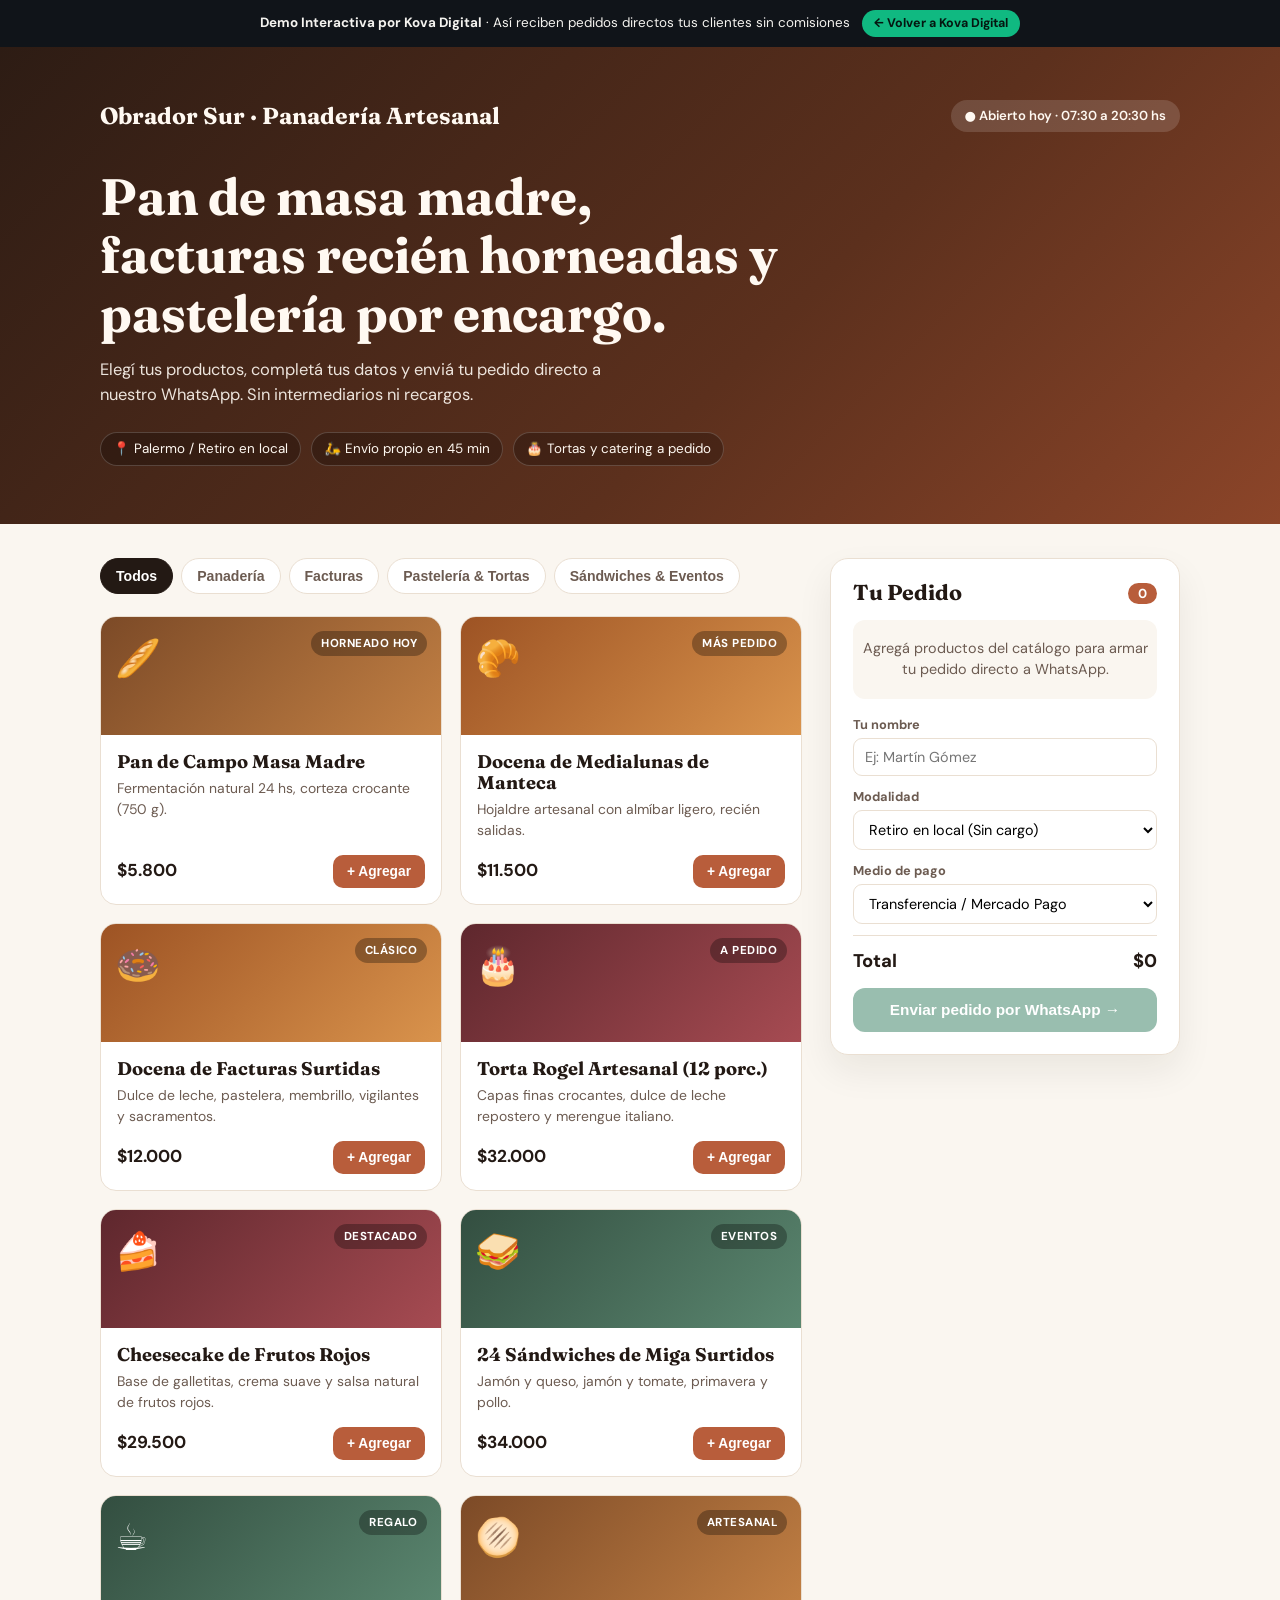
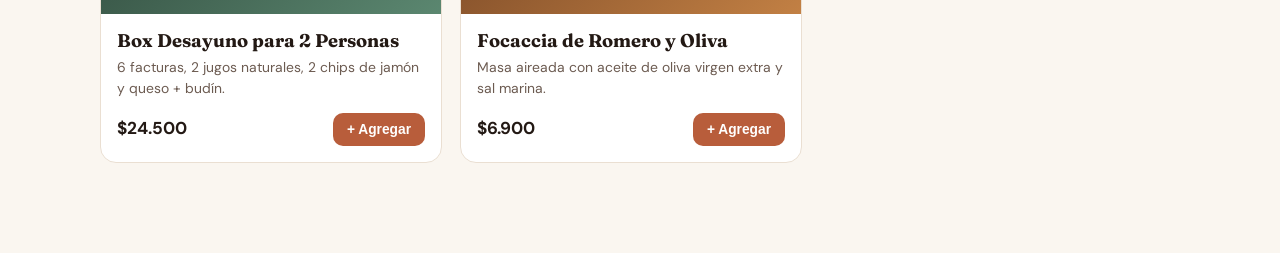
<file: demos/panaderia/index.html>
<!DOCTYPE html>
<html lang="es">
<head>
  <meta charset="UTF-8" />
  <meta name="viewport" content="width=device-width, initial-scale=1.0" />
  <title>Obrador Sur — Panadería Artesanal & Pastelería | Pedidos Directos</title>
  <link rel="preconnect" href="https://fonts.googleapis.com" />
  <link rel="preconnect" href="https://fonts.gstatic.com" crossorigin />
  <link href="https://fonts.googleapis.com/css2?family=DM+Sans:wght@400;500;600;700&family=Fraunces:opsz,wght@9..144,600;9..144,700&display=swap" rel="stylesheet" />
  <style>
    :root {
      --bg: #faf6f0;
      --card: #ffffff;
      --ink: #231914;
      --muted: #6c5b51;
      --accent: #b85d3b;
      --accent-dark: #97482a;
      --green: #1d6f4e;
      --border: #eadfd2;
      --radius: 16px;
    }
    * { box-sizing: border-box; }
    body {
      margin: 0;
      font-family: 'DM Sans', system-ui, sans-serif;
      background: var(--bg);
      color: var(--ink);
      line-height: 1.5;
      padding-bottom: 90px;
    }
    h1, h2, h3 { font-family: 'Fraunces', Georgia, serif; margin: 0; line-height: 1.15; }
    a { color: inherit; text-decoration: none; }

    /* Top demo banner */
    .kova-banner {
      background: #101419;
      color: #f4f3ef;
      padding: 10px 16px;
      font-size: 0.84rem;
      display: flex;
      justify-content: center;
      align-items: center;
      flex-wrap: wrap;
      gap: 12px;
      text-align: center;
    }
    .kova-banner a {
      background: #10b981;
      color: #051610;
      font-weight: 700;
      padding: 4px 12px;
      border-radius: 999px;
      font-size: 0.78rem;
    }

    .container { width: min(1080px, 92%); margin: 0 auto; }

    /* Hero */
    .hero {
      background: linear-gradient(135deg, #2d1c14 0%, #5c301d 60%, #8c4529 100%);
      color: #fff9f2;
      padding: 52px 0 58px;
    }
    .hero-top {
      display: flex;
      justify-content: space-between;
      align-items: center;
      margin-bottom: 34px;
      flex-wrap: wrap;
      gap: 12px;
    }
    .shop-logo { font-family: 'Fraunces', serif; font-size: 1.45rem; font-weight: 700; }
    .shop-status {
      background: rgba(255,255,255,0.14);
      padding: 6px 14px;
      border-radius: 999px;
      font-size: 0.82rem;
      font-weight: 600;
    }
    .hero h1 { font-size: clamp(2rem, 4.4vw, 3.2rem); max-width: 680px; margin-bottom: 14px; }
    .hero p { max-width: 560px; opacity: 0.9; margin: 0 0 24px; font-size: 1.03rem; }
    .hero-badges { display: flex; flex-wrap: wrap; gap: 10px; font-size: 0.84rem; }
    .hero-badges span {
      background: rgba(0,0,0,0.25);
      border: 1px solid rgba(255,255,255,0.18);
      padding: 6px 12px;
      border-radius: 999px;
    }

    /* Layout */
    .shop-layout {
      display: grid;
      grid-template-columns: 1fr 350px;
      gap: 28px;
      margin-top: 34px;
      align-items: start;
    }

    /* Filters */
    .filters {
      display: flex;
      flex-wrap: wrap;
      gap: 8px;
      margin-bottom: 22px;
    }
    .filter-btn {
      border: 1px solid var(--border);
      background: var(--card);
      color: var(--muted);
      padding: 9px 15px;
      border-radius: 999px;
      font-weight: 600;
      font-size: 0.88rem;
      cursor: pointer;
    }
    .filter-btn.active {
      background: var(--ink);
      color: #fff;
      border-color: var(--ink);
    }

    /* Products Grid */
    .products-grid {
      display: grid;
      grid-template-columns: repeat(2, 1fr);
      gap: 18px;
    }
    .product-card {
      background: var(--card);
      border: 1px solid var(--border);
      border-radius: var(--radius);
      overflow: hidden;
      display: flex;
      flex-direction: column;
      transition: box-shadow 0.16s ease;
    }
    .product-card:hover { box-shadow: 0 12px 28px rgba(35, 25, 20, 0.08); }

    .product-art {
      height: 118px;
      padding: 14px;
      display: flex;
      justify-content: space-between;
      align-items: flex-start;
      color: #fff;
      font-size: 2.3rem;
    }
    .art-pan { background: linear-gradient(135deg, #7c4a27, #c28044); }
    .art-facturas { background: linear-gradient(135deg, #9d5324, #d9934c); }
    .art-tortas { background: linear-gradient(135deg, #5e272d, #a64b52); }
    .art-eventos { background: linear-gradient(135deg, #334e40, #5b8770); }

    .art-tag {
      background: rgba(0,0,0,0.3);
      font-size: 0.72rem;
      font-weight: 700;
      padding: 4px 10px;
      border-radius: 999px;
      letter-spacing: 0.04em;
    }

    .product-info {
      padding: 16px;
      display: flex;
      flex-direction: column;
      flex-grow: 1;
    }
    .product-info h3 { font-size: 1.15rem; margin-bottom: 6px; }
    .product-info p { color: var(--muted); font-size: 0.87rem; margin: 0 0 14px; flex-grow: 1; }
    .product-bottom {
      display: flex;
      justify-content: space-between;
      align-items: center;
      gap: 10px;
    }
    .price { font-weight: 700; font-size: 1.08rem; color: var(--ink); }

    .add-btn {
      background: var(--accent);
      color: #fff;
      border: none;
      border-radius: 10px;
      padding: 9px 14px;
      font-weight: 700;
      font-size: 0.86rem;
      cursor: pointer;
    }
    .add-btn:hover { background: var(--accent-dark); }

    /* Cart Panel */
    .cart-panel {
      position: sticky;
      top: 18px;
      background: var(--card);
      border: 1px solid var(--border);
      border-radius: 18px;
      padding: 22px;
      box-shadow: 0 16px 36px rgba(35, 25, 20, 0.07);
    }
    .cart-panel h2 { font-size: 1.35rem; margin-bottom: 14px; display: flex; justify-content: space-between; align-items: center; }
    .cart-count {
      background: var(--accent);
      color: #fff;
      font-family: 'DM Sans', sans-serif;
      font-size: 0.82rem;
      padding: 3px 10px;
      border-radius: 999px;
    }
    .cart-items {
      display: flex;
      flex-direction: column;
      gap: 10px;
      max-height: 240px;
      overflow-y: auto;
      margin-bottom: 16px;
    }
    .cart-empty {
      text-align: center;
      color: var(--muted);
      font-size: 0.9rem;
      padding: 18px 8px;
      background: var(--bg);
      border-radius: 12px;
    }
    .cart-row {
      display: flex;
      justify-content: space-between;
      align-items: center;
      gap: 8px;
      padding-bottom: 10px;
      border-bottom: 1px solid var(--border);
      font-size: 0.88rem;
    }
    .qty-controls { display: flex; align-items: center; gap: 6px; }
    .qty-btn {
      width: 24px; height: 24px;
      border-radius: 6px;
      border: 1px solid var(--border);
      background: var(--bg);
      font-weight: 700;
      cursor: pointer;
    }

    .form-group { margin-bottom: 11px; }
    .form-group label { display: block; font-size: 0.8rem; font-weight: 700; margin-bottom: 4px; color: var(--muted); }
    .form-group input, .form-group select {
      width: 100%;
      padding: 9px 11px;
      border: 1px solid var(--border);
      border-radius: 9px;
      font-family: inherit;
      font-size: 0.9rem;
      background: #fff;
    }

    .total-box {
      display: flex;
      justify-content: space-between;
      font-size: 1.15rem;
      font-weight: 800;
      padding: 12px 0;
      border-top: 1px solid var(--border);
      margin-top: 6px;
    }

    .wa-btn {
      width: 100%;
      background: var(--green);
      color: #fff;
      border: none;
      border-radius: 12px;
      padding: 13px 16px;
      font-weight: 700;
      font-size: 0.96rem;
      cursor: pointer;
    }
    .wa-btn:hover { background: #16593e; }
    .wa-btn:disabled { opacity: 0.45; cursor: not-allowed; }

    /* Modal Preview */
    .modal-backdrop {
      position: fixed;
      inset: 0;
      background: rgba(0, 0, 0, 0.6);
      display: none;
      place-items: center;
      padding: 16px;
      z-index: 100;
    }
    .modal-backdrop.open { display: grid; }
    .modal {
      background: #fff;
      border-radius: 18px;
      padding: 24px;
      width: min(460px, 100%);
    }
    .modal pre {
      background: #edf7f1;
      border: 1px solid #bde3cc;
      border-radius: 12px;
      padding: 14px;
      white-space: pre-wrap;
      font-family: inherit;
      font-size: 0.88rem;
      color: #143627;
      margin: 14px 0 18px;
    }
    .modal-actions { display: flex; gap: 10px; }
    .btn-sec {
      flex: 1;
      background: #eee;
      border: none;
      border-radius: 10px;
      padding: 11px;
      font-weight: 700;
      cursor: pointer;
    }

    @media (max-width: 900px) {
      .shop-layout { grid-template-columns: 1fr; }
      .products-grid { grid-template-columns: 1fr; }
      .cart-panel { position: static; }
    }
  </style>
</head>
<body>
  <div class="kova-banner">
    <span><strong>Demo Interactiva por Kova Digital</strong> · Así reciben pedidos directos tus clientes sin comisiones</span>
    <a href="../../index.html">← Volver a Kova Digital</a>
  </div>

  <header class="hero">
    <div class="container">
      <div class="hero-top">
        <div class="shop-logo">Obrador Sur · Panadería Artesanal</div>
        <div class="shop-status">● Abierto hoy · 07:30 a 20:30 hs</div>
      </div>
      <h1>Pan de masa madre, facturas recién horneadas y pastelería por encargo.</h1>
      <p>Elegí tus productos, completá tus datos y enviá tu pedido directo a nuestro WhatsApp. Sin intermediarios ni recargos.</p>
      <div class="hero-badges">
        <span>📍 Palermo / Retiro en local</span>
        <span>🛵 Envío propio en 45 min</span>
        <span>🎂 Tortas y catering a pedido</span>
      </div>
    </div>
  </header>

  <main class="container shop-layout">
    <section>
      <div class="filters" id="filters">
        <button class="filter-btn active" data-cat="todos">Todos</button>
        <button class="filter-btn" data-cat="pan">Panadería</button>
        <button class="filter-btn" data-cat="facturas">Facturas</button>
        <button class="filter-btn" data-cat="tortas">Pastelería & Tortas</button>
        <button class="filter-btn" data-cat="eventos">Sándwiches & Eventos</button>
      </div>
      <div class="products-grid" id="productsGrid"></div>
    </section>

    <aside class="cart-panel" aria-label="Tu pedido">
      <h2>Tu Pedido <span class="cart-count" id="cartCount">0</span></h2>
      <div class="cart-items" id="cartItems">
        <div class="cart-empty">Agregá productos del catálogo para armar tu pedido directo a WhatsApp.</div>
      </div>

      <div class="form-group">
        <label for="custName">Tu nombre</label>
        <input id="custName" type="text" placeholder="Ej: Martín Gómez" />
      </div>
      <div class="form-group">
        <label for="deliveryMode">Modalidad</label>
        <select id="deliveryMode">
          <option value="Retiro en local">Retiro en local (Sin cargo)</option>
          <option value="Envío a domicilio">Envío a domicilio (+ $2.500)</option>
        </select>
      </div>
      <div class="form-group" id="addressGroup" style="display:none;">
        <label for="custAddress">Dirección de envío</label>
        <input id="custAddress" type="text" placeholder="Ej: Av. Santa Fe 3240, Piso 4" />
      </div>
      <div class="form-group">
        <label for="payMethod">Medio de pago</label>
        <select id="payMethod">
          <option value="Transferencia / Mercado Pago">Transferencia / Mercado Pago</option>
          <option value="Efectivo">Efectivo</option>
        </select>
      </div>

      <div class="total-box">
        <span>Total</span>
        <span id="cartTotal">$0</span>
      </div>
      <button class="wa-btn" id="sendOrderBtn" disabled>Enviar pedido por WhatsApp →</button>
    </aside>
  </main>

  <div class="modal-backdrop" id="previewModal">
    <div class="modal">
      <h3>Así llega el pedido a tu WhatsApp</h3>
      <p style="color:#6c5b51;font-size:0.9rem;margin:6px 0 0;">Listo, calculado y sin comisiones del 28%.</p>
      <pre id="waMessagePreview"></pre>
      <div class="modal-actions">
        <button class="btn-sec" id="closeModalBtn">Cerrar</button>
        <a class="wa-btn" id="openWaReal" href="#" target="_blank" rel="noopener noreferrer" style="text-align:center;flex:1.4;">Abrir en WhatsApp</a>
      </div>
    </div>
  </div>

  <script>
    const SHOP_WA = '5491157411630'; // Reemplazar con WhatsApp del negocio al clonar demo
    const DELIVERY_FEE = 2500;

    const PRODUCTS = [
      { id: 1, name: 'Pan de Campo Masa Madre', desc: 'Fermentación natural 24 hs, corteza crocante (750 g).', price: 5800, cat: 'pan', icon: '🥖', tag: 'HORNEADO HOY', art: 'art-pan' },
      { id: 2, name: 'Docena de Medialunas de Manteca', desc: 'Hojaldre artesanal con almíbar ligero, recién salidas.', price: 11500, cat: 'facturas', icon: '🥐', tag: 'MÁS PEDIDO', art: 'art-facturas' },
      { id: 3, name: 'Docena de Facturas Surtidas', desc: 'Dulce de leche, pastelera, membrillo, vigilantes y sacramentos.', price: 12000, cat: 'facturas', icon: '🍩', tag: 'CLÁSICO', art: 'art-facturas' },
      { id: 4, name: 'Torta Rogel Artesanal (12 porc.)', desc: 'Capas finas crocantes, dulce de leche repostero y merengue italiano.', price: 32000, cat: 'tortas', icon: '🎂', tag: 'A PEDIDO', art: 'art-tortas' },
      { id: 5, name: 'Cheesecake de Frutos Rojos', desc: 'Base de galletitas, crema suave y salsa natural de frutos rojos.', price: 29500, cat: 'tortas', icon: '🍰', tag: 'DESTACADO', art: 'art-tortas' },
      { id: 6, name: '24 Sándwiches de Miga Surtidos', desc: 'Jamón y queso, jamón y tomate, primavera y pollo.', price: 34000, cat: 'eventos', icon: '🥪', tag: 'EVENTOS', art: 'art-eventos' },
      { id: 7, name: 'Box Desayuno para 2 Personas', desc: '6 facturas, 2 jugos naturales, 2 chips de jamón y queso + budín.', price: 24500, cat: 'eventos', icon: '☕', tag: 'REGALO', art: 'art-eventos' },
      { id: 8, name: 'Focaccia de Romero y Oliva', desc: 'Masa aireada con aceite de oliva virgen extra y sal marina.', price: 6900, cat: 'pan', icon: '🫓', tag: 'ARTESANAL', art: 'art-pan' }
    ];

    const cart = new Map();
    let currentCat = 'todos';

    const grid = document.getElementById('productsGrid');
    const cartItemsEl = document.getElementById('cartItems');
    const cartCountEl = document.getElementById('cartCount');
    const cartTotalEl = document.getElementById('cartTotal');
    const deliverySelect = document.getElementById('deliveryMode');
    const addressGroup = document.getElementById('addressGroup');
    const sendBtn = document.getElementById('sendOrderBtn');

    const fmt = (n) => '$' + n.toLocaleString('es-AR');

    function renderProducts() {
      const list = currentCat === 'todos' ? PRODUCTS : PRODUCTS.filter(p => p.cat === currentCat);
      grid.innerHTML = list.map(p => `
        <article class="product-card">
          <div class="product-art ${p.art}">
            <span>${p.icon}</span>
            <span class="art-tag">${p.tag}</span>
          </div>
          <div class="product-info">
            <h3>${p.name}</h3>
            <p>${p.desc}</p>
            <div class="product-bottom">
              <span class="price">${fmt(p.price)}</span>
              <button class="add-btn" onclick="addToCart(${p.id})">+ Agregar</button>
            </div>
          </div>
        </article>
      `).join('');
    }

    window.addToCart = function(id) {
      cart.set(id, (cart.get(id) || 0) + 1);
      renderCart();
    };

    window.changeQty = function(id, delta) {
      const next = (cart.get(id) || 0) + delta;
      if (next <= 0) cart.delete(id);
      else cart.set(id, next);
      renderCart();
    };

    function getCartTotals() {
      let subtotal = 0;
      let count = 0;
      cart.forEach((qty, id) => {
        const p = PRODUCTS.find(x => x.id === id);
        if (p) {
          subtotal += p.price * qty;
          count += qty;
        }
      });
      const isDelivery = deliverySelect.value === 'Envío a domicilio' && count > 0;
      const total = subtotal + (isDelivery ? DELIVERY_FEE : 0);
      return { subtotal, count, total, isDelivery };
    }

    function renderCart() {
      const { count, total } = getCartTotals();
      cartCountEl.textContent = count;
      cartTotalEl.textContent = fmt(total);
      sendBtn.disabled = count === 0;

      if (count === 0) {
        cartItemsEl.innerHTML = '<div class="cart-empty">Agregá productos del catálogo para armar tu pedido directo a WhatsApp.</div>';
        return;
      }

      let html = '';
      cart.forEach((qty, id) => {
        const p = PRODUCTS.find(x => x.id === id);
        html += `
          <div class="cart-row">
            <div>
              <strong>${p.name}</strong><br/>
              <span style="color:#6c5b51">${fmt(p.price * qty)}</span>
            </div>
            <div class="qty-controls">
              <button class="qty-btn" onclick="changeQty(${id}, -1)">-</button>
              <span>${qty}</span>
              <button class="qty-btn" onclick="changeQty(${id}, 1)">+</button>
            </div>
          </div>
        `;
      });
      cartItemsEl.innerHTML = html;
    }

    document.querySelectorAll('.filter-btn').forEach(btn => {
      btn.addEventListener('click', () => {
        document.querySelectorAll('.filter-btn').forEach(b => b.classList.remove('active'));
        btn.classList.add('active');
        currentCat = btn.dataset.cat;
        renderProducts();
      });
    });

    deliverySelect.addEventListener('change', () => {
      addressGroup.style.display = deliverySelect.value === 'Envío a domicilio' ? 'block' : 'none';
      renderCart();
    });

    sendBtn.addEventListener('click', () => {
      const name = document.getElementById('custName').value.trim() || 'Cliente';
      const mode = deliverySelect.value;
      const address = document.getElementById('custAddress').value.trim();
      const pay = document.getElementById('payMethod').value;
      const { total, isDelivery } = getCartTotals();

      let lines = [`Hola Obrador Sur! Soy ${name} y quiero hacer este pedido:`];
      cart.forEach((qty, id) => {
        const p = PRODUCTS.find(x => x.id === id);
        lines.push(`• ${qty}x ${p.name} (${fmt(p.price * qty)})`);
      });
      lines.push('');
      lines.push(`Modalidad: ${mode}${isDelivery && address ? ' — ' + address : ''}`);
      lines.push(`Pago: ${pay}`);
      lines.push(`Total: ${fmt(total)}`);

      const message = lines.join('\n');
      document.getElementById('waMessagePreview').textContent = message;
      document.getElementById('openWaReal').href = `https://wa.me/${SHOP_WA}?text=${encodeURIComponent(message)}`;
      document.getElementById('previewModal').classList.add('open');
    });

    document.getElementById('closeModalBtn').addEventListener('click', () => {
      document.getElementById('previewModal').classList.remove('open');
    });

    renderProducts();
    renderCart();
  </script>
</body>
</html>
</file>
<file: styles.css>
:root {
  --bg: #0b0d10;
  --bg-alt: #11151b;
  --surface: #151a22;
  --surface-hover: #1b222c;
  --border: rgba(255, 255, 255, 0.09);
  --border-strong: rgba(255, 255, 255, 0.16);
  --text: #f5f3ee;
  --muted: #a1a9b8;
  --accent: #10b981;
  --accent-hover: #0ea572;
  --accent-soft: rgba(16, 185, 129, 0.14);
  --warm: #f59e0b;
  --danger: #f87171;
  --radius: 16px;
  --radius-sm: 10px;
  --shadow: 0 24px 60px rgba(0, 0, 0, 0.45);
}

*, *::before, *::after { box-sizing: border-box; }

html { scroll-behavior: smooth; }

body {
  margin: 0;
  font-family: 'Plus Jakarta Sans', system-ui, -apple-system, sans-serif;
  background: var(--bg);
  color: var(--text);
  line-height: 1.6;
  -webkit-font-smoothing: antialiased;
}

h1, h2, h3, h4 {
  font-family: 'Space Grotesk', 'Plus Jakarta Sans', sans-serif;
  line-height: 1.15;
  margin: 0;
  letter-spacing: -0.02em;
}

a { color: inherit; text-decoration: none; }

.container {
  width: min(1140px, 92%);
  margin: 0 auto;
}

/* Navbar */
.navbar {
  position: sticky;
  top: 0;
  z-index: 50;
  background: rgba(11, 13, 16, 0.82);
  backdrop-filter: blur(14px);
  border-bottom: 1px solid var(--border);
}

.nav-inner {
  display: flex;
  align-items: center;
  justify-content: space-between;
  height: 74px;
  gap: 20px;
}

.brand {
  display: inline-flex;
  align-items: center;
  gap: 10px;
  font-family: 'Space Grotesk', sans-serif;
  font-weight: 700;
  font-size: 1.2rem;
}

.brand-mark {
  width: 36px;
  height: 36px;
  border-radius: 10px;
  background: linear-gradient(135deg, var(--accent), #059669);
  color: #06140f;
  display: grid;
  place-items: center;
}

.brand-name span { color: var(--accent); margin-left: 2px; }

.nav-links {
  display: flex;
  gap: 26px;
  color: var(--muted);
  font-size: 0.94rem;
  font-weight: 500;
}

.nav-links a:hover { color: var(--text); }

.nav-actions { display: flex; align-items: center; gap: 12px; }

.menu-toggle {
  display: none;
  background: transparent;
  border: 1px solid var(--border);
  border-radius: 8px;
  width: 40px;
  height: 40px;
  padding: 9px;
  cursor: pointer;
  flex-direction: column;
  justify-content: space-between;
}

.menu-toggle span {
  display: block;
  height: 2px;
  background: var(--text);
  border-radius: 2px;
}

.mobile-menu {
  display: none;
  flex-direction: column;
  gap: 12px;
  padding: 16px 4% 22px;
  background: var(--bg-alt);
  border-bottom: 1px solid var(--border);
}

.mobile-menu.open { display: flex; }
.mobile-menu a { padding: 8px 0; color: var(--muted); font-weight: 500; }

/* Buttons */
.btn {
  display: inline-flex;
  align-items: center;
  justify-content: center;
  gap: 8px;
  font-weight: 600;
  border-radius: 11px;
  border: 1px solid transparent;
  cursor: pointer;
  transition: transform 0.16s ease, background 0.16s ease, border-color 0.16s ease;
  font-size: 0.96rem;
  padding: 12px 20px;
}

.btn:hover { transform: translateY(-1px); }
.btn-sm { padding: 9px 15px; font-size: 0.88rem; }
.btn-lg { padding: 15px 24px; font-size: 1rem; }
.btn-block { width: 100%; }

.btn-primary {
  background: var(--accent);
  color: #051610;
}
.btn-primary:hover { background: var(--accent-hover); }

.btn-outline {
  background: rgba(255, 255, 255, 0.03);
  border-color: var(--border-strong);
  color: var(--text);
}
.btn-outline:hover { background: rgba(255, 255, 255, 0.08); }

/* Hero */
.hero {
  position: relative;
  overflow: hidden;
  padding: 76px 0 88px;
}

.hero-glow {
  position: absolute;
  top: -140px;
  left: 50%;
  transform: translateX(-50%);
  width: 780px;
  height: 440px;
  background: radial-gradient(circle, rgba(16, 185, 129, 0.16), transparent 68%);
  pointer-events: none;
}

.hero-grid {
  display: grid;
  grid-template-columns: 1.12fr 0.88fr;
  gap: 48px;
  align-items: center;
  position: relative;
}

.pill {
  display: inline-flex;
  align-items: center;
  gap: 8px;
  padding: 7px 14px;
  border-radius: 999px;
  background: var(--accent-soft);
  border: 1px solid rgba(16, 185, 129, 0.32);
  color: #6ee7b7;
  font-size: 0.84rem;
  font-weight: 600;
  margin-bottom: 22px;
}

.pill .dot {
  width: 8px;
  height: 8px;
  border-radius: 50%;
  background: var(--accent);
  box-shadow: 0 0 10px var(--accent);
}

.hero h1 {
  font-size: clamp(2.2rem, 4.4vw, 3.55rem);
  margin-bottom: 20px;
}

.text-accent { color: var(--accent); }

.hero-lead {
  color: var(--muted);
  font-size: 1.08rem;
  margin: 0 0 30px;
  max-width: 560px;
}

.hero-lead strong { color: var(--text); font-weight: 600; }

.hero-cta {
  display: flex;
  flex-wrap: wrap;
  gap: 14px;
  margin-bottom: 36px;
}

.hero-proof {
  display: flex;
  align-items: center;
  gap: 22px;
  padding-top: 22px;
  border-top: 1px solid var(--border);
}

.proof-item strong {
  display: block;
  font-family: 'Space Grotesk', sans-serif;
  font-size: 1.35rem;
  color: var(--text);
}

.proof-item span {
  font-size: 0.83rem;
  color: var(--muted);
}

.proof-divider {
  width: 1px;
  height: 36px;
  background: var(--border);
}

/* Mockup Card */
.mockup-card {
  background: var(--surface);
  border: 1px solid var(--border-strong);
  border-radius: 20px;
  overflow: hidden;
  box-shadow: var(--shadow);
}

.mockup-bar {
  display: flex;
  align-items: center;
  justify-content: space-between;
  padding: 13px 16px;
  background: rgba(255, 255, 255, 0.03);
  border-bottom: 1px solid var(--border);
  font-size: 0.78rem;
  color: var(--muted);
}

.mockup-bar .dots { display: flex; gap: 6px; }
.mockup-bar .dots span {
  width: 9px; height: 9px; border-radius: 50%;
  background: rgba(255,255,255,0.22);
}

.badge-live {
  background: var(--accent-soft);
  color: #6ee7b7;
  padding: 3px 8px;
  border-radius: 999px;
  font-weight: 700;
  font-size: 0.7rem;
}

.mockup-body { padding: 20px; display: flex; flex-direction: column; gap: 16px; }

.metric-row { display: grid; grid-template-columns: 1fr 1fr; gap: 12px; }

.mini-stat {
  background: rgba(255, 255, 255, 0.03);
  border: 1px solid var(--border);
  border-radius: 12px;
  padding: 12px 14px;
}

.mini-stat.highlight {
  background: rgba(16, 185, 129, 0.08);
  border-color: rgba(16, 185, 129, 0.32);
}

.mini-label { display: block; font-size: 0.75rem; color: var(--muted); margin-bottom: 4px; }
.mini-val { font-size: 1.05rem; font-family: 'Space Grotesk', sans-serif; }
.mini-val.danger { color: var(--danger); }
.mini-val.success { color: #34d399; }

.wa-preview {
  background: #0d1a16;
  border: 1px solid rgba(16, 185, 129, 0.25);
  border-radius: 14px;
  padding: 15px;
}

.wa-header {
  display: flex;
  align-items: center;
  gap: 10px;
  margin-bottom: 12px;
}

.wa-avatar {
  width: 34px; height: 34px; border-radius: 50%;
  background: var(--accent);
  color: #04150e;
  font-weight: 800;
  font-size: 0.82rem;
  display: grid;
  place-items: center;
}

.wa-header strong { display: block; font-size: 0.88rem; }
.wa-header span { font-size: 0.75rem; color: var(--muted); }

.wa-bubble {
  background: #142a23;
  border-radius: 10px;
  padding: 12px 14px;
  font-size: 0.85rem;
}

.wa-bubble p { margin: 0 0 4px; }
.wa-total {
  margin-top: 8px !important;
  padding-top: 8px;
  border-top: 1px dashed rgba(255,255,255,0.16);
  color: #6ee7b7;
  font-weight: 700;
}

.mockup-footer {
  display: flex;
  flex-wrap: wrap;
  justify-content: space-between;
  gap: 8px;
  font-size: 0.78rem;
  color: var(--muted);
}

/* Sections */
.section { padding: 84px 0; }
.section-alt {
  background: var(--bg-alt);
  border-top: 1px solid var(--border);
  border-bottom: 1px solid var(--border);
}

.section-head {
  text-align: center;
  max-width: 700px;
  margin: 0 auto 50px;
}

.eyebrow {
  display: inline-block;
  text-transform: uppercase;
  letter-spacing: 0.12em;
  font-size: 0.76rem;
  font-weight: 700;
  color: var(--accent);
  margin-bottom: 10px;
}

.section-head h2 {
  font-size: clamp(1.75rem, 3.2vw, 2.55rem);
  margin-bottom: 14px;
}

.section-head p { color: var(--muted); margin: 0; font-size: 1.02rem; }

/* Solutions */
.solutions-grid {
  display: grid;
  grid-template-columns: repeat(3, 1fr);
  gap: 22px;
}

.solution-card {
  background: var(--surface);
  border: 1px solid var(--border);
  border-radius: var(--radius);
  padding: 32px;
  display: flex;
  flex-direction: column;
}

.solution-card.featured {
  border-color: rgba(16, 185, 129, 0.35);
  background: linear-gradient(180deg, rgba(16, 185, 129, 0.06), var(--surface) 45%);
}

.card-tag {
  display: inline-block;
  align-self: flex-start;
  font-size: 0.76rem;
  font-weight: 700;
  padding: 5px 11px;
  border-radius: 999px;
  background: rgba(245, 158, 11, 0.14);
  color: #fbbf24;
  margin-bottom: 16px;
}

.card-tag.accent {
  background: var(--accent-soft);
  color: #6ee7b7;
}

.solution-card h3 { font-size: 1.45rem; margin-bottom: 12px; }
.card-desc { color: var(--muted); margin: 0 0 22px; }

.check-list {
  list-style: none;
  padding: 0;
  margin: 0 0 26px;
  display: flex;
  flex-direction: column;
  gap: 11px;
  flex-grow: 1;
}

.check-list li {
  position: relative;
  padding-left: 24px;
  font-size: 0.94rem;
  color: #d8dce4;
}

.check-list li::before {
  content: "✓";
  position: absolute;
  left: 0;
  color: var(--accent);
  font-weight: 800;
}

.card-link {
  color: var(--accent);
  font-weight: 700;
  font-size: 0.96rem;
}
.card-link:hover { text-decoration: underline; }

/* Calculator */
.calc-wrapper {
  display: grid;
  grid-template-columns: 1.05fr 0.95fr;
  gap: 40px;
  align-items: center;
}

.calc-info h2 { font-size: clamp(1.7rem, 3vw, 2.35rem); margin-bottom: 14px; }
.calc-info > p { color: var(--muted); margin: 0 0 28px; }

.calc-controls { display: flex; flex-direction: column; gap: 22px; }

.control-top {
  display: flex;
  justify-content: space-between;
  margin-bottom: 8px;
  font-size: 0.93rem;
}

.control-top strong { color: var(--accent); font-family: 'Space Grotesk', sans-serif; }

input[type="range"] {
  width: 100%;
  accent-color: var(--accent);
  cursor: pointer;
}

.result-box {
  background: var(--surface);
  border: 1px solid var(--border-strong);
  border-radius: 20px;
  padding: 32px;
  box-shadow: var(--shadow);
}

.result-label { font-size: 0.85rem; color: var(--muted); }
.result-number {
  font-family: 'Space Grotesk', sans-serif;
  font-size: clamp(2.4rem, 4.5vw, 3.3rem);
  font-weight: 700;
  margin: 6px 0 8px;
}
.result-number.danger { color: var(--danger); }
.result-sub { margin: 0; color: var(--muted); font-size: 0.95rem; }
.result-divider { height: 1px; background: var(--border); margin: 20px 0; }
.result-note { margin: 0 0 22px; font-size: 0.96rem; color: #dde2ea; }

/* Demos */
.demos-grid {
  display: grid;
  grid-template-columns: repeat(3, 1fr);
  gap: 22px;
}

.demo-card {
  background: var(--surface);
  border: 1px solid var(--border);
  border-radius: 18px;
  overflow: hidden;
  display: flex;
  flex-direction: column;
  transition: border-color 0.2s ease, transform 0.2s ease;
}

.demo-card:hover {
  border-color: rgba(16, 185, 129, 0.45);
  transform: translateY(-3px);
}

.demo-thumb {
  position: relative;
  padding: 32px 28px;
  min-height: 220px;
  display: flex;
  flex-direction: column;
  justify-content: flex-end;
}

.thumb-bakery {
  background: linear-gradient(135deg, #3c2216 0%, #7c3b20 55%, #b85d3b 100%);
}

.thumb-aesthetics {
  background: linear-gradient(135deg, #241f21 0%, #4b3838 55%, #8c6a5d 100%);
}

.thumb-auto {
  background: linear-gradient(135deg, #11161f 0%, #2b3240 55%, #9a6318 100%);
}

.express-banner {
  margin-top: 28px;
  background: linear-gradient(135deg, rgba(16, 185, 129, 0.1), var(--surface) 60%);
  border: 1px solid rgba(16, 185, 129, 0.35);
  border-radius: 18px;
  padding: 28px 30px;
  display: flex;
  justify-content: space-between;
  align-items: center;
  gap: 28px;
}

.express-info { max-width: 680px; }
.express-info h3 { font-size: 1.35rem; margin-bottom: 8px; }
.express-info p { margin: 0; color: var(--muted); font-size: 0.94rem; }
.express-info strong { color: var(--text); }
.express-cta { text-align: right; min-width: 210px; }

@media (max-width: 960px) {
  .express-banner { flex-direction: column; align-items: flex-start; }
  .express-cta { text-align: left; }
}

.demo-badge {
  position: absolute;
  top: 16px;
  right: 16px;
  background: rgba(0, 0, 0, 0.45);
  backdrop-filter: blur(6px);
  color: #fff;
  font-size: 0.74rem;
  font-weight: 700;
  padding: 5px 11px;
  border-radius: 999px;
}

.thumb-kicker {
  font-size: 0.72rem;
  letter-spacing: 0.14em;
  opacity: 0.85;
  font-weight: 700;
}

.thumb-ui h4 { font-size: 1.7rem; margin: 6px 0; color: #fff; }
.thumb-ui p { margin: 0 0 14px; font-size: 0.9rem; color: rgba(255,255,255,0.88); }

.thumb-pills { display: flex; flex-wrap: wrap; gap: 8px; }
.thumb-pills span {
  font-size: 0.74rem;
  background: rgba(255, 255, 255, 0.16);
  color: #fff;
  padding: 4px 10px;
  border-radius: 999px;
  font-weight: 600;
}

.demo-body {
  padding: 26px;
  display: flex;
  flex-direction: column;
  gap: 12px;
  flex-grow: 1;
}

.demo-body h3 { font-size: 1.25rem; }
.demo-body p { color: var(--muted); margin: 0 0 10px; font-size: 0.94rem; flex-grow: 1; }

/* Steps */
.steps-grid {
  display: grid;
  grid-template-columns: repeat(3, 1fr);
  gap: 22px;
}

.step-card {
  background: var(--surface);
  border: 1px solid var(--border);
  border-radius: var(--radius);
  padding: 28px;
}

.step-num {
  display: inline-block;
  font-family: 'Space Grotesk', sans-serif;
  font-size: 1.7rem;
  font-weight: 700;
  color: var(--accent);
  margin-bottom: 12px;
}

.step-card h3 { font-size: 1.2rem; margin-bottom: 10px; }
.step-card p { color: var(--muted); margin: 0; font-size: 0.93rem; }

/* Pricing */
.currency-toggle {
  display: inline-flex;
  background: var(--surface);
  border: 1px solid var(--border);
  border-radius: 12px;
  padding: 4px;
  margin-top: 24px;
}

.toggle-btn {
  background: transparent;
  border: none;
  color: var(--muted);
  padding: 9px 18px;
  border-radius: 9px;
  font-weight: 600;
  font-size: 0.9rem;
  cursor: pointer;
}

.toggle-btn.active {
  background: var(--accent);
  color: #051610;
}

.pricing-grid {
  display: grid;
  grid-template-columns: repeat(3, 1fr);
  gap: 22px;
  align-items: stretch;
}

.price-card {
  position: relative;
  background: var(--surface);
  border: 1px solid var(--border);
  border-radius: 18px;
  padding: 30px 26px;
  display: flex;
  flex-direction: column;
}

.price-card.popular {
  border-color: var(--accent);
  box-shadow: 0 20px 50px rgba(16, 185, 129, 0.14);
}

.popular-badge {
  position: absolute;
  top: -12px;
  left: 26px;
  background: var(--accent);
  color: #051610;
  font-size: 0.74rem;
  font-weight: 800;
  padding: 4px 12px;
  border-radius: 999px;
  text-transform: uppercase;
}

.price-head h3 { font-size: 1.35rem; margin-bottom: 8px; }
.price-head p { color: var(--muted); font-size: 0.9rem; margin: 0 0 20px; min-height: 44px; }

.price-amount {
  padding-bottom: 20px;
  margin-bottom: 22px;
  border-bottom: 1px solid var(--border);
}

.price-main {
  display: block;
  font-family: 'Space Grotesk', sans-serif;
  font-size: 2rem;
  font-weight: 700;
}

.price-note { font-size: 0.8rem; color: var(--muted); }

/* FAQ */
.faq-container { max-width: 780px; }

.faq-list { display: flex; flex-direction: column; gap: 12px; }

.faq-item {
  background: var(--surface);
  border: 1px solid var(--border);
  border-radius: 14px;
  padding: 18px 22px;
}

.faq-item summary {
  cursor: pointer;
  font-weight: 600;
  font-size: 1.02rem;
  list-style: none;
  display: flex;
  justify-content: space-between;
  align-items: center;
}

.faq-item summary::after {
  content: "+";
  color: var(--accent);
  font-size: 1.3rem;
  font-weight: 700;
}

.faq-item[open] summary::after { content: "−"; }

.faq-item p {
  margin: 12px 0 0;
  color: var(--muted);
  font-size: 0.94rem;
}

/* CTA */
.cta-box {
  background: linear-gradient(135deg, rgba(16, 185, 129, 0.14), rgba(17, 21, 27, 0.95));
  border: 1px solid rgba(16, 185, 129, 0.35);
  border-radius: 24px;
  padding: 54px 32px;
  text-align: center;
}

.cta-box h2 { font-size: clamp(1.8rem, 3.4vw, 2.6rem); margin: 8px 0 14px; }
.cta-box p { color: var(--muted); max-width: 580px; margin: 0 auto 28px; }
.cta-actions { display: flex; justify-content: center; flex-wrap: wrap; gap: 14px; }

/* Footer */
.footer {
  border-top: 1px solid var(--border);
  padding: 46px 0 32px;
  background: #080a0d;
}

.footer-inner {
  display: flex;
  justify-content: space-between;
  align-items: flex-start;
  gap: 32px;
  padding-bottom: 28px;
  border-bottom: 1px solid var(--border);
}

.footer-brand { max-width: 380px; }
.footer-brand .brand-name { font-family: 'Space Grotesk', sans-serif; font-size: 1.25rem; font-weight: 700; }
.footer-brand p { color: var(--muted); font-size: 0.9rem; margin: 10px 0 0; }

.footer-links { display: flex; flex-wrap: wrap; gap: 20px; color: var(--muted); font-size: 0.92rem; }
.footer-links a:hover { color: var(--accent); }

.footer-bottom {
  padding-top: 20px;
  display: flex;
  justify-content: space-between;
  flex-wrap: wrap;
  gap: 12px;
  color: var(--muted);
  font-size: 0.84rem;
}

/* Responsive */
@media (max-width: 960px) {
  .hero-grid, .solutions-grid, .calc-wrapper, .demos-grid, .pricing-grid, .steps-grid {
    grid-template-columns: 1fr;
  }
  .nav-links { display: none; }
  .menu-toggle { display: flex; }
  .hero { padding: 48px 0 64px; }
  .hero-proof { flex-wrap: wrap; gap: 16px; }
  .proof-divider { display: none; }
  .footer-inner { flex-direction: column; }
}
</file>
